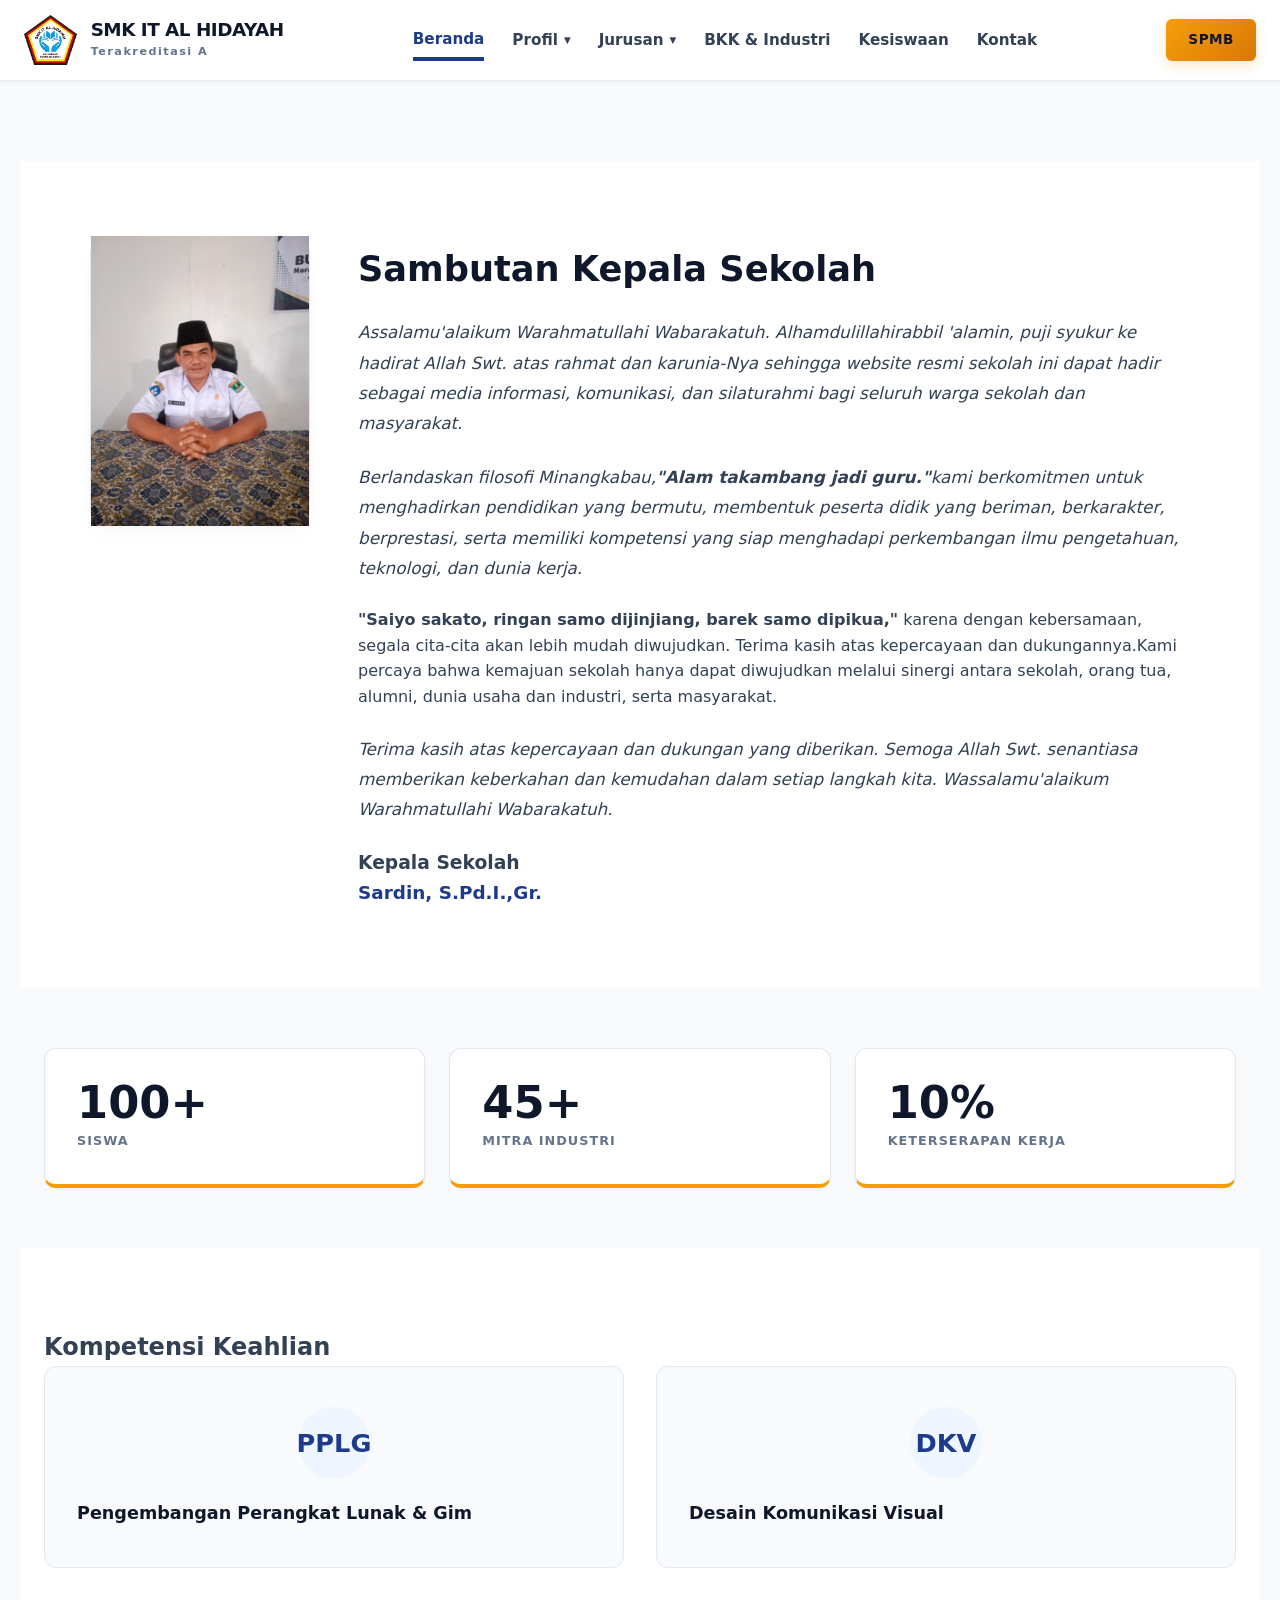
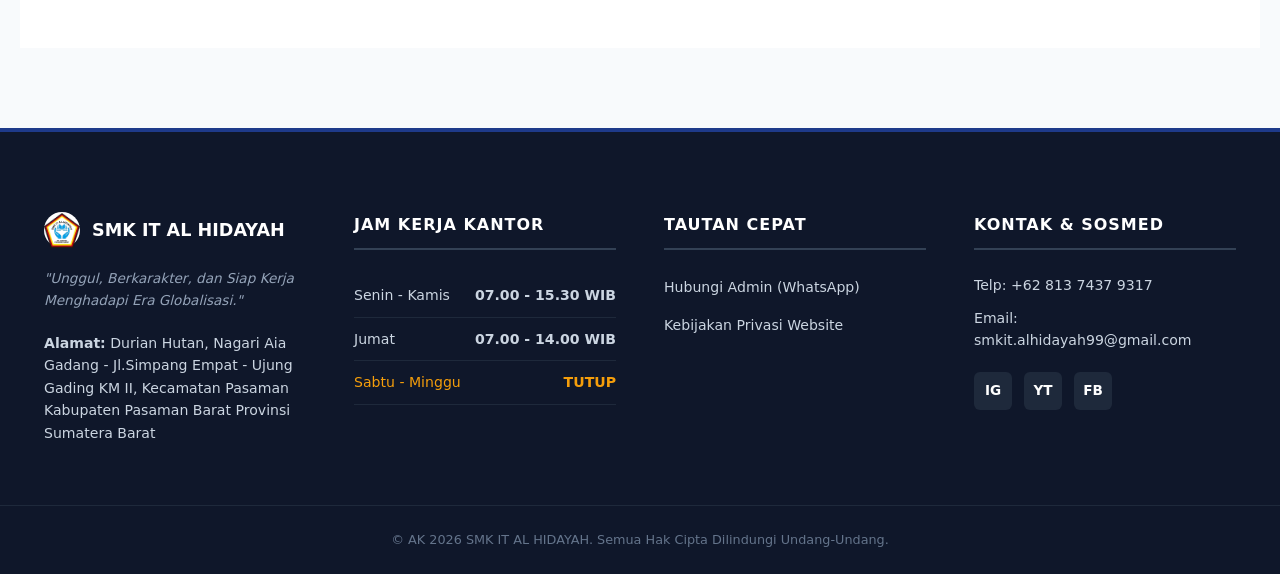
<file: index.html>
<!DOCTYPE html>
<html lang="id">
<head>
    <meta charset="UTF-8">
    <meta name="viewport" content="width=device-width, initial-scale=1.0">
    <title>Website Resmi SMK IT AL HIDAYAH</title>
    <link rel="icon" type="image/png" href="assets/img/favicon.ico">
    <link rel="stylesheet" href="css/style.css">
</head>

<style>
        /* =========================================
           GAYA LED BAR BERJALAN (NEW)
           ========================================= */
        .led-top-bar {
            background: #0f172a; /* Latar gelap kontras */
            border-bottom: 2px solid #3b82f6; /* Garis neon biru */
            box-shadow: 0 2px 15px rgba(59, 130, 246, 0.4); /* Efek pendaran lampu */
            overflow: hidden;
            position: relative;
            z-index: 1000;
            padding: 8px 0;
            display: flex;
            align-items: center;
        }

        /* Teks Berjalan Khas LED Marquee */
        .led-marquee-text {
            display: inline-block;
            white-space: nowrap;
            padding-left: 100%;
            animation: led-scroll 25s linear infinite;
            font-family: 'Courier New', Courier, monospace; /* Font digital style */
            font-size: 0.85rem;
            font-weight: 700;
            letter-spacing: 1px;
            text-transform: uppercase;
        }

        /* Variasi Warna Warni Lampu LED Neon */
        .led-text-blue { color: #3b82f6; text-shadow: 0 0 8px #3b82f6; }
        .led-text-amber { color: #f59e0b; text-shadow: 0 0 8px #f59e0b; }
        .led-text-emerald { color: #10b981; text-shadow: 0 0 8px #10b981; }

        /* Animasi Pergeseran LED dari Kanan ke Kiri */
        @keyframes led-scroll {
            0% { transform: translate3d(0, 0, 0); }
            100% { transform: translate3d(-100%, 0, 0); }
        }

        /* Menyeimbangkan posisi header utama agar pas di bawah LED bar */
        .main-header {
            top: 0;
            position: relative;
        }

        /* =========================================
           GAYA ANIMASI KHUSUS BERANDA
           ========================================= */
        @keyframes float {
            0% { transform: translateY(0px); }
            50% { transform: translateY(-20px); }
            100% { transform: translateY(0px); }
        }
        .floating-element {
            animation: float 5s ease-in-out infinite;
        }

        @keyframes pulse {
            0% { box-shadow: 0 0 0 0 rgba(245, 158, 11, 0.7); }
            70% { box-shadow: 0 0 0 15px rgba(245, 158, 11, 0); }
            100% { box-shadow: 0 0 0 0 rgba(245, 158, 11, 0); }
        }
        .btn-pulse {
            animation: pulse 2s infinite;
        }

        .reveal {
            opacity: 0;
            transform: translateY(50px);
            transition: all 0.8s ease-out;
        }
        .reveal.active {
            opacity: 1;
            transform: translateY(0);
        }
        
        .delay-1 { transition-delay: 0.1s; }
        .delay-2 { transition-delay: 0.3s; }
        .delay-3 { transition-delay: 0.5s; }

        .hero-section {
            background: linear-gradient(135deg, var(--secondary) 0%, #1e293b 100%);
            color: #ffffff;
            padding: 80px 24px;
            text-align: center;
            overflow: hidden;
            position: relative;
        }

        .hero-content {
            max-width: 900px;
            margin: 0 auto;
            position: relative;
            z-index: 2;
        }

        .hero-title {
            font-size: 3rem;
            font-weight: 800;
            margin-bottom: 20px;
            line-height: 1.2;
        }
        
        .hero-title span {
            color: var(--accent);
        }

        .hero-desc {
            font-size: 1.1rem;
            color: #cbd5e1;
            margin-bottom: 40px;
            line-height: 1.6;
            max-width: 700px;
            margin-left: auto;
            margin-right: auto;
        }

        .hero-buttons {
            display: flex;
            gap: 16px;
            justify-content: center;
            flex-wrap: wrap;
        }

        .btn-primary {
            background-color: var(--accent);
            color: var(--secondary);
            padding: 14px 32px;
            border-radius: var(--radius-sm);
            font-weight: 700;
            text-decoration: none;
            transition: var(--transition-smooth);
        }

        .btn-outline {
            background-color: transparent;
            color: #ffffff;
            border: 2px solid #ffffff;
            padding: 12px 32px;
            border-radius: var(--radius-sm);
            font-weight: 700;
            text-decoration: none;
            transition: var(--transition-smooth);
        }

        .btn-outline:hover {
            background-color: #ffffff;
            color: var(--secondary);
        }

        .hero-decoration {
            position: absolute;
            width: 300px;
            height: 300px;
            background: radial-gradient(circle, rgba(59,130,246,0.2) 0%, rgba(255,255,255,0) 70%);
            border-radius: 50%;
            top: -50px;
            right: -50px;
            z-index: 1;
        }

        .home-section {
            padding: 80px 24px;
            max-width: 1240px;
            margin: 0 auto;
            text-align: center;
        }

        .jurusan-grid {
            display: grid;
            grid-template-columns: repeat(auto-fit, minmax(300px, 1fr));
            gap: 32px;
            margin-top: 40px;
        }

        .jurusan-card {
            background: #ffffff;
            border: 1px solid #e2e8f0;
            border-radius: var(--radius-md);
            padding: 40px 24px;
            box-shadow: var(--shadow-sm);
            transition: transform 0.3s ease, box-shadow 0.3s ease;
        }

        .jurusan-card:hover {
            transform: translateY(-10px);
            box-shadow: var(--shadow-lg);
            border-color: var(--primary-light);
        }

        .icon-jurusan {
            font-size: 3rem;
            margin-bottom: 20px;
            display: inline-block;
        }

        .jurusan-card h3 {
            color: var(--secondary);
            margin-bottom: 12px;
            font-size: 1.4rem;
        }

        .jurusan-card p {
            color: var(--text-main);
            font-size: 0.95rem;
            line-height: 1.6;
        }
    </style>

<body>

    <header class="main-header">
        <div class="header-container">
            
            <div class="logo-section">
              <img src="assets/img/logo-smk.png" alt="Logo SMK IT AL HIDAYAH" style="height: 50px; width: auto; object-fit: contain;">
                <div class="logo-text">
                    <span class="school-name">SMK IT AL HIDAYAH</span>
                    <span class="school-tag">Terakreditasi <b>A</b></span>
                </div>
            </div>

            <nav class="desktop-nav">
                <a href="index.html" class="nav-link active">Beranda</a>
                
                <div class="dropdown">
                    <button class="dropdown-btn">
                        Profil
                        <span class="arrow-icon">▼</span>
                    </button>
                    <div class="dropdown-content">
                        <a href="visi-misi.html">Visi & Misi</a>
                        <a href="manajemen.html">Manajemen Sekolah</a>
                        <a href="fasilitas.html">Fasilitas</a>
                    </div>
                </div>

                <div class="dropdown">
                    <button class="dropdown-btn">
                        Jurusan
                        <span class="arrow-icon">▼</span>
                    </button>
                    <div class="dropdown-content">
                        <a href="rpl.html">Pengembangan Perangkat Lunak & Gim</a>
                        <a href="dkv.html">Desain Komunikasi Visual</a>
                    </div>
                </div>

                <a href="bkk.html" class="nav-link">BKK & Industri</a>
                <a href="kesiswaan.html" class="nav-link">Kesiswaan</a>
                <a href="kontak.html" class="nav-link">Kontak</a>
            </nav>

            <div class="action-section">
                <a href="spmb.html" class="btn-ppdb">SPMB</a>
                <button id="hamburger-btn" class="hamburger-btn" aria-label="Buka Menu">☰</button>
            </div>

        </div>

        <div id="mobile-overlay" class="mobile-overlay">
            <div id="mobile-menu-container" class="mobile-menu-container">
                <div class="mobile-menu-header">
                    <h3>Menu Navigasi</h3>
                    <button id="close-btn" class="close-btn">&times;</button>
                </div>

                <nav class="mobile-nav">
                    <a href="index.html" class="mobile-link active">Beranda</a>
                    
                    <div class="accordion">
                        <button onclick="toggleAccordion('mob-profil')" class="accordion-btn">
                            Profil Sekolah <span>▼</span>
                        </button>
                        <div id="mob-profil" class="accordion-content">
                            <a href="visi-misi.html">Visi & Misi</a>
                            <a href="manajemen.html">Manajemen</a>
                            <a href="fasilitas.html">Fasilitas</a>
                        </div>
                    </div>

                    <div class="accordion">
                        <button onclick="toggleAccordion('mob-jurusan')" class="accordion-btn">
                            Kompetensi Keahlian <span>▼</span>
                        </button>
                        <div id="mob-jurusan" class="accordion-content">
                            <a href="rpl.html">Pengembangan Perangkat Lunak & Gim</a>
                            <a href="dkv.html">Desain Komunikasi Visual</a>
                        </div>
                    </div>

                    <a href="bkk.html" class="mobile-link">BKK & Industri</a>
                    <a href="kesiswaan.html" class="mobile-link">Kesiswaan</a>
                    <a href="kontak.html" class="mobile-link">Kontak</a>
                </nav>
                <div class="mobile-menu-footer">
                    &copy; AK 2026 SMK IT AL HIDAYAH.
                </div>
            </div>
        </div>
    </header>

   <main class="main-content">
    <section class="welcome-section">
        <div class="welcome-container">
            <div class="kepsek-photo"><img src="assets/img/foto-kepsek.png" alt="assets/img/foto-kepsek.png"></div>
            <div class="welcome-text">
                <h2>Sambutan Kepala Sekolah</h2>
                <p>Assalamu'alaikum Warahmatullahi Wabarakatuh. Alhamdulillahirabbil 'alamin, puji syukur ke hadirat Allah Swt. 
                atas rahmat dan karunia-Nya sehingga website resmi sekolah ini dapat hadir sebagai media informasi, komunikasi, dan silaturahmi bagi seluruh warga sekolah dan masyarakat.
                <p>Berlandaskan filosofi Minangkabau,<b>"Alam takambang jadi guru."</b>kami berkomitmen untuk menghadirkan pendidikan yang bermutu, membentuk peserta didik yang beriman, berkarakter, berprestasi, serta memiliki kompetensi yang siap menghadapi perkembangan ilmu pengetahuan, teknologi, dan dunia kerja.</p>
                <b>"Saiyo sakato, ringan samo dijinjiang, barek samo dipikua,"</b> karena dengan kebersamaan, segala cita-cita akan lebih mudah diwujudkan.
                Terima kasih atas kepercayaan dan dukungannya.Kami percaya bahwa kemajuan sekolah hanya dapat diwujudkan melalui sinergi antara sekolah, orang tua, alumni, dunia usaha dan industri, serta masyarakat.</p>
                <p>Terima kasih atas kepercayaan dan dukungan yang diberikan. Semoga Allah Swt. senantiasa memberikan keberkahan dan kemudahan dalam setiap langkah kita.
                    Wassalamu'alaikum Warahmatullahi Wabarakatuh.</p>
                <h3>Kepala Sekolah</h3>
                <h4>Sardin, S.Pd.I.,Gr.</h4>
            </div>
        </div>
    </section>

    <section class="stats-section">
        <div class="stat-box"><h3>100+</h3><p>Siswa</p></div>
        <div class="stat-box"><h3>45+</h3><p>Mitra Industri</p></div>
        <div class="stat-box"><h3>10%</h3><p>Keterserapan Kerja</p></div>
    </section>

    <section class="programs-section">
        <h2>Kompetensi Keahlian</h2>
        <div class="program-grid">
            <div class="program-card"><h3>PPLG</h3><p>Pengembangan Perangkat Lunak & Gim</p></div>
            <div class="program-card"><h3>DKV</h3><p>Desain Komunikasi Visual</p></div>
        </div>
    </section>

</main>

    <footer class="main-footer">
        <div class="footer-container">
            
            <div class="footer-col">
                <div class="footer-logo">
                    <div class="logo-circle-white"><img src="assets/img/logo-smk.png" alt="Logo SMK IT AL HIDAYAH" style="height: 50px; width: auto; object-fit: contain;"></div>
                    <span class="footer-school-name">SMK IT AL HIDAYAH</span>
                </div>
                <p class="footer-tagline">"Unggul, Berkarakter, dan Siap Kerja Menghadapi Era Globalisasi."</p>
                <p class="footer-address"><strong>Alamat:</strong> Durian Hutan, Nagari Aia Gadang - Jl.Simpang Empat - Ujung Gading KM II, Kecamatan Pasaman Kabupaten Pasaman Barat Provinsi Sumatera Barat</p>
            </div>

            <div class="footer-col">
                <h3>Jam Kerja Kantor</h3>
                <ul class="work-hours">
                    <li><span>Senin - Kamis</span> <strong>07.00 - 15.30 WIB</strong></li>
                    <li><span>Jumat</span> <strong>07.00 - 14.00 WIB</strong></li>
                    <li class="closed"><span>Sabtu - Minggu</span> <strong>TUTUP</strong></li>
                </ul>
            </div>

            <div class="footer-col">
                <h3>Tautan Cepat</h3>
                <ul class="quick-links">
                    <li><a href="https://wa.me/6281374379317" target="_blank">Hubungi Admin (WhatsApp)</a></li>
                    <li><a href="kebijakan-privasi.html">Kebijakan Privasi Website</a></li>
                </ul>
            </div>

            <div class="footer-col">
                <h3>Kontak & Sosmed</h3>
                <p class="contact-info">Telp: +62 813 7437 9317</p>
                <p class="contact-info">Email:  smkit.alhidayah99@gmail.com</p>
                <div class="social-icons">
                    <a href="https://www.instagram.com/smk_it_alhidayah?igsh=bGRteWhrNG1raTM=" class="icon icon-instagram" title="Instagram">IG</a>
                    <a href="https://youtube.com/@smkitalhidayahchannel?si=zrxQ-snzoZX2y5XV" class="icon icon-youtube" title="YouTube">YT</a>
                    <a href="https://www.facebook.com/share/g/1BqvajJhxG/?mibextid=wwXIfr" class="icon icon-facebook" title="Facebook">FB</a>
                </div>
            </div>

        </div>

        <div class="footer-bottom">
            <p>&copy; AK 2026 SMK IT AL HIDAYAH. Semua Hak Cipta Dilindungi Undang-Undang.</p>
        </div>
    </footer>

    <script>
        const hamburgerBtn = document.getElementById('hamburger-btn');
        const closeBtn = document.getElementById('close-btn');
        const mobileOverlay = document.getElementById('mobile-overlay');
        const mobileMenuContainer = document.getElementById('mobile-menu-container');

        function openMenu() {
            mobileOverlay.classList.add('show');
            mobileMenuContainer.classList.add('open');
            document.body.style.overflow = 'hidden'; // Kunci scroll layar
        }

        function closeMenu() {
            mobileOverlay.classList.remove('show');
            mobileMenuContainer.classList.remove('open');
            document.body.style.overflow = ''; // Aktifkan scroll kembali
        }

        hamburgerBtn.addEventListener('click', openMenu);
        closeBtn.addEventListener('click', closeMenu);
        mobileOverlay.addEventListener('click', (e) => {
            if (e.target === mobileOverlay) closeMenu();
        });

        function toggleAccordion(id) {
            const content = document.getElementById(id);
            content.classList.toggle('show');
            
            // Animasi memutar panah penunjuk dropdown
            const btn = content.previousElementSibling;
            btn.classList.toggle('active');
        }
    </script>
</body>
</html>
</file>
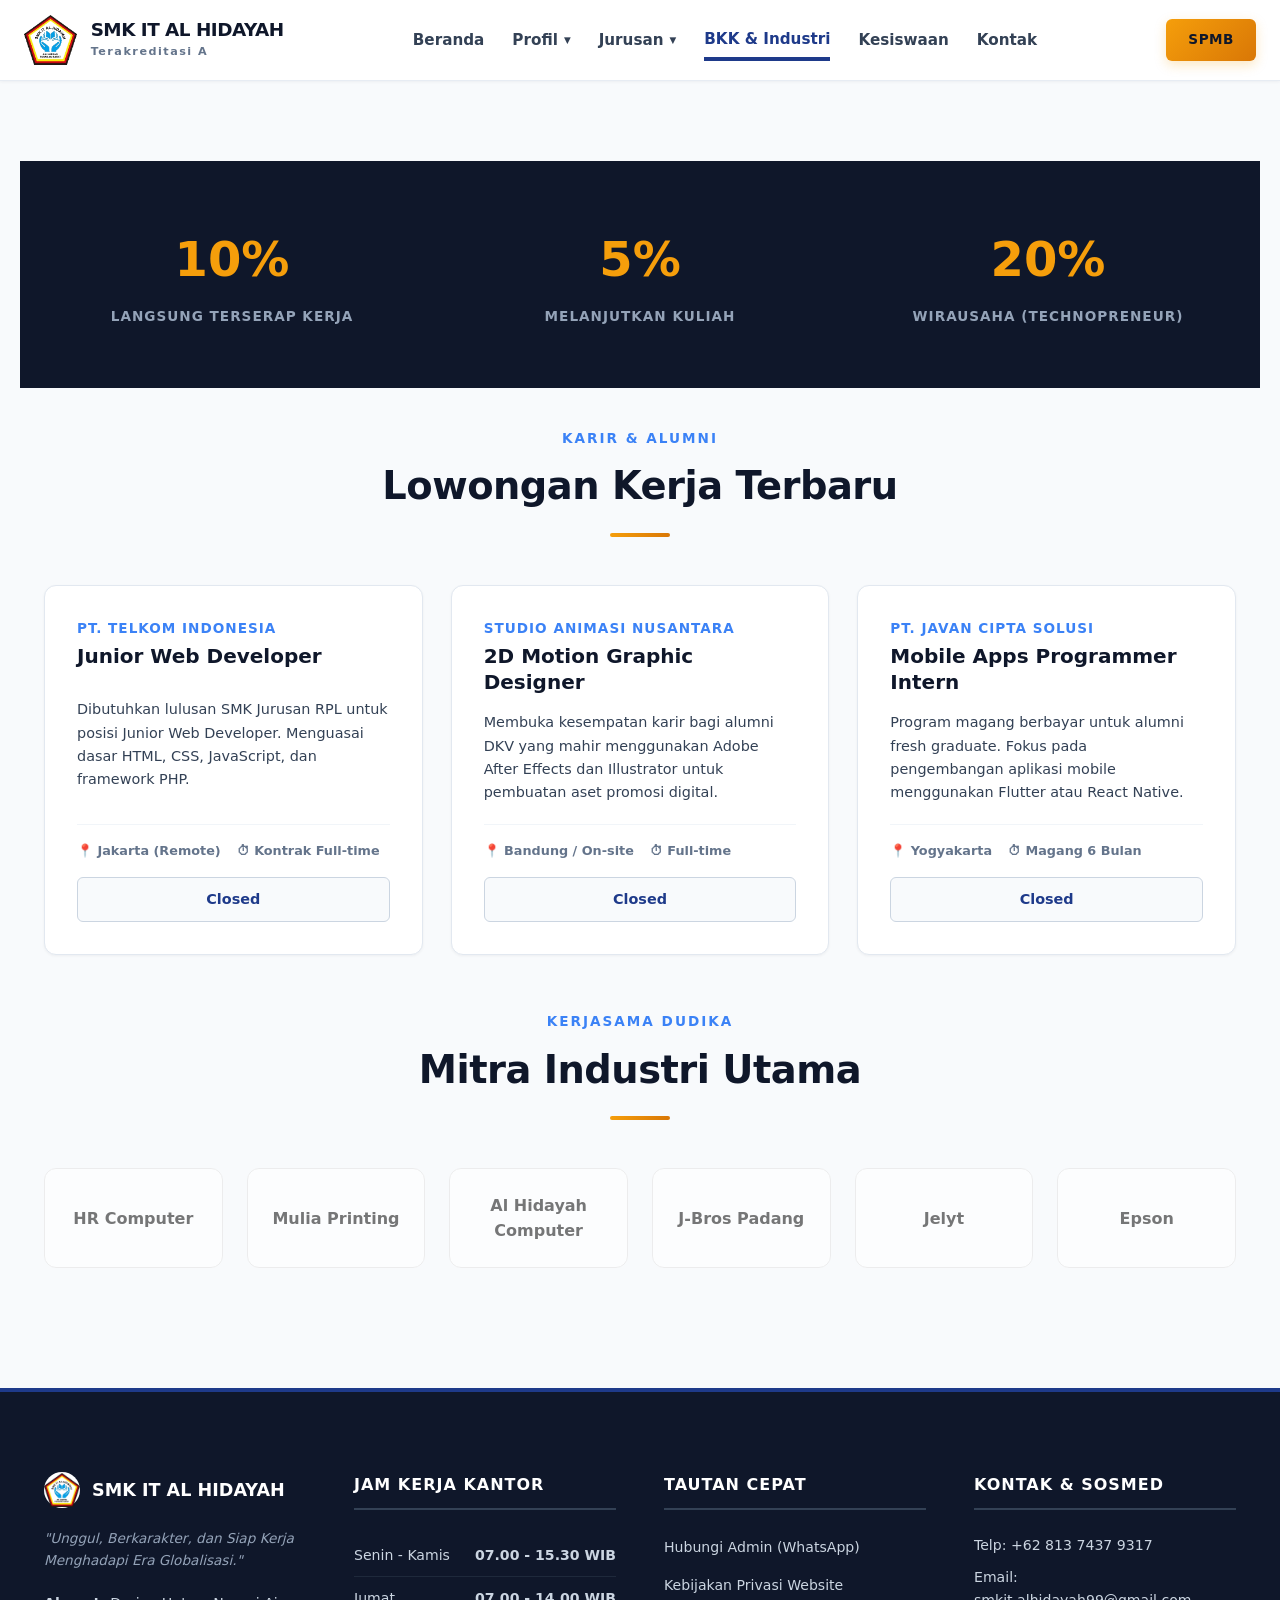
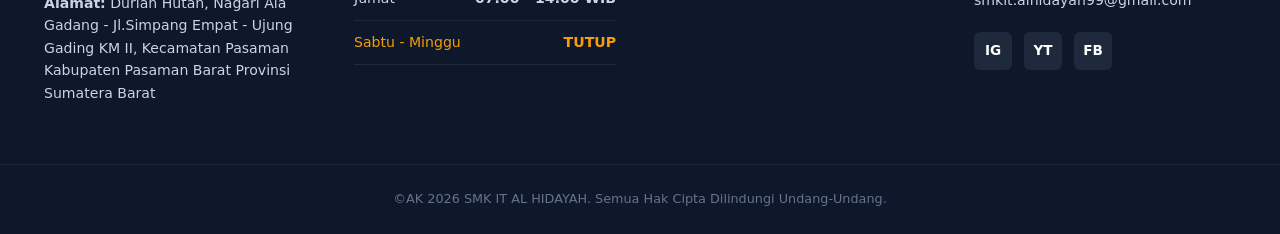
<file: bkk.html>
<!DOCTYPE html>
<html lang="id">
<head>
    <meta charset="UTF-8">
    <meta name="viewport" content="width=device-width, initial-scale=1.0">
    <title>BKK & Hubungan Industri - SMK IT AL HIDAYAH</title>
    <link rel="icon" type="image/png" href="assets/img/favicon.ico">
    <link rel="stylesheet" href="css/style.css">
    <style>
        /* Gaya lokal khusus untuk layout konten BKK & Mitra Industri */
        .bkk-section {
            max-width: 1240px;
            width: 100%;
            margin: 0 auto;
            padding: 40px 24px;
        }

        /* Grid Khusus Info Loker */
        .loker-grid {
            display: grid;
            grid-template-columns: repeat(auto-fit, minmax(320px, 1fr));
            gap: 28px;
            margin-bottom: 56px;
        }

        .loker-card {
            background-color: #ffffff;
            border-radius: var(--radius-md);
            border: 1px solid #e2e8f0;
            padding: 32px;
            text-align: left;
            display: flex;
            flex-direction: column;
            justify-content: space-between;
            box-shadow: var(--shadow-sm);
            transition: var(--transition-smooth);
        }

        .loker-card:hover {
            transform: translateY(-4px);
            box-shadow: var(--shadow-lg);
        }

        .loker-header {
            margin-bottom: 16px;
        }

        .company-name {
            color: var(--primary-light);
            font-size: 0.85rem;
            font-weight: 700;
            text-transform: uppercase;
            letter-spacing: 1px;
            display: block;
            margin-bottom: 4px;
        }

        .job-title {
            color: var(--secondary);
            font-size: 1.25rem;
            font-weight: 700;
            line-height: 1.3;
        }

        .job-details {
            font-size: 0.9rem;
            color: var(--text-main);
            margin-bottom: 20px;
            line-height: 1.6;
        }

        .job-meta {
            display: flex;
            gap: 16px;
            font-size: 0.8rem;
            color: var(--text-muted);
            font-weight: 600;
            border-top: 1px solid #f1f5f9;
            padding-top: 16px;
            margin-bottom: 16px;
        }

        .btn-loker {
            display: block;
            text-align: center;
            background-color: var(--bg-light);
            color: var(--primary);
            font-weight: 700;
            padding: 10px;
            border-radius: var(--radius-sm);
            font-size: 0.9rem;
            border: 1px solid #cbd5e1;
        }

        .loker-card:hover .btn-loker {
            background-color: var(--primary);
            color: #ffffff;
            border-color: var(--primary);
        }

        /* Grid Logo Industri */
        .industry-grid {
            display: grid;
            grid-template-columns: repeat(auto-fit, minmax(160px, 1fr));
            gap: 24px;
            align-items: center;
        }

        .industry-box {
            background-color: #ffffff;
            border: 1px solid #e2e8f0;
            border-radius: var(--radius-md);
            height: 100px;
            display: flex;
            align-items: center;
            justify-content: center;
            padding: 16px;
            filter: grayscale(100%);
            opacity: 0.7;
            transition: var(--transition-smooth);
        }

        .industry-box:hover {
            filter: grayscale(0%);
            opacity: 1;
            box-shadow: var(--shadow-sm);
            border-color: #cbd5e1;
        }
    </style>
</head>
<body>

    <header class="main-header">
        <div class="header-container">
            <div class="logo-section">
                <img src="assets/img/logo-smk.png" alt="Logo SMK IT AL HIDAYAH" style="height: 50px; width: auto; object-fit: contain;">
                <div class="logo-text">
                    <span class="school-name">SMK IT AL HIDAYAH</span>
                    <span class="school-tag">Terakreditasi <b>A</b></span>
                </div>
            </div>

            <nav class="desktop-nav">
                <a href="index.html" class="nav-link">Beranda</a>
                <div class="dropdown">
                    <button class="dropdown-btn">
                        Profil <span class="arrow-icon">▼</span>
                    </button>
                    <div class="dropdown-content">
                        <a href="visi-misi.html">Visi & Misi</a>
                        <a href="manajemen.html">Manajemen Sekolah</a>
                        <a href="fasilitas.html">Fasilitas</a>
                    </div>
                </div>
                <div class="dropdown">
                    <button class="dropdown-btn">
                        Jurusan <span class="arrow-icon">▼</span>
                    </button>
                    <div class="dropdown-content">
                        <a href="rpl.html">Pengembangan Perangkat Lunak & Gim</a>
                        <a href="dkv.html">Desain Komunikasi Visual</a>
                    </div>
                </div>
                <a href="bkk.html" class="nav-link active">BKK & Industri</a>
                <a href="kesiswaan.html" class="nav-link">Kesiswaan</a>
                <a href="kontak.html" class="nav-link">Kontak</a>
            </nav>

            <div class="action-section">
                <a href="spmb.html" class="btn-ppdb">SPMB</a>
                <button id="hamburger-btn" class="hamburger-btn" aria-label="Buka Menu">☰</button>
            </div>
        </div>

        <div id="mobile-overlay" class="mobile-overlay">
            <div id="mobile-menu-container" class="mobile-menu-container">
                <div class="mobile-menu-header">
                    <h3>Menu Navigasi</h3>
                    <button id="close-btn" class="close-btn">&times;</button>
                </div>
                <nav class="mobile-nav">
                    <a href="index.html" class="mobile-link">Beranda</a>
                    <div class="accordion">
                        <button onclick="toggleAccordion('mob-profil')" class="accordion-btn">
                            Profil Sekolah <span>▼</span>
                        </button>
                        <div id="mob-profil" class="accordion-content">
                            <a href="visi-misi.html">Visi & Misi</a>
                            <a href="manajemen.html">Manajemen</a>
                            <a href="fasilitas.html">Fasilitas</a>
                        </div>
                    </div>
                    <div class="accordion">
                        <button onclick="toggleAccordion('mob-jurusan')" class="accordion-btn">
                            Kompetensi Keahlian <span>▼</span>
                        </button>
                        <div id="mob-jurusan" class="accordion-content">
                            <a href="rpl.html">Pengembangan Perangkat Lunak & Gim</a>
                            <a href="dkv.html">Desain Komunikasi Visual</a>
                        </div>
                    </div>
                    <a href="bkk.html" class="mobile-link" style="color: var(--primary); font-weight: 600;">BKK & Industri</a>
                    <a href="kesiswaan.html" class="mobile-link">Kesiswaan</a>
                    <a href="kontak.html" class="mobile-link">Kontak</a>
                </nav>
                <div class="mobile-menu-footer">&copy; AK 2026 SMK IT AL HIDAYAH.</div>
            </div>
        </div>
    </header>

    <main class="main-content">
        
        <section class="stats-section" style="background-color: var(--secondary); color: #ffffff; padding: 60px 24px; max-width: 100%;">
            <div style="max-width: 1240px; margin: 0 auto; width: 100%; display: grid; grid-template-columns: repeat(auto-fit, minmax(240px, 1fr)); gap: 32px; text-align: center;">
                <div>
                    <h2 style="font-size: 3rem; font-weight: 800; color: var(--accent);">10%</h2>
                    <p style="font-size: 0.85rem; font-weight: 700; letter-spacing: 1px; color: #94a3b8; text-transform: uppercase; margin-top: 8px;">Langsung Terserap Kerja</p>
                </div>
                <div>
                    <h2 style="font-size: 3rem; font-weight: 800; color: var(--accent);">5%</h2>
                    <p style="font-size: 0.85rem; font-weight: 700; letter-spacing: 1px; color: #94a3b8; text-transform: uppercase; margin-top: 8px;">Melanjutkan Kuliah</p>
                </div>
                <div>
                    <h2 style="font-size: 3rem; font-weight: 800; color: var(--accent);">20%</h2>
                    <p style="font-size: 0.85rem; font-weight: 700; letter-spacing: 1px; color: #94a3b8; text-transform: uppercase; margin-top: 8px;">Wirausaha (Technopreneur)</p>
                </div>
            </div>
        </section>

        <section class="bkk-section text-center">
            
            <div class="page-header">
                <span class="sub-title">Karir & Alumni</span>
                <h1 class="main-title">Lowongan Kerja Terbaru</h1>
                <div class="title-line"></div>
            </div>

            <div class="loker-grid">
                
                <div class="loker-card">
                    <div class="loker-header">
                        <span class="company-name">PT. Telkom Indonesia</span>
                        <h3 class="job-title">Junior Web Developer</h3>
                    </div>
                    <p class="job-details">Dibutuhkan lulusan SMK Jurusan RPL untuk posisi Junior Web Developer. Menguasai dasar HTML, CSS, JavaScript, dan framework PHP.</p>
                    <div>
                        <div class="job-meta">
                            <span>📍 Jakarta (Remote)</span>
                            <span>⏱ Kontrak Full-time</span>
                        </div>
                        <a href="#" class="btn-loker">Closed</a>
                    </div>
                </div>

                <div class="loker-card">
                    <div class="loker-header">
                        <span class="company-name">Studio Animasi Nusantara</span>
                        <h3 class="job-title">2D Motion Graphic Designer</h3>
                    </div>
                    <p class="job-details">Membuka kesempatan karir bagi alumni DKV yang mahir menggunakan Adobe After Effects dan Illustrator untuk pembuatan aset promosi digital.</p>
                    <div>
                        <div class="job-meta">
                            <span>📍 Bandung / On-site</span>
                            <span>⏱ Full-time</span>
                        </div>
                        <a href="#" class="btn-loker">Closed</a>
                    </div>
                </div>

                <div class="loker-card">
                    <div class="loker-header">
                        <span class="company-name">PT. Javan Cipta Solusi</span>
                        <h3 class="job-title">Mobile Apps Programmer Intern</h3>
                    </div>
                    <p class="job-details">Program magang berbayar untuk alumni fresh graduate. Fokus pada pengembangan aplikasi mobile menggunakan Flutter atau React Native.</p>
                    <div>
                        <div class="job-meta">
                            <span>📍 Yogyakarta</span>
                            <span>⏱ Magang 6 Bulan</span>
                        </div>
                        <a href="#" class="btn-loker">Closed</a>
                    </div>
                </div>

            </div>

            <div class="page-header" style="margin-top: 20px;">
                <span class="sub-title">Kerjasama DUDIKA</span>
                <h1 class="main-title">Mitra Industri Utama</h1>
                <div class="title-line"></div>
            </div>

            <div class="industry-grid">
                <div class="industry-box"><strong>HR Computer</strong></div>
                <div class="industry-box"><strong>Mulia Printing</strong></div>
                <div class="industry-box"><strong>Al Hidayah Computer</strong></div>
                <div class="industry-box"><strong>J-Bros Padang</strong></div>
                <div class="industry-box"><strong>Jelyt</strong></div>
                <div class="industry-box"><strong>Epson</strong></div>
            </div>

        </section>
    </main>

    <footer class="main-footer">
        <div class="footer-container">
            <div class="footer-col">
                <div class="footer-logo">
                    <div class="logo-circle-white"><img src="assets/img/logo-smk.png" alt="Logo SMK IT AL HIDAYAH" style="height: 50px; width: auto; object-fit: contain;"></div>
                    <span class="footer-school-name">SMK IT AL HIDAYAH</span>
                </div>
                <p class="footer-tagline">"Unggul, Berkarakter, dan Siap Kerja Menghadapi Era Globalisasi."</p>
                <p class="footer-address"><strong>Alamat:</strong> Durian Hutan, Nagari Aia Gadang - Jl.Simpang Empat - Ujung Gading KM II, Kecamatan Pasaman Kabupaten Pasaman Barat Provinsi Sumatera Barat</p>
            </div>

            <div class="footer-col">
                <h3>Jam Kerja Kantor</h3>
                <ul class="work-hours">
                    <li><span>Senin - Kamis</span> <strong>07.00 - 15.30 WIB</strong></li>
                    <li><span>Jumat</span> <strong>07.00 - 14.00 WIB</strong></li>
                    <li class="closed"><span>Sabtu - Minggu</span> <strong>TUTUP</strong></li>
                </ul>
            </div>

            <div class="footer-col">
                <h3>Tautan Cepat</h3>
                <ul class="quick-links">
                    <li><a href="kontak.html">Hubungi Admin (WhatsApp)</a></li>
                    <li><a href="kebijakan-privasi.html">Kebijakan Privasi Website</a></li>
                </ul>
            </div>

            <div class="footer-col">
                <h3>Kontak & Sosmed</h3>
                <p class="contact-info">Telp: +62 813 7437 9317</p>
                <p class="contact-info">Email: smkit.alhidayah99@gmail.com</p>
                <div class="social-icons">
                    <a href="https://www.instagram.com/smk_it_alhidayah?igsh=bGRteWhrNG1raTM=" class="icon icon-instagram" title="Instagram">IG</a>
                    <a href="https://youtube.com/@smkitalhidayahchannel?si=zrxQ-snzoZX2y5XV" class="icon icon-youtube" title="YouTube">YT</a>
                    <a href="https://www.facebook.com/share/g/1BqvajJhxG/?mibextid=wwXIfr" class="icon icon-facebook" title="Facebook">FB</a>
                </div>
            </div>
        </div>
        <div class="footer-bottom">
            <p>&copy;AK 2026 SMK IT AL HIDAYAH. Semua Hak Cipta Dilindungi Undang-Undang.</p>
        </div>
    </footer>

    <script>
        const hamburgerBtn = document.getElementById('hamburger-btn');
        const closeBtn = document.getElementById('close-btn');
        const mobileOverlay = document.getElementById('mobile-overlay');
        const mobileMenuContainer = document.getElementById('mobile-menu-container');

        function openMenu() {
            mobileOverlay.classList.add('show');
            mobileMenuContainer.classList.add('open');
            document.body.style.overflow = 'hidden';
        }

        function closeMenu() {
            mobileOverlay.classList.remove('show');
            mobileMenuContainer.classList.remove('open');
            document.body.style.overflow = '';
        }

        hamburgerBtn.addEventListener('click', openMenu);
        closeBtn.addEventListener('click', closeMenu);
        mobileOverlay.addEventListener('click', (e) => { if (e.target === mobileOverlay) closeMenu(); });

        function toggleAccordion(id) {
            const content = document.getElementById(id);
            content.classList.toggle('show');
            const btn = content.previousElementSibling;
            btn.classList.toggle('active');
        }
    </script>
</body>
</html>
</file>
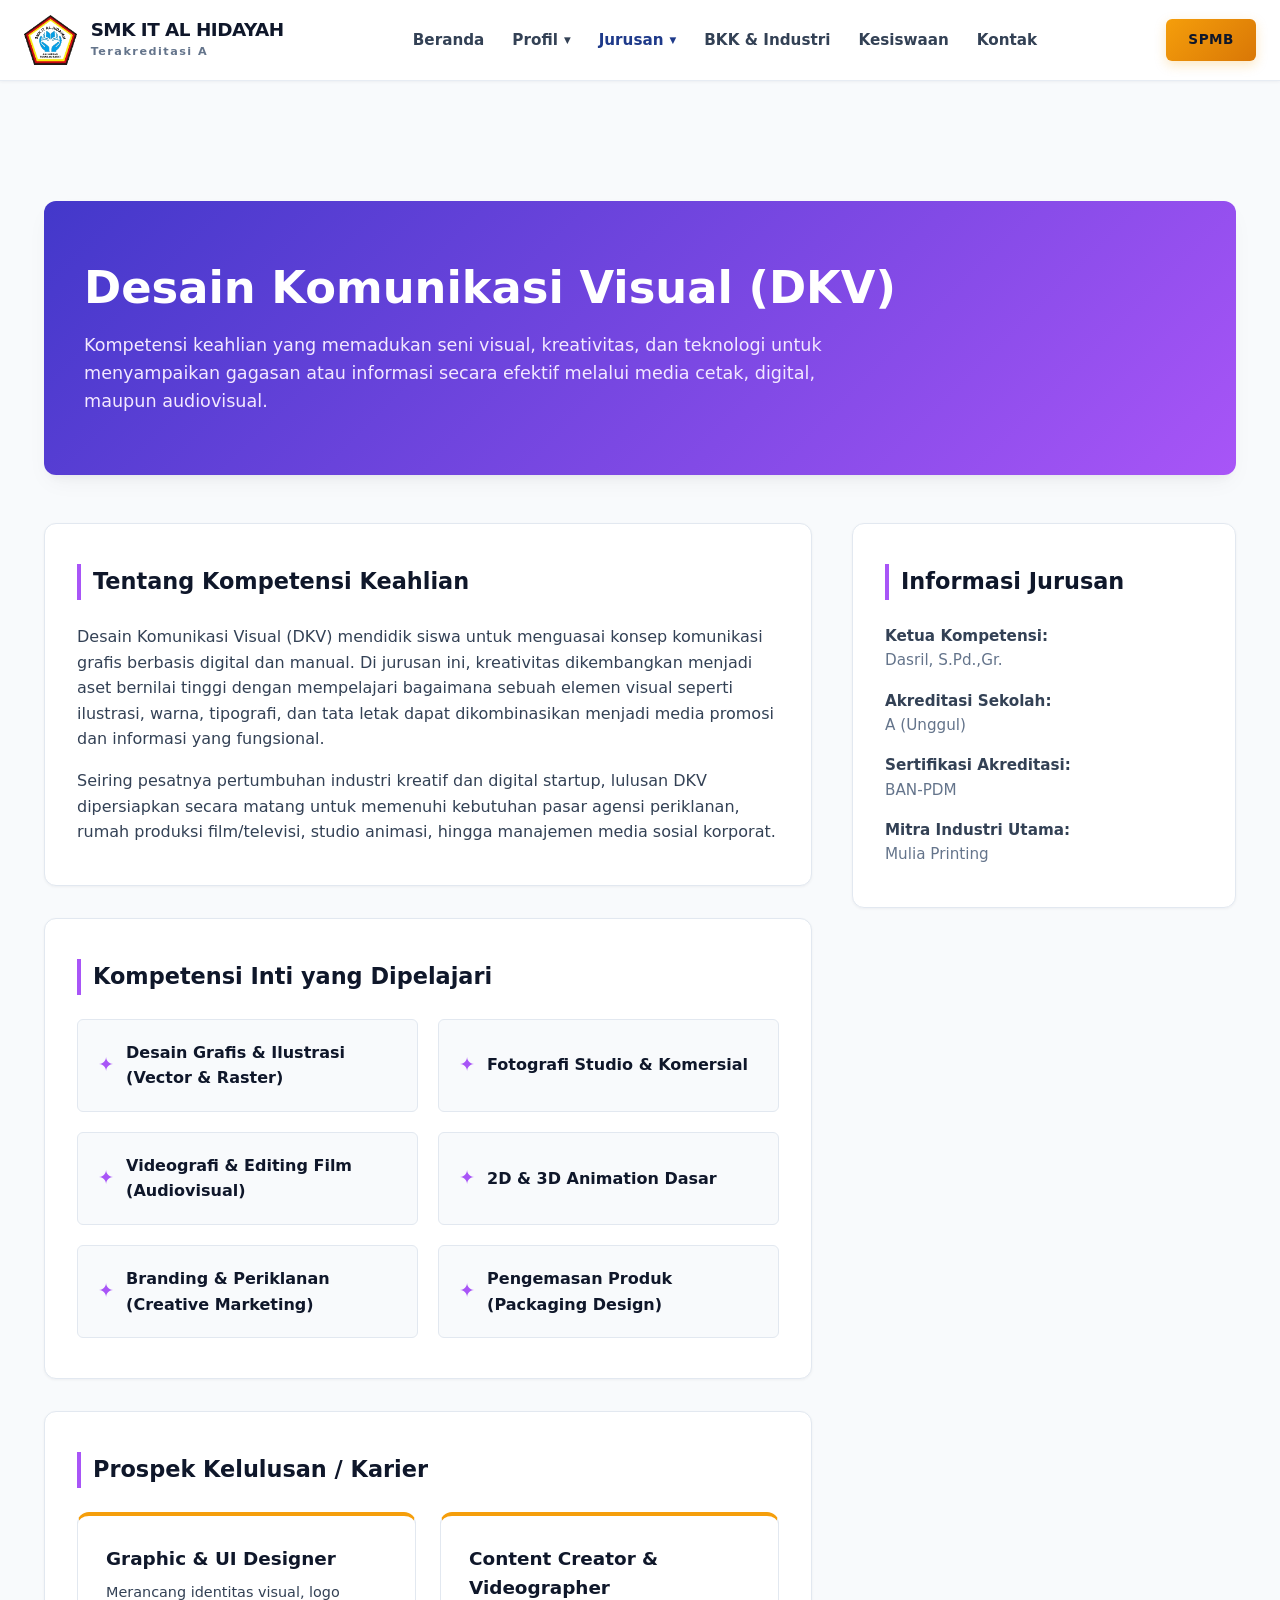
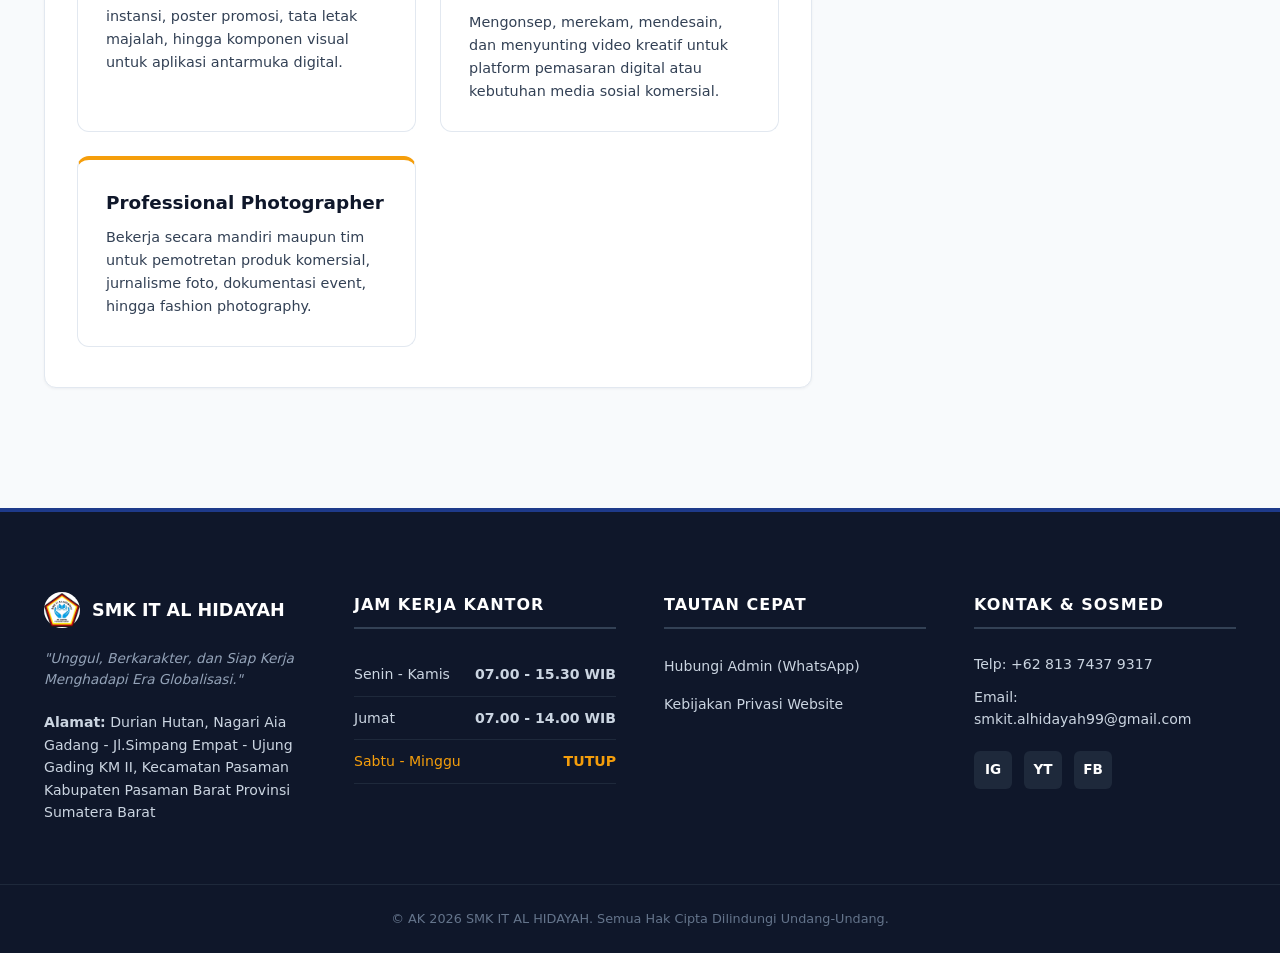
<file: dkv.html>
<!DOCTYPE html>
<html lang="id">
<head>
    <meta charset="UTF-8">
    <meta name="viewport" content="width=device-width, initial-scale=1.0">
    <title>Desain Komunikasi Visual - SMK IT AL HIDAYAH</title>
    <link rel="icon" type="image/png" href="assets/img/favicon.ico">
    <link rel="stylesheet" href="css/style.css">
    <style>
        /* Dokumentasi gaya lokal khusus halaman jurusan DKV */
        .jurusan-section {
            max-width: 1240px;
            width: 100%;
            margin: 0 auto;
            padding: 40px 24px;
        }
        
        /* Banner Detail Jurusan DKV (Menggunakan gradien bernuansa kreatif/artistic) */
        .jurusan-hero {
            background: linear-gradient(135deg, #4338ca, #a855f7);
            color: #ffffff;
            padding: 60px 40px;
            border-radius: var(--radius-md);
            text-align: left;
            margin-bottom: 48px;
            box-shadow: var(--shadow-md);
            display: flex;
            flex-direction: column;
            gap: 16px;
        }
        .jurusan-hero h2 {
            font-size: clamp(1.8rem, 4vw, 2.8rem);
            font-weight: 800;
            line-height: 1.2;
        }
        .jurusan-hero p {
            color: #f3e8ff;
            font-size: 1.1rem;
            max-width: 800px;
        }

        /* Layout Grid Konten */
        .jurusan-grid {
            display: grid;
            grid-template-columns: 1fr;
            gap: 40px;
        }

        .section-box {
            background-color: #ffffff;
            padding: 40px 32px;
            border-radius: var(--radius-md);
            border: 1px solid #e2e8f0;
            box-shadow: var(--shadow-sm);
        }

        .section-box h3 {
            color: var(--secondary);
            font-size: 1.4rem;
            font-weight: 700;
            margin-bottom: 24px;
            border-left: 4px solid #a855f7; /* Aksen ungu kreatif untuk DKV */
            padding-left: 12px;
            text-align: left;
        }

        /* List Kompetensi / Materi Terstruktur */
        .skills-grid {
            display: grid;
            grid-template-columns: repeat(auto-fit, minmax(240px, 1fr));
            gap: 20px;
        }
        .skill-item {
            background-color: var(--bg-light);
            padding: 20px;
            border-radius: var(--radius-sm);
            border: 1px solid #e2e8f0;
            text-align: left;
            display: flex;
            align-items: center;
            gap: 12px;
            font-weight: 600;
            color: var(--secondary);
        }
        .skill-item::before {
            content: "✦";
            color: #a855f7;
            font-weight: 900;
            font-size: 1.2rem;
        }

        /* Prospek Kerja Cards */
        .career-grid {
            display: grid;
            grid-template-columns: repeat(auto-fit, minmax(260px, 1fr));
            gap: 24px;
            margin-top: 20px;
        }
        .career-card {
            background-color: #ffffff;
            border: 1px solid #e2e8f0;
            padding: 28px;
            border-radius: var(--radius-md);
            text-align: left;
            border-top: 4px solid var(--accent);
            transition: var(--transition-smooth);
        }
        .career-card:hover {
            transform: translateY(-4px);
            box-shadow: var(--shadow-md);
        }
        .career-card h4 {
            color: var(--secondary);
            font-size: 1.15rem;
            margin-bottom: 8px;
            font-weight: 700;
        }
        .career-card p {
            color: var(--text-main);
            font-size: 0.9rem;
            line-height: 1.6;
        }

        @media (min-width: 992px) {
            .jurusan-grid {
                grid-template-columns: 2fr 1fr;
            }
            .sidebar-box {
                position: sticky;
                top: 100px;
            }
        }
    </style>
</head>
<body>

    <header class="main-header">
        <div class="header-container">
            <div class="logo-section">
                 <img src="assets/img/logo-smk.png" alt="Logo SMK IT AL HIDAYAH" style="height: 50px; width: auto; object-fit: contain;">
                <div class="logo-text">
                    <span class="school-name">SMK IT AL HIDAYAH</span>
                    <span class="school-tag">Terakreditasi <b>A</b></span>
                </div>
            </div>

            <nav class="desktop-nav">
                <a href="index.html" class="nav-link">Beranda</a>
                <div class="dropdown">
                    <button class="dropdown-btn">
                        Profil <span class="arrow-icon">▼</span>
                    </button>
                    <div class="dropdown-content">
                        <a href="visi-misi.html">Visi & Misi</a>
                        <a href="manajemen.html">Manajemen Sekolah</a>
                        <a href="fasilitas.html">Fasilitas</a>
                    </div>
                </div>
                <div class="dropdown">
                    <button class="dropdown-btn active-dropdown">
                        Jurusan <span class="arrow-icon">▼</span>
                    </button>
                    <div class="dropdown-content">
                        <a href="rpl.html">Pengembangan Perangkat Lunak & Gim</a>
                        <a href="dkv.html">Desain Komunikasi Visual</a>
                    </div>
                </div>
                <a href="bkk.html" class="nav-link">BKK & Industri</a>
                <a href="kesiswaan.html" class="nav-link">Kesiswaan</a>
                <a href="kontak.html" class="nav-link">Kontak</a>
            </nav>

            <div class="action-section">
                <a href="spmb.html" class="btn-ppdb">SPMB</a>
                <button id="hamburger-btn" class="hamburger-btn" aria-label="Buka Menu">☰</button>
            </div>
        </div>

        <div id="mobile-overlay" class="mobile-overlay">
            <div id="mobile-menu-container" class="mobile-menu-container">
                <div class="mobile-menu-header">
                    <h3>Menu Navigasi</h3>
                    <button id="close-btn" class="close-btn">&times;</button>
                </div>
                <nav class="mobile-nav">
                    <a href="index.html" class="mobile-link">Beranda</a>
                    <div class="accordion">
                        <button onclick="toggleAccordion('mob-profil')" class="accordion-btn">
                            Profil Sekolah <span>▼</span>
                        </button>
                        <div id="mob-profil" class="accordion-content">
                            <a href="visi-misi.html">Visi & Misi</a>
                            <a href="manajemen.html">Manajemen</a>
                            <a href="fasilitas.html">Fasilitas</a>
                        </div>
                    </div>
                    <div class="accordion">
                        <button onclick="toggleAccordion('mob-jurusan')" class="accordion-btn active">
                            Kompetensi Keahlian <span>▼</span>
                        </button>
                        <div id="mob-jurusan" class="accordion-content show">
                            <a href="rpl.html">Pengembangan Perangkat Lunak & Gim</a>
                            <a href="dkv.html" style="color: var(--primary); font-weight: 600;">Desain Komunikasi Visual</a>
                        </div>
                    </div>
                    <a href="bkk.html" class="mobile-link">BKK & Industri</a>
                    <a href="kesiswaan.html" class="mobile-link">Kesiswaan</a>
                    <a href="kontak.html" class="mobile-link">Kontak</a>
                </nav>
                <div class="mobile-menu-footer">&copy; AK 2026 SMK IT AL HIDAYAH.</div>
            </div>
        </div>
    </header>

    <main class="main-content">
        <section class="jurusan-section">
            
            <div class="jurusan-hero">
                <h2>Desain Komunikasi Visual (DKV)</h2>
                <p>Kompetensi keahlian yang memadukan seni visual, kreativitas, dan teknologi untuk menyampaikan gagasan atau informasi secara efektif melalui media cetak, digital, maupun audiovisual.</p>
            </div>

            <div class="jurusan-grid">
                
                <div class="main-info-col">
                    
                    <div class="section-box" style="margin-bottom: 32px;">
                        <h3>Tentang Kompetensi Keahlian</h3>
                        <p style="text-align: left; color: var(--text-main); margin-bottom: 16px;">
                            Desain Komunikasi Visual (DKV) mendidik siswa untuk menguasai konsep komunikasi grafis berbasis digital dan manual. Di jurusan ini, kreativitas dikembangkan menjadi aset bernilai tinggi dengan mempelajari bagaimana sebuah elemen visual seperti ilustrasi, warna, tipografi, dan tata letak dapat dikombinasikan menjadi media promosi dan informasi yang fungsional.
                        </p>
                        <p style="text-align: left; color: var(--text-main);">
                            Seiring pesatnya pertumbuhan industri kreatif dan digital startup, lulusan DKV dipersiapkan secara matang untuk memenuhi kebutuhan pasar agensi periklanan, rumah produksi film/televisi, studio animasi, hingga manajemen media sosial korporat.
                        </p>
                    </div>

                    <div class="section-box" style="margin-bottom: 32px;">
                        <h3>Kompetensi Inti yang Dipelajari</h3>
                        <div class="skills-grid">
                            <div class="skill-item">Desain Grafis & Ilustrasi (Vector & Raster)</div>
                            <div class="skill-item">Fotografi Studio & Komersial</div>
                            <div class="skill-item">Videografi & Editing Film (Audiovisual)</div>
                            <div class="skill-item">2D & 3D Animation Dasar</div>
                            <div class="skill-item">Branding & Periklanan (Creative Marketing)</div>
                            <div class="skill-item">Pengemasan Produk (Packaging Design)</div>
                        </div>
                    </div>

                    <div class="section-box">
                        <h3>Prospek Kelulusan / Karier</h3>
                        <div class="career-grid">
                            <div class="career-card">
                                <h4>Graphic & UI Designer</h4>
                                <p>Merancang identitas visual, logo instansi, poster promosi, tata letak majalah, hingga komponen visual untuk aplikasi antarmuka digital.</p>
                            </div>
                            <div class="career-card">
                                <h4>Content Creator & Videographer</h4>
                                <p>Mengonsep, merekam, mendesain, dan menyunting video kreatif untuk platform pemasaran digital atau kebutuhan media sosial komersial.</p>
                            </div>
                            <div class="career-card">
                                <h4>Professional Photographer</h4>
                                <p>Bekerja secara mandiri maupun tim untuk pemotretan produk komersial, jurnalisme foto, dokumentasi event, hingga fashion photography.</p>
                            </div>
                        </div>
                    </div>

                </div>

                <div class="sidebar-col">
                    <div class="section-box sidebar-box">
                        <h3>Informasi Jurusan</h3>
                        <ul style="text-align: left; display: flex; flex-direction: column; gap: 16px; font-size: 0.95rem;">
                            <li><strong>Ketua Kompetensi:</strong><br><span style="color: var(--text-muted);">Dasril, S.Pd.,Gr.</span></li>
                            <li><strong>Akreditasi Sekolah:</strong><br><span style="color: var(--text-muted);">A (Unggul)</span></li>
                            <li><strong>Sertifikasi Akreditasi:</strong><br><span style="color: var(--text-muted);">BAN-PDM</span></li>
                            <li><strong>Mitra Industri Utama:</strong><br><span style="color: var(--text-muted);">Mulia Printing</span></li>
                        </ul>
                    </div>
                </div>

            </div>

        </section>
    </main>

    <footer class="main-footer">
        <div class="footer-container">
            <div class="footer-col">
                <div class="footer-logo">
                    <div class="logo-circle-white"><img src="assets/img/logo-smk.png" alt="Logo SMK IT AL HIDAYAH" style="height: 50px; width: auto; object-fit: contain;"></div>
                    <span class="footer-school-name">SMK IT AL HIDAYAH</span>
                </div>
                <p class="footer-tagline">"Unggul, Berkarakter, dan Siap Kerja Menghadapi Era Globalisasi."</p>
                <p class="footer-address"><strong>Alamat:</strong> Durian Hutan, Nagari Aia Gadang - Jl.Simpang Empat - Ujung Gading KM II, Kecamatan Pasaman Kabupaten Pasaman Barat Provinsi Sumatera Barat</p>
            </div>

            <div class="footer-col">
                <h3>Jam Kerja Kantor</h3>
                <ul class="work-hours">
                    <li><span>Senin - Kamis</span> <strong>07.00 - 15.30 WIB</strong></li>
                    <li><span>Jumat</span> <strong>07.00 - 14.00 WIB</strong></li>
                    <li class="closed"><span>Sabtu - Minggu</span> <strong>TUTUP</strong></li>
                </ul>
            </div>

            <div class="footer-col">
                <h3>Tautan Cepat</h3>
                <ul class="quick-links">
                    <li><a href="kontak.html">Hubungi Admin (WhatsApp)</a></li>
                    <li><a href="kebijakan-privasi.html">Kebijakan Privasi Website</a></li>
                </ul>
            </div>

            <div class="footer-col">
                <h3>Kontak & Sosmed</h3>
                <p class="contact-info">Telp: +62 813 7437 9317</p>
                <p class="contact-info">Email: smkit.alhidayah99@gmail.com</p>
                <div class="social-icons">
                    <a href="https://www.instagram.com/smk_it_alhidayah?igsh=bGRteWhrNG1raTM=" class="icon icon-instagram" title="Instagram">IG</a>
                    <a href="https://youtube.com/@smkitalhidayahchannel?si=zrxQ-snzoZX2y5XV" class="icon icon-youtube" title="YouTube">YT</a>
                    <a href="https://www.facebook.com/share/g/1BqvajJhxG/?mibextid=wwXIfr" class="icon icon-facebook" title="Facebook">FB</a>
                </div>
            </div>
        </div>
        <div class="footer-bottom">
            <p>&copy; AK 2026 SMK IT AL HIDAYAH. Semua Hak Cipta Dilindungi Undang-Undang.</p>
        </div>
    </footer>

    <script>
        const hamburgerBtn = document.getElementById('hamburger-btn');
        const closeBtn = document.getElementById('close-btn');
        const mobileOverlay = document.getElementById('mobile-overlay');
        const mobileMenuContainer = document.getElementById('mobile-menu-container');

        function openMenu() {
            mobileOverlay.classList.add('show');
            mobileMenuContainer.classList.add('open');
            document.body.style.overflow = 'hidden';
        }

        function closeMenu() {
            mobileOverlay.classList.remove('show');
            mobileMenuContainer.classList.remove('open');
            document.body.style.overflow = '';
        }

        hamburgerBtn.addEventListener('click', openMenu);
        closeBtn.addEventListener('click', closeMenu);
        mobileOverlay.addEventListener('click', (e) => { if (e.target === mobileOverlay) closeMenu(); });

        function toggleAccordion(id) {
            const content = document.getElementById(id);
            content.classList.toggle('show');
            const btn = content.previousElementSibling;
            btn.classList.toggle('active');
        }
    </script>
</body>
</html>
</file>
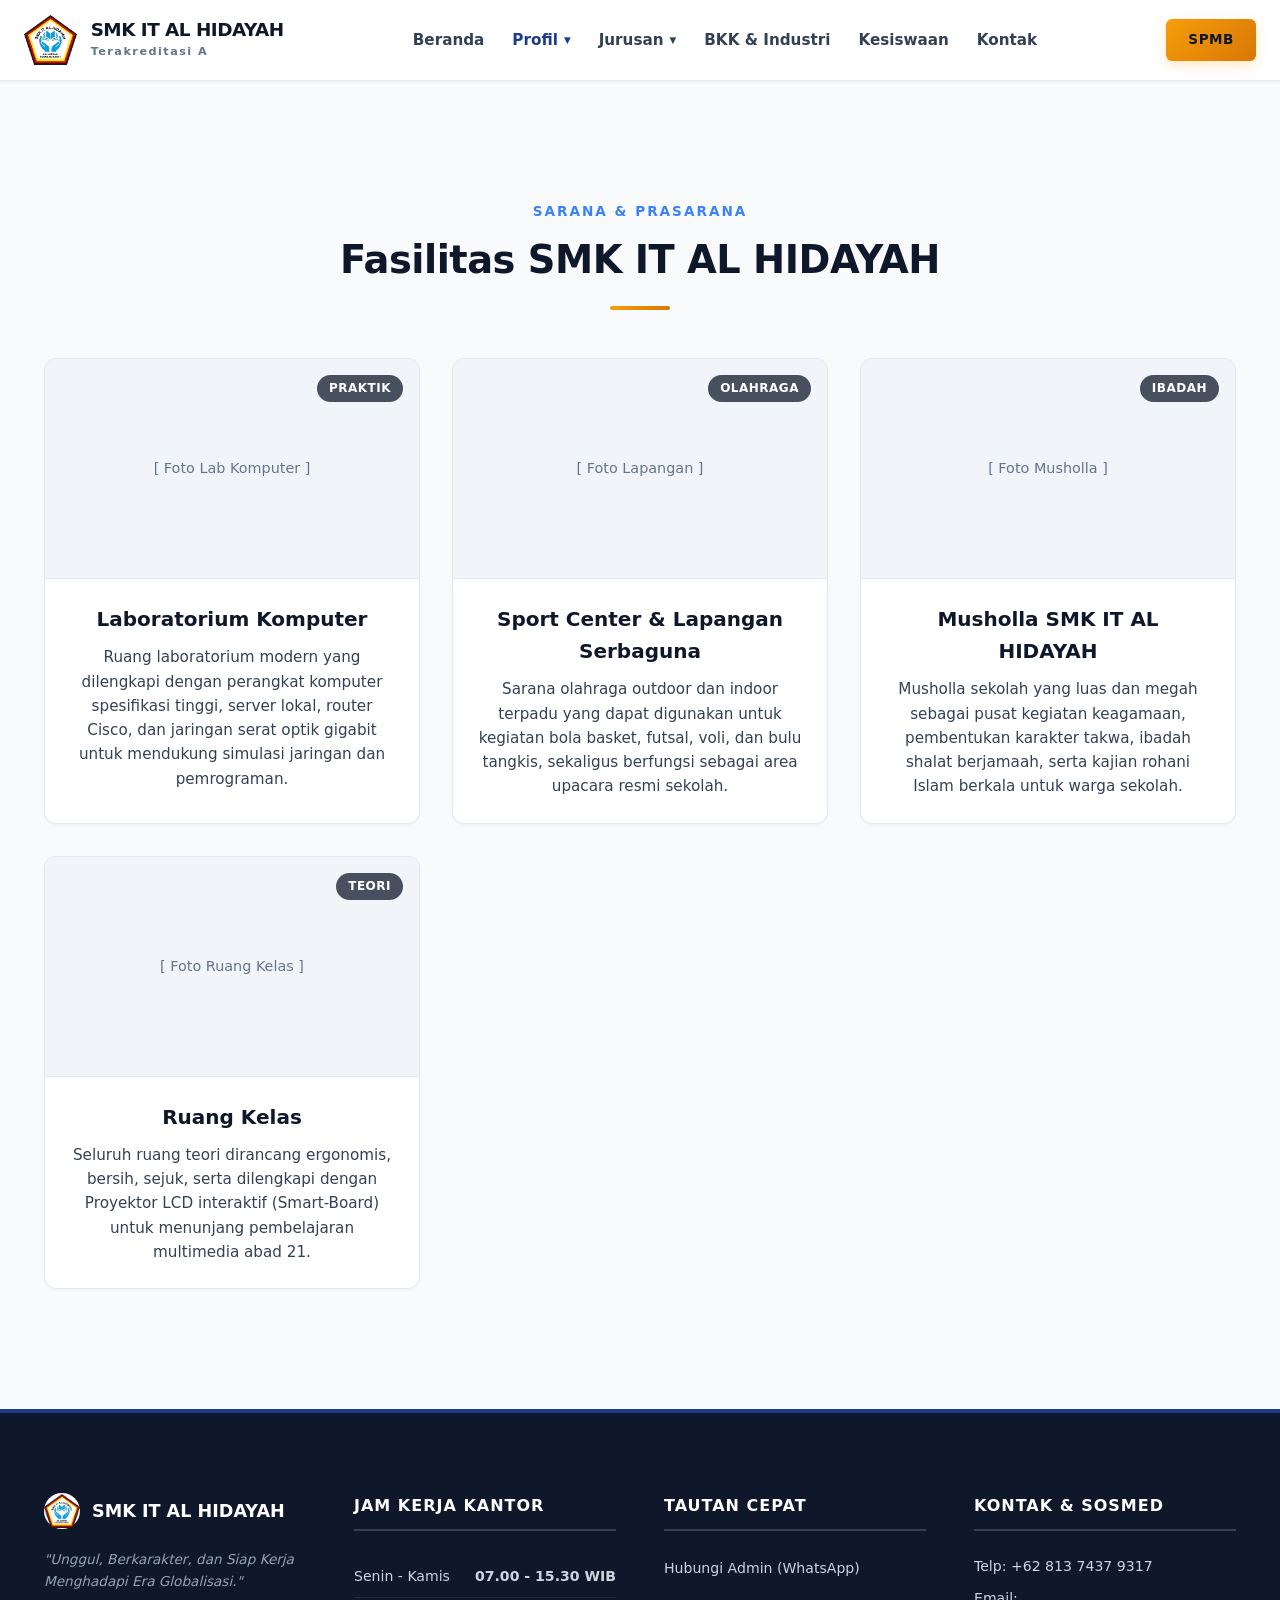
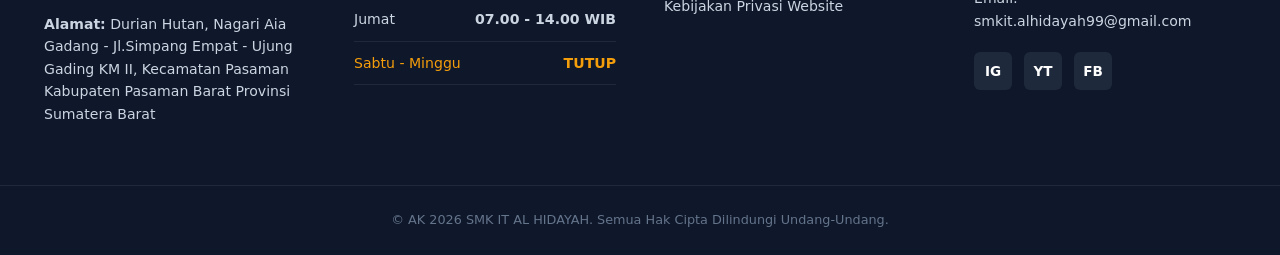
<file: fasilitas.html>
<!DOCTYPE html>
<html lang="id">
<head>
    <meta charset="UTF-8">
    <meta name="viewport" content="width=device-width, initial-scale=1.0">
    <title>Fasilitas Sekolah - SMK IT AL HIDAYAH</title>
    <link rel="icon" type="image/png" href="assets/img/favicon.ico">
    <link rel="stylesheet" href="css/style.css">
    <style>
        /* Dokumentasi gaya lokal khusus tata letak grid foto fasilitas */
        .facilities-section {
            max-width: 1240px;
            width: 100%;
            margin: 0 auto;
            padding: 40px 24px;
        }
        .facilities-grid {
            display: grid;
            grid-template-columns: repeat(auto-fit, minmax(300px, 1fr));
            gap: 32px;
        }
        .facility-card {
            background-color: #ffffff;
            border-radius: var(--radius-md);
            overflow: hidden;
            box-shadow: var(--shadow-sm);
            border: 1px solid #e2e8f0;
            transition: var(--transition-smooth);
        }
        .facility-card:hover {
            transform: translateY(-6px);
            box-shadow: var(--shadow-lg);
            border-color: rgba(59, 130, 246, 0.2);
        }
        .facility-img-placeholder {
            width: 100%;
            height: 220px;
            background-color: #f1f5f9;
            border-bottom: 1px solid #e2e8f0;
            display: flex;
            align-items: center;
            justify-content: center;
            color: var(--text-muted);
            font-size: 0.9rem;
            font-weight: 500;
            position: relative;
        }
        /* Efek pita/badge dekoratif di atas foto */
        .facility-badge {
            position: absolute;
            top: 16px;
            right: 16px;
            background-color: rgba(15, 23, 42, 0.75);
            backdrop-filter: blur(4px);
            color: #ffffff;
            padding: 4px 12px;
            font-size: 0.75rem;
            font-weight: 700;
            border-radius: 20px;
            text-transform: uppercase;
            letter-spacing: 0.5px;
        }
        .facility-info {
            padding: 24px;
        }
        .facility-info h3 {
            color: var(--secondary);
            font-size: 1.25rem;
            font-weight: 700;
            margin-bottom: 10px;
        }
        .facility-info p {
            color: var(--text-main);
            font-size: 0.95rem;
            line-height: 1.6;
        }
    </style>
</head>
<body>

    <header class="main-header">
        <div class="header-container">
            <div class="logo-section">
                 <img src="assets/img/logo-smk.png" alt="Logo SMK IT AL HIDAYAH" style="height: 50px; width: auto; object-fit: contain;">
                <div class="logo-text">
                    <span class="school-name">SMK IT AL HIDAYAH</span>
                    <span class="school-tag">Terakreditasi <b>A</b></span>
                </div>
            </div>

            <nav class="desktop-nav">
                <a href="index.html" class="nav-link">Beranda</a>
                <div class="dropdown">
                    <button class="dropdown-btn active-dropdown">
                        Profil <span class="arrow-icon">▼</span>
                    </button>
                    <div class="dropdown-content">
                        <a href="visi-misi.html">Visi & Misi</a>
                        <a href="manajemen.html">Manajemen Sekolah</a>
                        <a href="fasilitas.html">Fasilitas</a>
                    </div>
                </div>
                <div class="dropdown">
                    <button class="dropdown-btn">
                        Jurusan <span class="arrow-icon">▼</span>
                    </button>
                    <div class="dropdown-content">
                        <a href="rpl.html">Pengembangan Perangkat Lunak & Gim</a>
                        <a href="dkv.html">Desain Komunikasi Visual</a>
                    </div>
                </div>
                <a href="bkk.html" class="nav-link">BKK & Industri</a>
                <a href="kesiswaan.html" class="nav-link">Kesiswaan</a>
                <a href="kontak.html" class="nav-link">Kontak</a>
            </nav>

            <div class="action-section">
                <a href="spmb.html" class="btn-ppdb">SPMB</a>
                <button id="hamburger-btn" class="hamburger-btn" aria-label="Buka Menu">☰</button>
            </div>
        </div>

        <div id="mobile-overlay" class="mobile-overlay">
            <div id="mobile-menu-container" class="mobile-menu-container">
                <div class="mobile-menu-header">
                    <h3>Menu Navigasi</h3>
                    <button id="close-btn" class="close-btn">&times;</button>
                </div>
                <nav class="mobile-nav">
                    <a href="index.html" class="mobile-link">Beranda</a>
                    <div class="accordion">
                        <button onclick="toggleAccordion('mob-profil')" class="accordion-btn active">
                            Profil Sekolah <span>▼</span>
                        </button>
                        <div id="mob-profil" class="accordion-content show">
                            <a href="visi-misi.html">Visi & Misi</a>
                            <a href="manajemen.html">Manajemen</a>
                            <a href="fasilitas.html" style="color: var(--primary); font-weight: 600;">Fasilitas</a>
                        </div>
                    </div>
                    <div class="accordion">
                        <button onclick="toggleAccordion('mob-jurusan')" class="accordion-btn">
                            Kompetensi Keahlian <span>▼</span>
                        </button>
                        <div id="mob-jurusan" class="accordion-content">
                            <a href="rpl.html">Pengembangan Perangkat Lunak & Gim</a>
                            <a href="dkv.html">Desain Komunikasi Visual</a>
                        </div>
                    </div>
                    <a href="bkk.html" class="mobile-link">BKK & Industri</a>
                    <a href="kesiswaan.html" class="mobile-link">Kesiswaan</a>
                    <a href="kontak.html" class="mobile-link">Kontak</a>
                </nav>
                <div class="mobile-menu-footer">&copy; AK 2026 SMK IT AL HIDAYAH.</div>
            </div>
        </div>
    </header>

    <main class="main-content text-center">
        <section class="facilities-section">
            
            <div class="page-header">
                <span class="sub-title">Sarana & Prasarana</span>
                <h1 class="main-title">Fasilitas SMK IT AL HIDAYAH</h1>
                <div class="title-line"></div>
            </div>

            <div class="facilities-grid">
                
                <div class="facility-card">
                    <div class="facility-img-placeholder">
                        <span class="facility-badge">Praktik</span>
                        <span>[ Foto Lab Komputer ]</span>
                    </div>
                    <div class="facility-info">
                        <h3>Laboratorium Komputer</h3>
                        <p>Ruang laboratorium modern yang dilengkapi dengan perangkat komputer spesifikasi tinggi, server lokal, router Cisco, dan jaringan serat optik gigabit untuk mendukung simulasi jaringan dan pemrograman.</p>
                    </div>
                </div>

                <div class="facility-card">
                    <div class="facility-img-placeholder">
                        <span class="facility-badge">Olahraga</span>
                        <span>[ Foto Lapangan ]</span>
                    </div>
                    <div class="facility-info">
                        <h3>Sport Center & Lapangan Serbaguna</h3>
                        <p>Sarana olahraga outdoor dan indoor terpadu yang dapat digunakan untuk kegiatan bola basket, futsal, voli, dan bulu tangkis, sekaligus berfungsi sebagai area upacara resmi sekolah.</p>
                    </div>
                </div>

                <div class="facility-card">
                    <div class="facility-img-placeholder">
                        <span class="facility-badge">Ibadah</span>
                        <span>[ Foto Musholla ]</span>
                    </div>
                    <div class="facility-info">
                        <h3>Musholla SMK IT AL HIDAYAH</h3>
                        <p>Musholla sekolah yang luas dan megah sebagai pusat kegiatan keagamaan, pembentukan karakter takwa, ibadah shalat berjamaah, serta kajian rohani Islam berkala untuk warga sekolah.</p>
                    </div>
                </div>

                <div class="facility-card">
                    <div class="facility-img-placeholder">
                        <span class="facility-badge">Teori</span>
                        <span>[ Foto Ruang Kelas ]</span>
                    </div>
                    <div class="facility-info">
                        <h3>Ruang Kelas</h3>
                        <p>Seluruh ruang teori dirancang ergonomis, bersih, sejuk, serta dilengkapi dengan Proyektor LCD interaktif (Smart-Board) untuk menunjang pembelajaran multimedia abad 21.</p>
                    </div>
                </div>

            </div>

        </section>
    </main>

    <footer class="main-footer">
        <div class="footer-container">
            <div class="footer-col">
                <div class="footer-logo">
                    <div class="logo-circle-white"><img src="assets/img/logo-smk.png" alt="Logo SMK IT AL HIDAYAH" style="height: 50px; width: auto; object-fit: contain;"></div>
                    <span class="footer-school-name">SMK IT AL HIDAYAH</span>
                </div>
                <p class="footer-tagline">"Unggul, Berkarakter, dan Siap Kerja Menghadapi Era Globalisasi."</p>
                <p class="footer-address"><strong>Alamat:</strong> Durian Hutan, Nagari Aia Gadang - Jl.Simpang Empat - Ujung Gading KM II, Kecamatan Pasaman Kabupaten Pasaman Barat Provinsi Sumatera Barat</p>
            </div>

            <div class="footer-col">
                <h3>Jam Kerja Kantor</h3>
                <ul class="work-hours">
                    <li><span>Senin - Kamis</span> <strong>07.00 - 15.30 WIB</strong></li>
                    <li><span>Jumat</span> <strong>07.00 - 14.00 WIB</strong></li>
                    <li class="closed"><span>Sabtu - Minggu</span> <strong>TUTUP</strong></li>
                </ul>
            </div>

            <div class="footer-col">
                <h3>Tautan Cepat</h3>
                <ul class="quick-links">
                    <li><a href="kontak.html">Hubungi Admin (WhatsApp)</a></li>
                    <li><a href="kebijakan-privasi.html">Kebijakan Privasi Website</a></li>
                </ul>
            </div>

            <div class="footer-col">
                <h3>Kontak & Sosmed</h3>
                <p class="contact-info">Telp: +62 813 7437 9317</p>
                <p class="contact-info">Email: smkit.alhidayah99@gmail.com</p>
                <div class="social-icons">
                    <a href="https://www.instagram.com/smk_it_alhidayah?igsh=bGRteWhrNG1raTM=" class="icon icon-instagram" title="Instagram">IG</a>
                    <a href="https://youtube.com/@smkitalhidayahchannel?si=zrxQ-snzoZX2y5XV" class="icon icon-youtube" title="YouTube">YT</a>
                    <a href="https://www.facebook.com/share/g/1BqvajJhxG/?mibextid=wwXIfr" class="icon icon-facebook" title="Facebook">FB</a>
                </div>
            </div>
        </div>
        <div class="footer-bottom">
            <p>&copy; AK 2026 SMK IT AL HIDAYAH. Semua Hak Cipta Dilindungi Undang-Undang.</p>
        </div>
    </footer>

    <script>
        const hamburgerBtn = document.getElementById('hamburger-btn');
        const closeBtn = document.getElementById('close-btn');
        const mobileOverlay = document.getElementById('mobile-overlay');
        const mobileMenuContainer = document.getElementById('mobile-menu-container');

        function openMenu() {
            mobileOverlay.classList.add('show');
            mobileMenuContainer.classList.add('open');
            document.body.style.overflow = 'hidden';
        }

        function closeMenu() {
            mobileOverlay.classList.remove('show');
            mobileMenuContainer.classList.remove('open');
            document.body.style.overflow = '';
        }

        hamburgerBtn.addEventListener('click', openMenu);
        closeBtn.addEventListener('click', closeMenu);
        mobileOverlay.addEventListener('click', (e) => { if (e.target === mobileOverlay) closeMenu(); });

        function toggleAccordion(id) {
            const content = document.getElementById(id);
            content.classList.toggle('show');
            const btn = content.previousElementSibling;
            btn.classList.toggle('active');
        }
    </script>
</body>
</html>
</file>
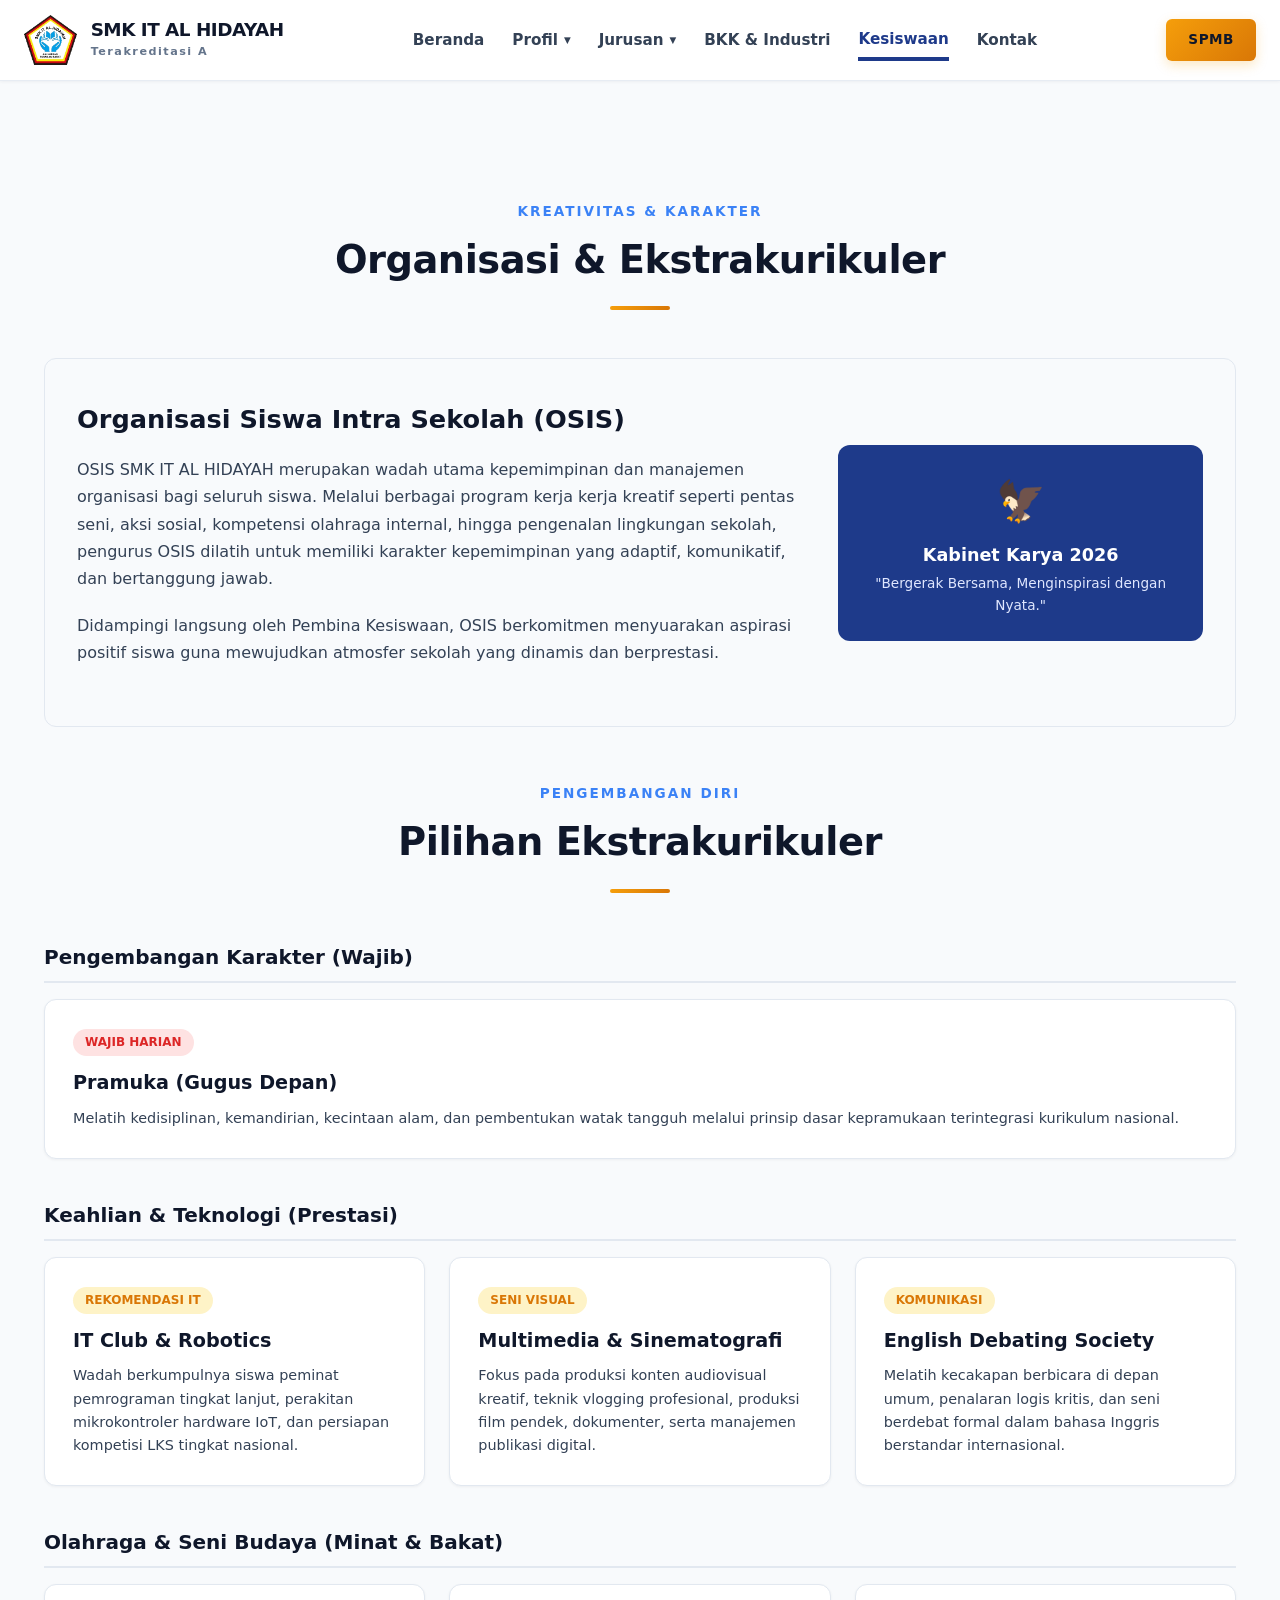
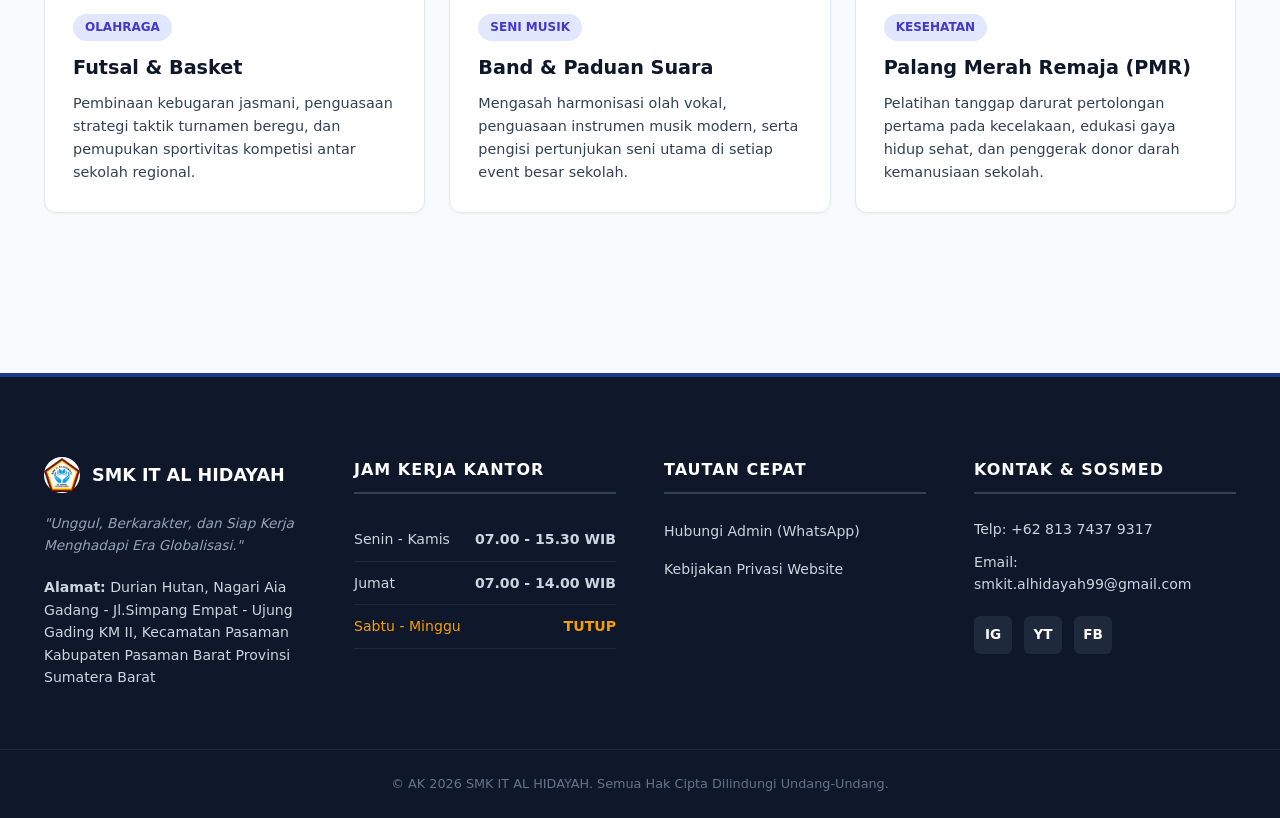
<file: kesiswaan.html>
<!DOCTYPE html>
<html lang="id">
<head>
    <meta charset="UTF-8">
    <meta name="viewport" content="width=device-width, initial-scale=1.0">
    <title>Kesiswaan & Ekstrakurikuler - SMK IT AL HIDAYAH</title>
    <link rel="icon" type="image/png" href="assets/img/favicon.ico">
    <!-- Menghubungkan ke file CSS profesional utama -->
    <link rel="stylesheet" href="css/style.css">
    <style>
        /* Dokumentasi gaya lokal khusus halaman Kesiswaan */
        .kesiswaan-section {
            max-width: 1240px;
            width: 100%;
            margin: 0 auto;
            padding: 40px 24px;
        }

        /* Struktur Informasi OSIS & Komunitas */
        .osis-container {
            display: grid;
            grid-template-columns: 1fr;
            gap: 32px;
            margin-bottom: 56px;
            background-color: var(--bg-light);
            padding: 40px 32px;
            border-radius: var(--radius-md);
            border: 1px solid #e2e8f0;
        }

        .osis-text {
            text-align: left;
        }
        .osis-text h3 {
            color: var(--secondary);
            font-size: 1.6rem;
            font-weight: 700;
            margin-bottom: 16px;
        }
        .osis-text p {
            color: var(--text-main);
            line-height: 1.7;
            margin-bottom: 20px;
        }

        /* Grid Kelompok Ekstrakurikuler */
        .ekskul-group-title {
            text-align: left;
            font-size: 1.25rem;
            font-weight: 700;
            color: var(--secondary);
            margin: 32px 0 16px 0;
            border-bottom: 2px solid #e2e8f0;
            padding-bottom: 8px;
        }

        .ekskul-grid {
            display: grid;
            grid-template-columns: repeat(auto-fit, minmax(280px, 1fr));
            gap: 24px;
            margin-bottom: 40px;
        }

        .ekskul-card {
            background-color: #ffffff;
            border: 1px solid #e2e8f0;
            padding: 28px;
            border-radius: var(--radius-md);
            text-align: left;
            box-shadow: var(--shadow-sm);
            transition: var(--transition-smooth);
        }

        .ekskul-card:hover {
            transform: translateY(-4px);
            box-shadow: var(--shadow-md);
            border-color: #cbd5e1;
        }

        .ekskul-badge {
            display: inline-block;
            padding: 4px 12px;
            font-size: 0.75rem;
            font-weight: 700;
            border-radius: 20px;
            margin-bottom: 12px;
            text-transform: uppercase;
        }
        .badge-prestasi { background-color: #fef3c7; color: #d97706; }
        .badge-bakat { background-color: #e0e7ff; color: #4338ca; }
        .badge-wajib { background-color: #fee2e2; color: #dc2626; }

        .ekskul-card h4 {
            color: var(--secondary);
            font-size: 1.2rem;
            font-weight: 700;
            margin-bottom: 8px;
        }
        .ekskul-card p {
            color: var(--text-main);
            font-size: 0.9rem;
            line-height: 1.6;
        }

        /* Grid Prestasi Siswa */
        .prestasi-grid {
            display: grid;
            grid-template-columns: repeat(auto-fit, minmax(340px, 1fr));
            gap: 28px;
        }
        .prestasi-card {
            background-color: #ffffff;
            border-radius: var(--radius-md);
            border: 1px solid #e2e8f0;
            overflow: hidden;
            box-shadow: var(--shadow-sm);
            text-align: left;
        }
        .prestasi-img-placeholder {
            background-color: #cbd5e1;
            height: 200px;
            display: flex;
            align-items: center;
            justify-content: center;
            color: #64748b;
            font-weight: 600;
        }
        .prestasi-body {
            padding: 24px;
        }
        .prestasi-tag {
            font-size: 0.8rem;
            font-weight: 700;
            color: var(--primary);
            text-transform: uppercase;
            margin-bottom: 6px;
            display: block;
        }
        .prestasi-body h4 {
            font-size: 1.15rem;
            color: var(--secondary);
            font-weight: 700;
            margin-bottom: 8px;
            line-height: 1.4;
        }
        .prestasi-body p {
            color: var(--text-muted);
            font-size: 0.9rem;
        }

        @media (min-width: 768px) {
            .osis-container {
                grid-template-columns: 2fr 1fr;
                align-items: center;
            }
        }
    </style>
</head>
<body>

    <!-- NAVIGASI / HEADER -->
    <header class="main-header">
        <div class="header-container">
            <div class="logo-section">
                <img src="assets/img/logo-smk.png" alt="Logo SMK IT AL HIDAYAH" style="height: 50px; width: auto; object-fit: contain;">
                <div class="logo-text">
                    <span class="school-name">SMK IT AL HIDAYAH</span>
                    <span class="school-tag">Terakreditasi <b>A</b></span>
                </div>
            </div>

            <nav class="desktop-nav">
                <a href="index.html" class="nav-link">Beranda</a>
                <div class="dropdown">
                    <button class="dropdown-btn">
                        Profil <span class="arrow-icon">▼</span>
                    </button>
                    <div class="dropdown-content">
                        <a href="visi-misi.html">Visi & Misi</a>
                        <a href="manajemen.html">Manajemen Sekolah</a>
                        <a href="fasilitas.html">Fasilitas</a>
                    </div>
                </div>
                <div class="dropdown">
                    <button class="dropdown-btn">
                        Jurusan <span class="arrow-icon">▼</span>
                    </button>
                    <div class="dropdown-content">
                        <a href="rpl.html">Pengembangan Perangkat Lunak & Gim</a>
                        <a href="dkv.html">Desain Komunikasi Visual</a>
                    </div>
                </div>
                <a href="bkk.html" class="nav-link">BKK & Industri</a>
                <a href="kesiswaan.html" class="nav-link active">Kesiswaan</a>
                <a href="kontak.html" class="nav-link">Kontak</a>
            </nav>

            <div class="action-section">
                <a href="spmb.html" class="btn-ppdb">SPMB</a>
                <button id="hamburger-btn" class="hamburger-btn" aria-label="Buka Menu">☰</button>
            </div>
        </div>

        <!-- MOBILE NAV OVERLAY -->
        <div id="mobile-overlay" class="mobile-overlay">
            <div id="mobile-menu-container" class="mobile-menu-container">
                <div class="mobile-menu-header">
                    <h3>Menu Navigasi</h3>
                    <button id="close-btn" class="close-btn">&times;</button>
                </div>
                <nav class="mobile-nav">
                    <a href="index.html" class="mobile-link">Beranda</a>
                    <div class="accordion">
                        <button onclick="toggleAccordion('mob-profil')" class="accordion-btn">
                            Profil Sekolah <span>▼</span>
                        </button>
                        <div id="mob-profil" class="accordion-content">
                            <a href="visi-misi.html">Visi & Misi</a>
                            <a href="manajemen.html">Manajemen</a>
                            <a href="fasilitas.html">Fasilitas</a>
                        </div>
                    </div>
                    <div class="accordion">
                        <button onclick="toggleAccordion('mob-jurusan')" class="accordion-btn">
                            Kompetensi Keahlian <span>▼</span>
                        </button>
                        <div id="mob-jurusan" class="accordion-content">
                            <a href="rpl.html">Pengembangan Perangkat Lunak & Gim</a>
                            <a href="dkv.html">Desain Komunikasi Visual</a>
                        </div>
                    </div>
                    <a href="bkk.html" class="mobile-link">BKK & Industri</a>
                    <a href="kesiswaan.html" class="mobile-link" style="color: var(--primary); font-weight: 600;">Kesiswaan</a>
                    <a href="kontak.html" class="mobile-link">Kontak</a>
                </nav>
                <div class="mobile-menu-footer">&copy; AK 2026 SMK IT AL HIDAYAH.</div>
            </div>
        </div>
    </header>

    <!-- KONTEN UTAMA KESISWAAN -->
    <main class="main-content">
        <section class="kesiswaan-section text-center">
            
            <!-- HEADER HALAMAN -->
            <div class="page-header">
                <span class="sub-title">Kreativitas & Karakter</span>
                <h1 class="main-title">Organisasi & Ekstrakurikuler</h1>
                <div class="title-line"></div>
            </div>

            <!-- BAGIAN 1: OSIS & MPK -->
            <div class="osis-container">
                <div class="osis-text">
                    <h3>Organisasi Siswa Intra Sekolah (OSIS)</h3>
                    <p>OSIS SMK IT AL HIDAYAH merupakan wadah utama kepemimpinan dan manajemen organisasi bagi seluruh siswa. Melalui berbagai program kerja kerja kreatif seperti pentas seni, aksi sosial, kompetensi olahraga internal, hingga pengenalan lingkungan sekolah, pengurus OSIS dilatih untuk memiliki karakter kepemimpinan yang adaptif, komunikatif, dan bertanggung jawab.</p>
                    <p>Didampingi langsung oleh Pembina Kesiswaan, OSIS berkomitmen menyuarakan aspirasi positif siswa guna mewujudkan atmosfer sekolah yang dinamis dan berprestasi.</p>
                </div>
                <div style="background-color: var(--primary); color: #ffffff; padding: 24px; border-radius: var(--radius-md); text-align: center;">
                    <div style="font-size: 2.5rem; margin-bottom: 8px;">🦅</div>
                    <h4 style="font-weight: 700; font-size: 1.1rem; margin-bottom: 4px;">Kabinet Karya 2026</h4>
                    <p style="font-size: 0.85rem; color: #e0e7ff;">"Bergerak Bersama, Menginspirasi dengan Nyata."</p>
                </div>
            </div>

            <!-- BAGIAN 2: DAFTAR EKSTRAKURIKULER -->
            <div class="page-header" style="margin-top: 20px;">
                <span class="sub-title">Pengembangan Diri</span>
                <h1 class="main-title">Pilihan Ekstrakurikuler</h1>
                <div class="title-line"></div>
            </div>

            <!-- Ekskul Wajib -->
            <div class="ekskul-group-title">Pengembangan Karakter (Wajib)</div>
            <div class="ekskul-grid">
                <div class="ekskul-card">
                    <span class="ekskul-badge badge-wajib">Wajib Harian</span>
                    <h4>Pramuka (Gugus Depan)</h4>
                    <p>Melatih kedisiplinan, kemandirian, kecintaan alam, dan pembentukan watak tangguh melalui prinsip dasar kepramukaan terintegrasi kurikulum nasional.</p>
                </div>
            </div>

            <!-- Ekskul Prestasi / Sains / Teknologi -->
            <div class="ekskul-group-title">Keahlian & Teknologi (Prestasi)</div>
            <div class="ekskul-grid">
                <div class="ekskul-card">
                    <span class="ekskul-badge badge-prestasi">Rekomendasi IT</span>
                    <h4>IT Club & Robotics</h4>
                    <p>Wadah berkumpulnya siswa peminat pemrograman tingkat lanjut, perakitan mikrokontroler hardware IoT, dan persiapan kompetisi LKS tingkat nasional.</p>
                </div>
                <div class="ekskul-card">
                    <span class="ekskul-badge badge-prestasi">Seni Visual</span>
                    <h4>Multimedia & Sinematografi</h4>
                    <p>Fokus pada produksi konten audiovisual kreatif, teknik vlogging profesional, produksi film pendek, dokumenter, serta manajemen publikasi digital.</p>
                </div>
                <div class="ekskul-card">
                    <span class="ekskul-badge badge-prestasi">Komunikasi</span>
                    <h4>English Debating Society</h4>
                    <p>Melatih kecakapan berbicara di depan umum, penalaran logis kritis, dan seni berdebat formal dalam bahasa Inggris berstandar internasional.</p>
                </div>
            </div>

            <!-- Ekskul Bakat / Olahraga / Seni -->
            <div class="ekskul-group-title">Olahraga & Seni Budaya (Minat & Bakat)</div>
            <div class="ekskul-grid">
                <div class="ekskul-card">
                    <span class="ekskul-badge badge-bakat">Olahraga</span>
                    <h4>Futsal & Basket</h4>
                    <p>Pembinaan kebugaran jasmani, penguasaan strategi taktik turnamen beregu, dan pemupukan sportivitas kompetisi antar sekolah regional.</p>
                </div>
                <div class="ekskul-card">
                    <span class="ekskul-badge badge-bakat">Seni Musik</span>
                    <h4>Band & Paduan Suara</h4>
                    <p>Mengasah harmonisasi olah vokal, penguasaan instrumen musik modern, serta pengisi pertunjukan seni utama di setiap event besar sekolah.</p>
                </div>
                <div class="ekskul-card">
                    <span class="ekskul-badge badge-bakat">Kesehatan</span>
                    <h4>Palang Merah Remaja (PMR)</h4>
                    <p>Pelatihan tanggap darurat pertolongan pertama pada kecelakaan, edukasi gaya hidup sehat, dan penggerak donor darah kemanusiaan sekolah.</p>
                </div>
            </div>


        </section>
    </main>

    <!-- FOOTER -->
    <footer class="main-footer">
        <div class="footer-container">
            <div class="footer-col">
                <div class="footer-logo">
                    <div class="logo-circle-white"><img src="assets/img/logo-smk.png" alt="Logo SMK IT AL HIDAYAH" style="height: 50px; width: auto; object-fit: contain;"></div>
                    <span class="footer-school-name">SMK IT AL HIDAYAH</span>
                </div>
                <p class="footer-tagline">"Unggul, Berkarakter, dan Siap Kerja Menghadapi Era Globalisasi."</p>
                <p class="footer-address"><strong>Alamat:</strong> Durian Hutan, Nagari Aia Gadang - Jl.Simpang Empat - Ujung Gading KM II, Kecamatan Pasaman Kabupaten Pasaman Barat Provinsi Sumatera Barat</p>
            </div>

            <div class="footer-col">
                <h3>Jam Kerja Kantor</h3>
                <ul class="work-hours">
                    <li><span>Senin - Kamis</span> <strong>07.00 - 15.30 WIB</strong></li>
                    <li><span>Jumat</span> <strong>07.00 - 14.00 WIB</strong></li>
                    <li class="closed"><span>Sabtu - Minggu</span> <strong>TUTUP</strong></li>
                </ul>
            </div>

            <div class="footer-col">
                <h3>Tautan Cepat</h3>
                <ul class="quick-links">
                    <li><a href="kontak.html">Hubungi Admin (WhatsApp)</a></li>
                    <li><a href="kebijakan-privasi.html">Kebijakan Privasi Website</a></li>
                </ul>
            </div>

            <div class="footer-col">
                <h3>Kontak & Sosmed</h3>
                <p class="contact-info">Telp: +62 813 7437 9317</p>
                <p class="contact-info">Email: smkit.alhidayah99@gmail.com</p>
                <div class="social-icons">
                    <a href="https://www.instagram.com/smk_it_alhidayah?igsh=bGRteWhrNG1raTM=" class="icon icon-instagram" title="Instagram">IG</a>
                    <a href="https://youtube.com/@smkitalhidayahchannel?si=zrxQ-snzoZX2y5XV" class="icon icon-youtube" title="YouTube">YT</a>
                    <a href="https://www.facebook.com/share/g/1BqvajJhxG/?mibextid=wwXIfr" class="icon icon-facebook" title="Facebook">FB</a>
                </div>
            </div>
        </div>
        <div class="footer-bottom">
            <p>&copy; AK 2026 SMK IT AL HIDAYAH. Semua Hak Cipta Dilindungi Undang-Undang.</p>
        </div>
    </footer>

    <!-- INTERACTIVE SCRIPT -->
    <script>
        const hamburgerBtn = document.getElementById('hamburger-btn');
        const closeBtn = document.getElementById('close-btn');
        const mobileOverlay = document.getElementById('mobile-overlay');
        const mobileMenuContainer = document.getElementById('mobile-menu-container');

        function openMenu() {
            mobileOverlay.classList.add('show');
            mobileMenuContainer.classList.add('open');
            document.body.style.overflow = 'hidden';
        }

        function closeMenu() {
            mobileOverlay.classList.remove('show');
            mobileMenuContainer.classList.remove('open');
            document.body.style.overflow = '';
        }

        hamburgerBtn.addEventListener('click', openMenu);
        closeBtn.addEventListener('click', closeMenu);
        mobileOverlay.addEventListener('click', (e) => { if (e.target === mobileOverlay) closeMenu(); });

        function toggleAccordion(id) {
            const content = document.getElementById(id);
            content.classList.toggle('show');
            const btn = content.previousElementSibling;
            btn.classList.toggle('active');
        }
    </script>
</body>
</html>
</file>
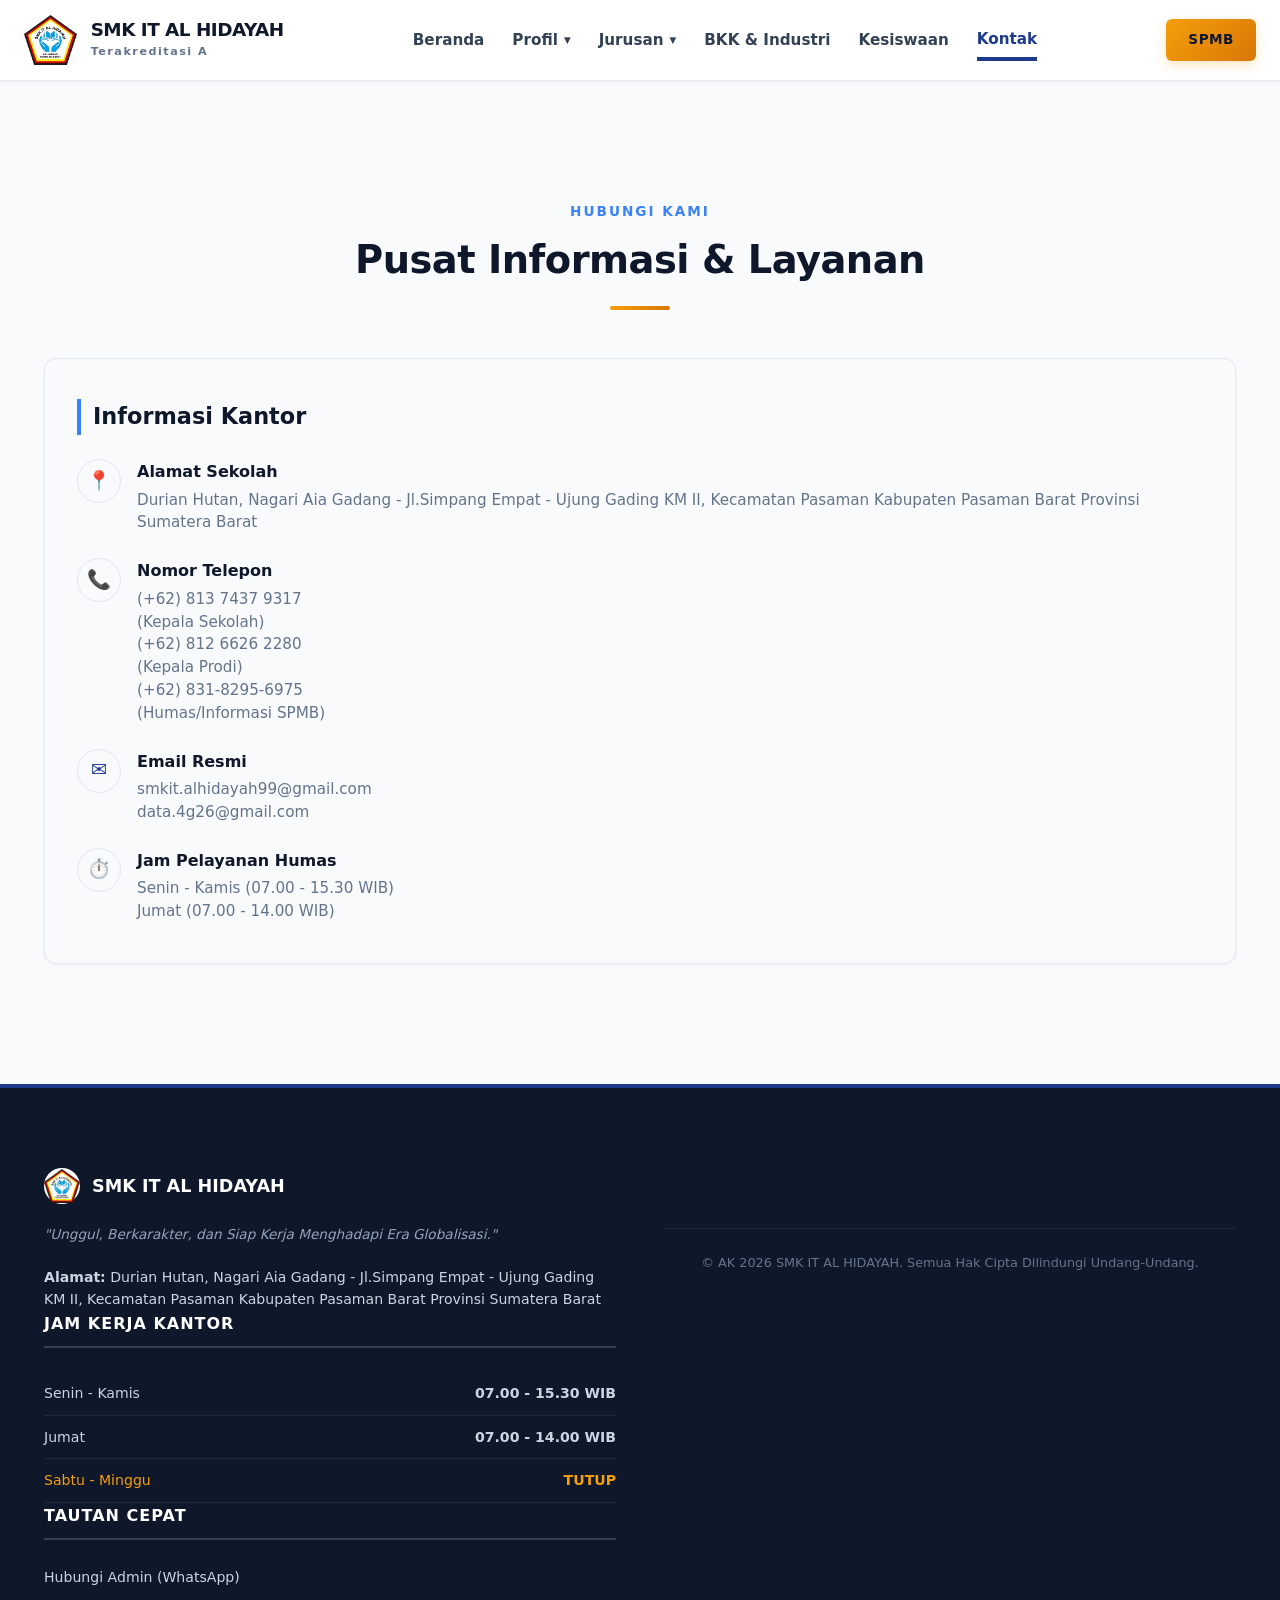
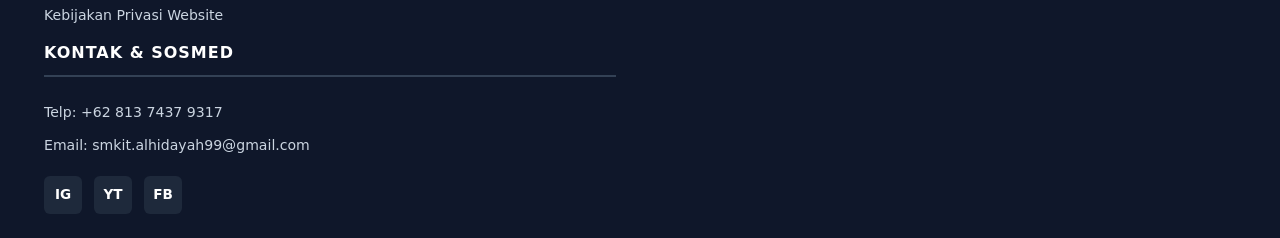
<file: kontak.html>
<!DOCTYPE html>
<html lang="id">
<head>
    <meta charset="UTF-8">
    <meta name="viewport" content="width=device-width, initial-scale=1.0">
    <title>Hubungi Kami - SMK IT AL HIDAYAH</title>
    <link rel="icon" type="image/png" href="assets/img/favicon.ico">
    <link rel="stylesheet" href="css/style.css">
    <style>
        /* Dokumentasi gaya lokal khusus halaman Kontak */
        .kontak-section {
            max-width: 1240px;
            width: 100%;
            margin: 0 auto;
            padding: 40px 24px;
        }

        /* Layout Grid Utama: Form di kiri, Info Kontak di kanan */
        .kontak-grid {
            display: grid;
            grid-template-columns: 1fr;
            gap: 40px;
            margin-bottom: 56px;
        }

        .contact-box {
            background-color: #ffffff;
            padding: 40px 32px;
            border-radius: var(--radius-md);
            border: 1px solid #e2e8f0;
            box-shadow: var(--shadow-sm);
            text-align: left;
        }

        .contact-box h3 {
            color: var(--secondary);
            font-size: 1.4rem;
            font-weight: 700;
            margin-bottom: 24px;
            border-left: 4px solid var(--primary-light);
            padding-left: 12px;
        }

        /* Formulir Bergaya Modern */
        .form-group {
            margin-bottom: 20px;
        }

        .form-group label {
            display: block;
            font-size: 0.9rem;
            font-weight: 600;
            color: var(--secondary);
            margin-bottom: 8px;
        }

        .form-control {
            width: 100%;
            padding: 12px 16px;
            border: 1px solid #cbd5e1;
            border-radius: var(--radius-sm);
            font-size: 0.95rem;
            font-family: inherit;
            color: var(--text-main);
            transition: var(--transition-smooth);
        }

        .form-control:focus {
            outline: none;
            border-color: var(--primary);
            box-shadow: 0 0 0 3px rgba(59, 130, 246, 0.15);
        }

        textarea.form-control {
            resize: vertical;
            min-height: 120px;
        }

        .btn-submit {
            background-color: var(--primary);
            color: #ffffff;
            border: none;
            padding: 14px 28px;
            font-size: 1rem;
            font-weight: 700;
            border-radius: var(--radius-sm);
            cursor: pointer;
            width: 100%;
            transition: var(--transition-smooth);
        }

        .btn-submit:hover {
            background-color: var(--primary-light);
            box-shadow: var(--shadow-md);
        }

        /* Detail Informasi List */
        .info-list {
            list-style: none;
            padding: 0;
            margin: 0;
            display: flex;
            flex-direction: column;
            gap: 24px;
        }

        .info-item {
            display: flex;
            gap: 16px;
            align-items: flex-start;
        }

        .info-icon {
            background-color: var(--bg-light);
            color: var(--primary);
            width: 44px;
            height: 44px;
            border-radius: 50%;
            display: flex;
            align-items: center;
            justify-content: center;
            font-size: 1.2rem;
            flex-shrink: 0;
            border: 1px solid #e2e8f0;
        }

        .info-text h4 {
            color: var(--secondary);
            font-size: 1rem;
            font-weight: 700;
            margin-bottom: 4px;
        }

        .info-text p {
            color: var(--text-muted);
            font-size: 0.95rem;
            line-height: 1.5;
            margin: 0;
        }

        /* Peta Google Maps */
        .map-container {
            width: 100%;
            border-radius: var(--radius-md);
            overflow: hidden;
            border: 1px solid #e2e8f0;
            box-shadow: var(--shadow-sm);
            margin-top: 40px;
        }

        .map-container iframe {
            width: 100%;
            height: 400px;
            border: 0;
            display: block;
        }

        @media (min-width: 992px) {
            .kontak-grid {
                grid-template-columns: 3fr 2fr; /* Kolom form lebih lebar dibanding info kontak */
            }
        }
    </style>
</head>
<body>

    <header class="main-header">
        <div class="header-container">
            <div class="logo-section">
                 <img src="assets/img/logo-smk.png" alt="Logo SMK IT AL HIDAYAH" style="height: 50px; width: auto; object-fit: contain;">
                <div class="logo-text">
                    <span class="school-name">SMK IT AL HIDAYAH</span>
                    <span class="school-tag">Terakreditasi <b>A</b></span>
                </div>
            </div>

            <nav class="desktop-nav">
                <a href="index.html" class="nav-link">Beranda</a>
                <div class="dropdown">
                    <button class="dropdown-btn">
                        Profil <span class="arrow-icon">▼</span>
                    </button>
                    <div class="dropdown-content">
                        <a href="visi-misi.html">Visi & Misi</a>
                        <a href="manajemen.html">Manajemen Sekolah</a>
                        <a href="fasilitas.html">Fasilitas</a>
                    </div>
                </div>
                <div class="dropdown">
                    <button class="dropdown-btn">
                        Jurusan <span class="arrow-icon">▼</span>
                    </button>
                    <div class="dropdown-content">
                        <a href="rpl.html">Pengembangan Perangkat Lunak</a>
                        <a href="dkv.html">Desain Komunikasi Visual</a>
                    </div>
                </div>
                <a href="bkk.html" class="nav-link">BKK & Industri</a>
                <a href="kesiswaan.html" class="nav-link">Kesiswaan</a>
                <a href="kontak.html" class="nav-link active">Kontak</a>
            </nav>

            <div class="action-section">
                <a href="spmb.html" class="btn-ppdb">SPMB</a>
                <button id="hamburger-btn" class="hamburger-btn" aria-label="Buka Menu">☰</button>
            </div>
        </div>

        <div id="mobile-overlay" class="mobile-overlay">
            <div id="mobile-menu-container" class="mobile-menu-container">
                <div class="mobile-menu-header">
                    <h3>Menu Navigasi</h3>
                    <button id="close-btn" class="close-btn">&times;</button>
                </div>
                <nav class="mobile-nav">
                    <a href="index.html" class="mobile-link">Beranda</a>
                    <div class="accordion">
                        <button onclick="toggleAccordion('mob-profil')" class="accordion-btn">
                            Profil Sekolah <span>▼</span>
                        </button>
                        <div id="mob-profil" class="accordion-content">
                            <a href="visi-misi.html">Visi & Misi</a>
                            <a href="manajemen.html">Manajemen</a>
                            <a href="fasilitas.html">Fasilitas</a>
                        </div>
                    </div>
                    <div class="accordion">
                        <button onclick="toggleAccordion('mob-jurusan')" class="accordion-btn">
                            Kompetensi Keahlian <span>▼</span>
                        </button>
                        <div id="mob-jurusan" class="accordion-content">
                            <a href="rpl.html">Pengembangan Perangkat Lunak</a>
                            <a href="dkv.html">Desain Komunikasi Visual</a>
                        </div>
                    </div>
                    <a href="bkk.html" class="mobile-link">BKK & Industri</a>
                    <a href="kesiswaan.html" class="mobile-link">Kesiswaan</a>
                    <a href="kontak.html" class="mobile-link" style="color: var(--primary); font-weight: 600;">Kontak</a>
                </nav>
                <div class="mobile-menu-footer">&copy; AK 2026 SMK IT AL HIDAYAH. Semua Hak Cipta Dilindungi Undang-Undang.</div>
            </div>
        </div>
    </header>

    <main class="main-content">
        <section class="kontak-section text-center">
            
            <div class="page-header">
                <span class="sub-title">Hubungi Kami</span>
                <h1 class="main-title">Pusat Informasi & Layanan</h1>
                <div class="title-line"></div>
            </div>


                <div class="contact-box" style="background-color: var(--bg-light);">
                    <h3>Informasi Kantor</h3>
                    <ul class="info-list">
                        
                        <li class="info-item">
                            <div class="info-icon">📍</div>
                            <div class="info-text">
                                <h4>Alamat Sekolah</h4>
                                <p>Durian Hutan, Nagari Aia Gadang - Jl.Simpang Empat - Ujung Gading KM II, Kecamatan Pasaman Kabupaten Pasaman Barat Provinsi Sumatera Barat</p>
                            </div>
                        </li>

                        <li class="info-item">
                            <div class="info-icon">📞</div>
                            <div class="info-text">
                                <h4>Nomor Telepon</h4>
                                <p>(+62) 813 7437 9317<br>(Kepala Sekolah)</p>
                                <p>(+62) 812 6626 2280<br>(Kepala Prodi)</p>
                                <p>(+62) 831-8295-6975<br>(Humas/Informasi SPMB)</p>
                            </div>
                        </li>

                        <li class="info-item">
                            <div class="info-icon">✉️</div>
                            <div class="info-text">
                                <h4>Email Resmi</h4>
                                <p>smkit.alhidayah99@gmail.com<br>data.4g26@gmail.com</p>
                            </div>
                        </li>

                        <li class="info-item">
                            <div class="info-icon">⏱️</div>
                            <div class="info-text">
                                <h4>Jam Pelayanan Humas</h4>
                                <p>Senin - Kamis (07.00 - 15.30 WIB)<br>Jumat (07.00 - 14.00 WIB)</p>
                            </div>
                        </li>

                    </ul>
                </div>

            </div>


        </section>
    </main>

    <footer class="main-footer">
        <div class="footer-container">
            <div class="footer-col">
                <div class="footer-logo">
                    <div class="logo-circle-white"><img src="assets/img/logo-smk.png" alt="Logo SMK IT AL HIDAYAH" style="height: 50px; width: auto; object-fit: contain;"></div>
                    <span class="footer-school-name">SMK IT AL HIDAYAH</span>
                </div>
                <p class="footer-tagline">"Unggul, Berkarakter, dan Siap Kerja Menghadapi Era Globalisasi."</p>
                <p class="footer-address"><strong>Alamat:</strong> Durian Hutan, Nagari Aia Gadang - Jl.Simpang Empat - Ujung Gading KM II, Kecamatan Pasaman Kabupaten Pasaman Barat Provinsi Sumatera Barat

            <div class="footer-col">
                <h3>Jam Kerja Kantor</h3>
                <ul class="work-hours">
                    <li><span>Senin - Kamis</span> <strong>07.00 - 15.30 WIB</strong></li>
                    <li><span>Jumat</span> <strong>07.00 - 14.00 WIB</strong></li>
                    <li class="closed"><span>Sabtu - Minggu</span> <strong>TUTUP</strong></li>
                </ul>
            </div>

            <div class="footer-col">
                <h3>Tautan Cepat</h3>
                <ul class="quick-links">
                    <li><a href="https://wa.me/6281374379317" target="_blank">Hubungi Admin (WhatsApp)</a></li>
                    <li><a href="kebijakan-privasi.html">Kebijakan Privasi Website</a></li>
                </ul>
            </div>

            <div class="footer-col">
                <h3>Kontak & Sosmed</h3>
                <p class="contact-info">Telp: +62 813 7437 9317</p>
                <p class="contact-info">Email: smkit.alhidayah99@gmail.com</p>
                <div class="social-icons">
                    <a href="https://www.instagram.com/smk_it_alhidayah?igsh=bGRteWhrNG1raTM=" class="icon icon-instagram" title="Instagram">IG</a>
                    <a href="https://youtube.com/@smkitalhidayahchannel?si=zrxQ-snzoZX2y5XV" class="icon icon-youtube" title="YouTube">YT</a>
                    <a href="https://www.facebook.com/share/g/1BqvajJhxG/?mibextid=wwXIfr" class="icon icon-facebook" title="Facebook">FB</a>
                </div>
            </div>
        </div>
        <div class="footer-bottom">
            <p>&copy; AK 2026 SMK IT AL HIDAYAH. Semua Hak Cipta Dilindungi Undang-Undang.</p>
        </div>
    </footer>

    <script>
        const hamburgerBtn = document.getElementById('hamburger-btn');
        const closeBtn = document.getElementById('close-btn');
        const mobileOverlay = document.getElementById('mobile-overlay');
        const mobileMenuContainer = document.getElementById('mobile-menu-container');

        function openMenu() {
            mobileOverlay.classList.add('show');
            mobileMenuContainer.classList.add('open');
            document.body.style.overflow = 'hidden';
        }

        function closeMenu() {
            mobileOverlay.classList.remove('show');
            mobileMenuContainer.classList.remove('open');
            document.body.style.overflow = '';
        }

        hamburgerBtn.addEventListener('click', openMenu);
        closeBtn.addEventListener('click', closeMenu);
        mobileOverlay.addEventListener('click', (e) => { if (e.target === mobileOverlay) closeMenu(); });

        function toggleAccordion(id) {
            const content = document.getElementById(id);
            content.classList.toggle('show');
            const btn = content.previousElementSibling;
            btn.classList.toggle('active');
        }
    </script>
</body>
</html>
</file>
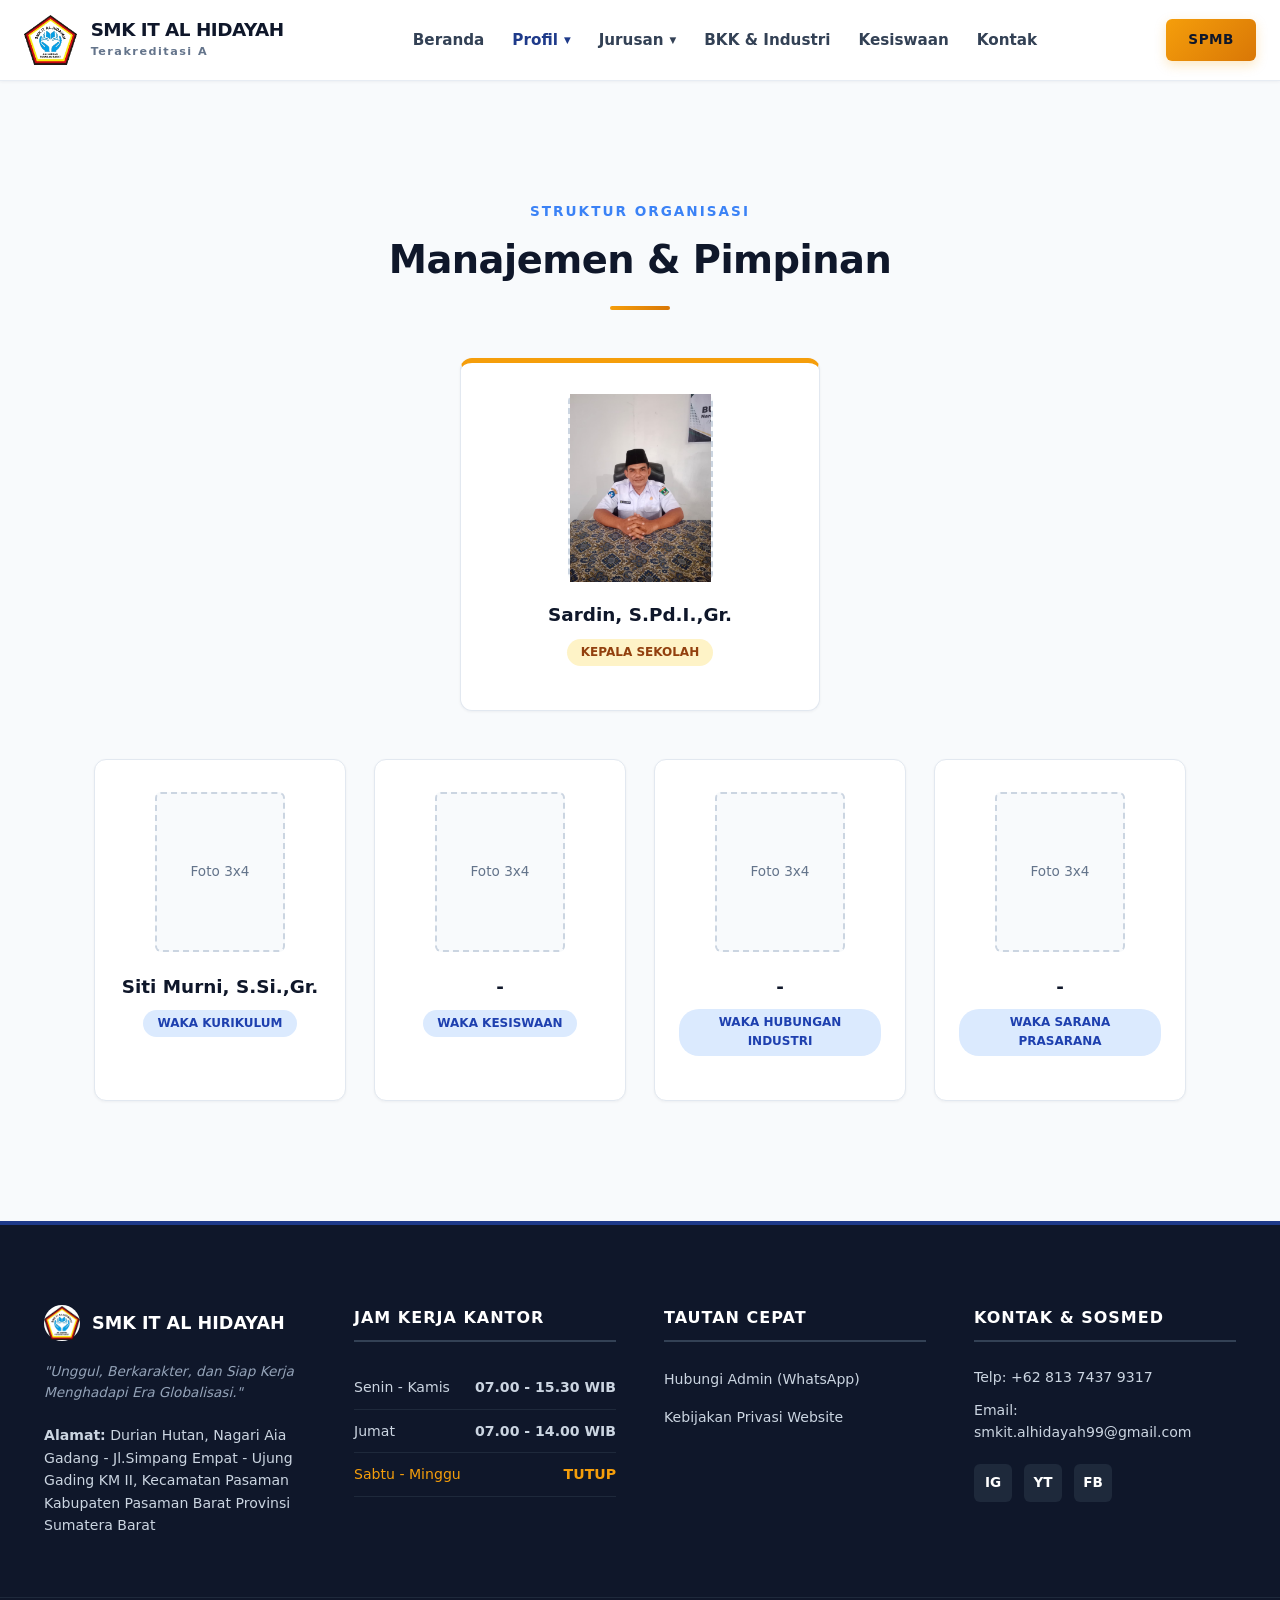
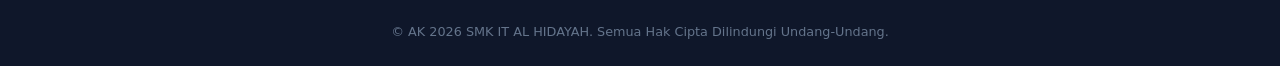
<file: manajemen.html>
<!DOCTYPE html>
<html lang="id">
<head>
    <meta charset="UTF-8">
    <meta name="viewport" content="width=device-width, initial-scale=1.0">
    <title>Manajemen Sekolah - SMK IT AL HIDAYAH</title>
    <link rel="icon" type="image/png" href="assets/img/favicon.ico">
    <link rel="stylesheet" href="css/style.css">
</head>
<body>

    <header class="main-header">
        <div class="header-container">
            <div class="logo-section">
                <img src="assets/img/logo-smk.png" alt="Logo SMK IT AL HIDAYAH" style="height: 50px; width: auto; object-fit: contain;">
                <div class="logo-text">
                    <span class="school-name">SMK IT AL HIDAYAH</span>
                    <span class="school-tag">Terakreditasi <b>A</b></span>
                </div>
            </div>

            <nav class="desktop-nav">
                <a href="index.html" class="nav-link">Beranda</a>
                <div class="dropdown">
                    <button class="dropdown-btn active-dropdown">
                        Profil <span class="arrow-icon">▼</span>
                    </button>
                    <div class="dropdown-content">
                        <a href="visi-misi.html">Visi & Misi</a>
                        <a href="manajemen.html">Manajemen Sekolah</a>
                        <a href="fasilitas.html">Fasilitas</a>
                    </div>
                </div>
                <div class="dropdown">
                    <button class="dropdown-btn">
                        Jurusan <span class="arrow-icon">▼</span>
                    </button>
                    <div class="dropdown-content">
                        <a href="rpl.html">Pengembangan Perangkat Lunak & Gim</a>
                        <a href="dkv.html">Desain Komunikasi Visual</a>
                    </div>
                </div>
                <a href="bkk.html" class="nav-link">BKK & Industri</a>
                <a href="kesiswaan.html" class="nav-link">Kesiswaan</a>
                <a href="kontak.html" class="nav-link">Kontak</a>
            </nav>

            <div class="action-section">
                <a href="spmb.html" class="btn-ppdb">SPMB</a>
                <button id="hamburger-btn" class="hamburger-btn" aria-label="Buka Menu">☰</button>
            </div>
        </div>

        <div id="mobile-overlay" class="mobile-overlay">
            <div id="mobile-menu-container" class="mobile-menu-container">
                <div class="mobile-menu-header">
                    <h3>Menu Navigasi</h3>
                    <button id="close-btn" class="close-btn">&times;</button>
                </div>
                <nav class="mobile-nav">
                    <a href="index.html" class="mobile-link">Beranda</a>
                    <div class="accordion">
                        <button onclick="toggleAccordion('mob-profil')" class="accordion-btn active">
                            Profil Sekolah <span>▼</span>
                        </button>
                        <div id="mob-profil" class="accordion-content show">
                            <a href="visi-misi.html">Visi & Misi</a>
                            <a href="manajemen.html" style="color: var(--color-blue); font-weight: 600;">Manajemen</a>
                            <a href="fasilitas.html">Fasilitas</a>
                        </div>
                    </div>
                    <div class="accordion">
                        <button onclick="toggleAccordion('mob-jurusan')" class="accordion-btn">
                            Kompetensi Keahlian <span>▼</span>
                        </button>
                        <div id="mob-jurusan" class="accordion-content">
                            <a href="rpl.html">Rekayasa Perangkat Lunak/Pengembangan Perangkat Lunak & Gim</a>
                            <a href="dkv.html">Desain Komunikasi Visual</a>
                        </div>
                    </div>
                    <a href="bkk.html" class="mobile-link">BKK & Industri</a>
                    <a href="kesiswaan.html" class="mobile-link">Kesiswaan</a>
                    <a href="kontak.html" class="mobile-link">Kontak</a>
                </nav>
                <div class="mobile-menu-footer">&copy; AK 2026 SMK IT AL HIDAYAH.</div>
            </div>
        </div>
    </header>

    <main class="main-content text-center">
        <section class="management-section">
            
            <div class="page-header">
                <span class="sub-title">Struktur Organisasi</span>
                <h1 class="main-title">Manajemen & Pimpinan</h1>
                <div class="title-line"></div>
            </div>

            <div class="leader-row principal-row">
                <div class="profile-card big-card">
                    <div class="profile-img-placeholder">
                        <img src="assets/img/foto-kepsek.png" alt="assets/img/foto-kepsek.png">
                    </div>
                    <h3>Sardin, S.Pd.I.,Gr.</h3>
                    <p class="role">Kepala Sekolah</p>
                    <span class="nip"></span>
                </div>
            </div>

            <div class="management-grid">
                
                <div class="profile-card">
                    <div class="profile-img-placeholder">
                        <span>Foto 3x4</span>
                    </div>
                    <h3>Siti Murni, S.Si.,Gr.</h3>
                    <p class="role blue-role">Waka Kurikulum</p>
                    <span class="nip"></span>
                </div>

                <div class="profile-card">
                    <div class="profile-img-placeholder">
                        <span>Foto 3x4</span>
                    </div>
                    <h3>-</h3>
                    <p class="role blue-role">Waka Kesiswaan</p>
                    <span class="nip"></span>
                </div>

                <div class="profile-card">
                    <div class="profile-img-placeholder">
                        <span>Foto 3x4</span>
                    </div>
                    <h3>-</h3>
                    <p class="role blue-role">Waka Hubungan Industri</p>
                    <span class="nip"></span>
                </div>

                <div class="profile-card">
                    <div class="profile-img-placeholder">
                        <span>Foto 3x4</span>
                    </div>
                    <h3>-</h3>
                    <p class="role blue-role">Waka Sarana Prasarana</p>
                    <span class="nip"></span>
                </div>

            </div>

        </section>
    </main>

    <footer class="main-footer">
        <div class="footer-container">
            <div class="footer-col">
                <div class="footer-logo">
                    <div class="logo-circle-white"><img src="assets/img/logo-smk.png" alt="Logo SMK IT AL HIDAYAH" style="height: 50px; width: auto; object-fit: contain;"></div>
                    <span class="footer-school-name">SMK IT AL HIDAYAH</span>
                </div>
                <p class="footer-tagline">"Unggul, Berkarakter, dan Siap Kerja Menghadapi Era Globalisasi."</p>
                <p class="footer-address"><strong>Alamat:</strong> Durian Hutan, Nagari Aia Gadang - Jl.Simpang Empat - Ujung Gading KM II, Kecamatan Pasaman Kabupaten Pasaman Barat Provinsi Sumatera Barat</p>
            </div>

            <div class="footer-col">
                <h3>Jam Kerja Kantor</h3>
                <ul class="work-hours">
                    <li><span>Senin - Kamis</span> <strong>07.00 - 15.30 WIB</strong></li>
                    <li><span>Jumat</span> <strong>07.00 - 14.00 WIB</strong></li>
                    <li class="closed"><span>Sabtu - Minggu</span> <strong>TUTUP</strong></li>
                </ul>
            </div>

            <div class="footer-col">
                <h3>Tautan Cepat</h3>
                <ul class="quick-links">
                    <li><a href="kontak.html">Hubungi Admin (WhatsApp)</a></li>
                    <li><a href="kebijakan-privasi.html">Kebijakan Privasi Website</a></li>
                </ul>
            </div>

            <div class="footer-col">
                <h3>Kontak & Sosmed</h3>
                <p class="contact-info">Telp: +62 813 7437 9317</p>
                <p class="contact-info">Email: smkit.alhidayah99@gmail.com</p>
                <div class="social-icons">
                    <a href="https://www.instagram.com/smk_it_alhidayah?igsh=bGRteWhrNG1raTM=" class="icon icon-instagram" title="Instagram">IG</a>
                    <a href="https://youtube.com/@smkitalhidayahchannel?si=zrxQ-snzoZX2y5XV" class="icon icon-youtube" title="YouTube">YT</a>
                    <a href="https://www.facebook.com/share/g/1BqvajJhxG/?mibextid=wwXIfr" class="icon icon-facebook" title="Facebook">FB</a>
                </div>
            </div>
        </div>
        <div class="footer-bottom">
            <p>&copy; AK 2026 SMK IT AL HIDAYAH. Semua Hak Cipta Dilindungi Undang-Undang.</p>
        </div>
    </footer>

    <script>
        const hamburgerBtn = document.getElementById('hamburger-btn');
        const closeBtn = document.getElementById('close-btn');
        const mobileOverlay = document.getElementById('mobile-overlay');
        const mobileMenuContainer = document.getElementById('mobile-menu-container');

        function openMenu() {
            mobileOverlay.classList.add('show');
            mobileMenuContainer.classList.add('open');
            document.body.style.overflow = 'hidden';
        }

        function closeMenu() {
            mobileOverlay.classList.remove('show');
            mobileMenuContainer.classList.remove('open');
            document.body.style.overflow = '';
        }

        hamburgerBtn.addEventListener('click', openMenu);
        closeBtn.addEventListener('click', closeMenu);
        mobileOverlay.addEventListener('click', (e) => { if (e.target === mobileOverlay) closeMenu(); });

        function toggleAccordion(id) {
            const content = document.getElementById(id);
            content.classList.toggle('show');
            const btn = content.previousElementSibling;
            btn.classList.toggle('active');
        }
    </script>
</body>
</html>
</file>
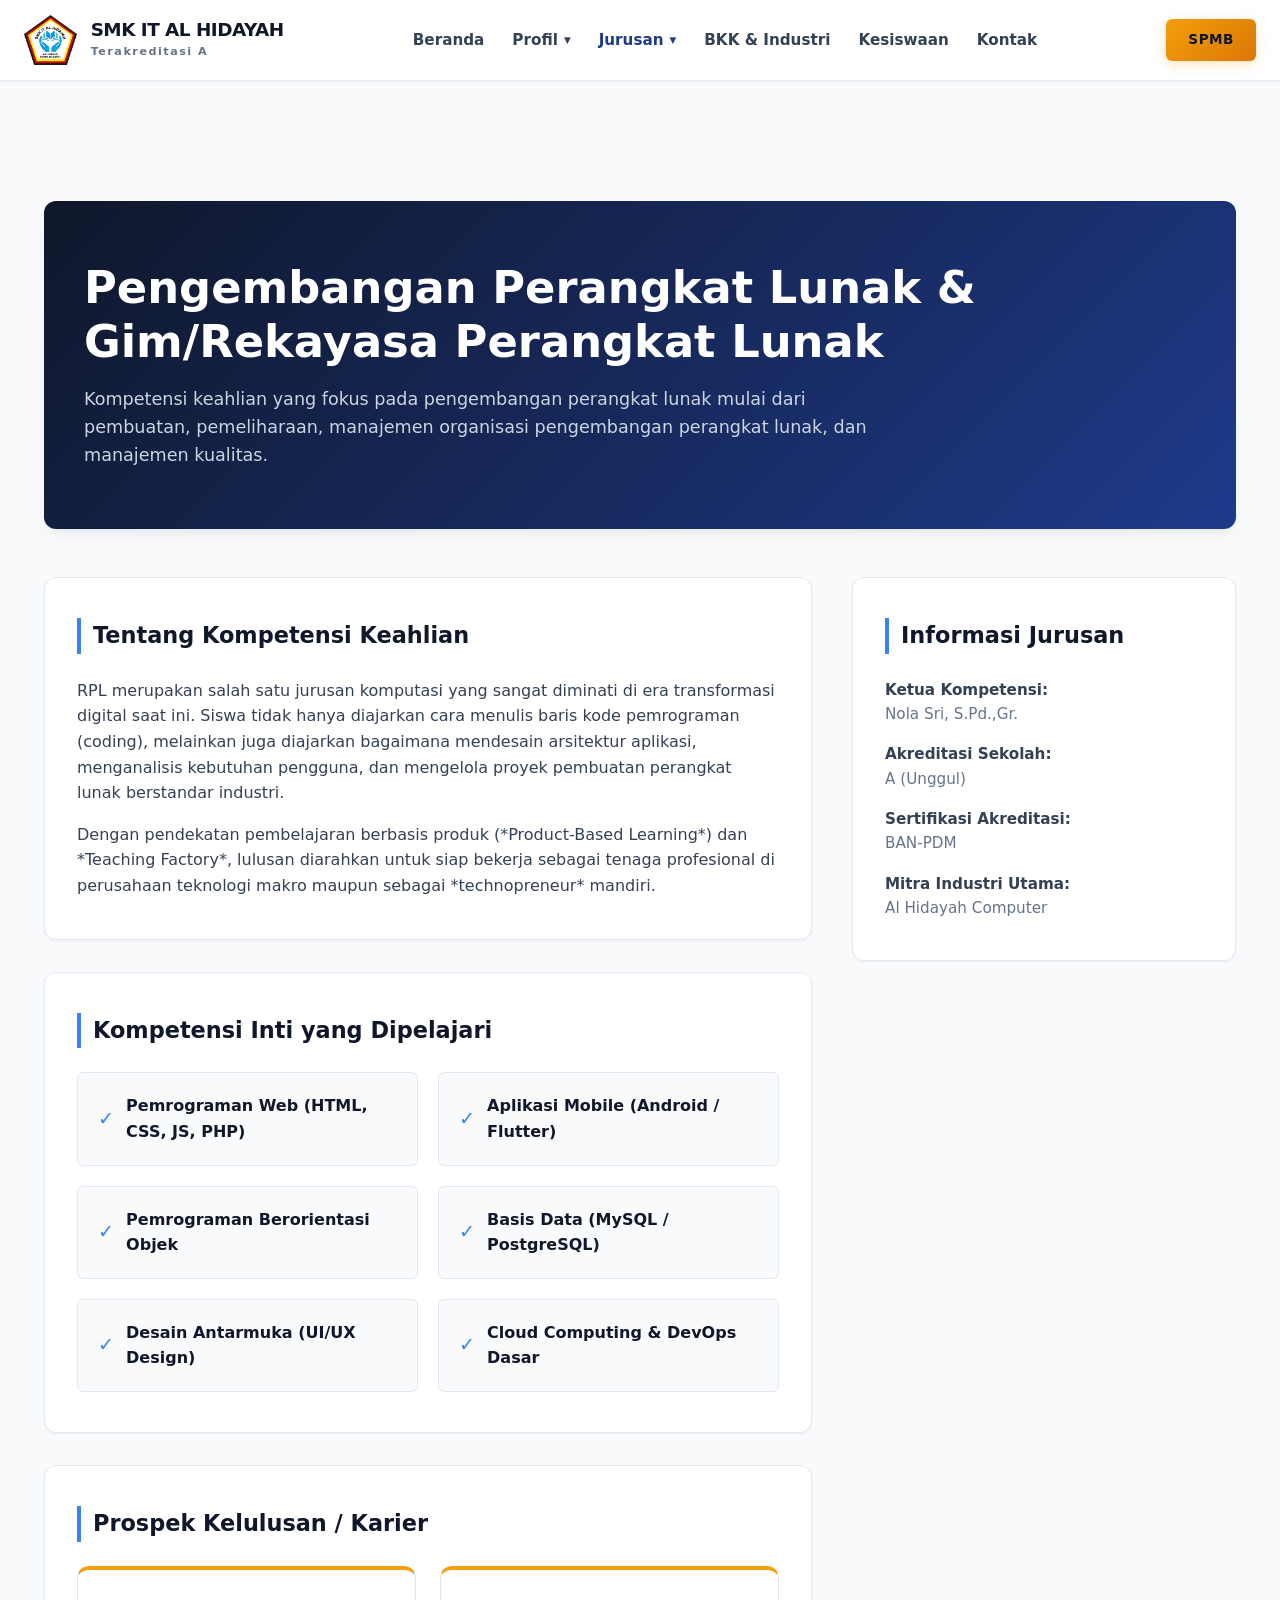
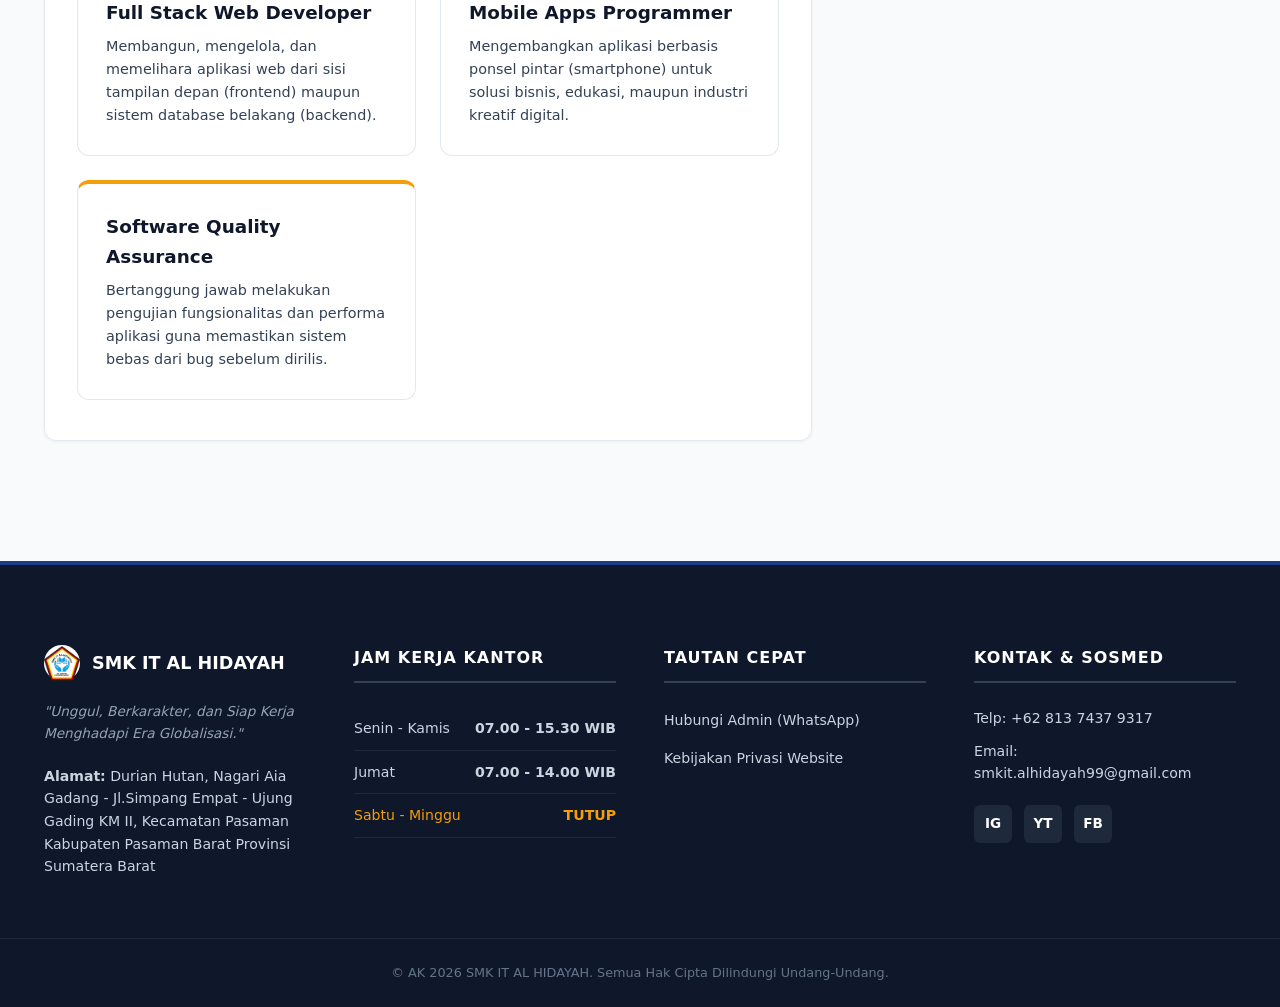
<file: rpl.html>
<!DOCTYPE html>
<html lang="id">
<head>
    <meta charset="UTF-8">
    <meta name="viewport" content="width=device-width, initial-scale=1.0">
    <title>Pengembangan Perangkat Lunak & Gim/Rekayasa Perangkat Lunak - SMK IT AL HIDAYAH</title>
    <link rel="icon" type="image/png" href="assets/img/favicon.ico">
    <link rel="stylesheet" href="css/style.css">
    <style>
        /* Dokumentasi gaya lokal khusus halaman jurusan */
        .jurusan-section {
            max-width: 1240px;
            width: 100%;
            margin: 0 auto;
            padding: 40px 24px;
        }
        
        /* Banner Detail Jurusan */
        .jurusan-hero {
            background: linear-gradient(135deg, var(--secondary), var(--primary));
            color: #ffffff;
            padding: 60px 40px;
            border-radius: var(--radius-md);
            text-align: left;
            margin-bottom: 48px;
            box-shadow: var(--shadow-md);
            display: flex;
            flex-direction: column;
            gap: 16px;
        }
        .jurusan-hero h2 {
            font-size: clamp(1.8rem, 4vw, 2.8rem);
            font-weight: 800;
            line-height: 1.2;
        }
        .jurusan-hero p {
            color: #cbd5e1;
            font-size: 1.1rem;
            max-width: 800px;
        }

        /* Layout Grid Konten */
        .jurusan-grid {
            display: grid;
            grid-template-columns: 1fr;
            gap: 40px;
        }

        .section-box {
            background-color: #ffffff;
            padding: 40px 32px;
            border-radius: var(--radius-md);
            border: 1px solid #e2e8f0;
            box-shadow: var(--shadow-sm);
        }

        .section-box h3 {
            color: var(--secondary);
            font-size: 1.4rem;
            font-weight: 700;
            margin-bottom: 24px;
            border-left: 4px solid var(--primary-light);
            padding-left: 12px;
            text-align: left;
        }

        /* List Kompetensi / Materi Terstruktur */
        .skills-grid {
            display: grid;
            grid-template-columns: repeat(auto-fit, minmax(240px, 1fr));
            gap: 20px;
        }
        .skill-item {
            background-color: var(--bg-light);
            padding: 20px;
            border-radius: var(--radius-sm);
            border: 1px solid #e2e8f0;
            text-align: left;
            display: flex;
            align-items: center;
            gap: 12px;
            font-weight: 600;
            color: var(--secondary);
        }
        .skill-item::before {
            content: "✓";
            color: var(--primary-light);
            font-weight: 900;
            font-size: 1.2rem;
        }

        /* Prospek Kerja Cards */
        .career-grid {
            display: grid;
            grid-template-columns: repeat(auto-fit, minmax(260px, 1fr));
            gap: 24px;
            margin-top: 20px;
        }
        .career-card {
            background-color: #ffffff;
            border: 1px solid #e2e8f0;
            padding: 28px;
            border-radius: var(--radius-md);
            text-align: left;
            border-top: 4px solid var(--accent);
            transition: var(--transition-smooth);
        }
        .career-card:hover {
            transform: translateY(-4px);
            box-shadow: var(--shadow-md);
        }
        .career-card h4 {
            color: var(--secondary);
            font-size: 1.15rem;
            margin-bottom: 8px;
            font-weight: 700;
        }
        .career-card p {
            color: var(--text-main);
            font-size: 0.9rem;
            line-height: 1.6;
        }

        @media (min-width: 992px) {
            .jurusan-grid {
                grid-template-columns: 2fr 1fr; /* Kolom materi lebih lebar dari kolom info tambahan */
            }
            .sidebar-box {
                position: sticky;
                top: 100px;
            }
        }
    </style>
</head>
<body>

    <header class="main-header">
        <div class="header-container">
            <div class="logo-section">
                <img src="assets/img/logo-smk.png" alt="Logo SMK IT AL HIDAYAH" style="height: 50px; width: auto; object-fit: contain;">
                <div class="logo-text">
                    <span class="school-name">SMK IT AL HIDAYAH</span>
                    <span class="school-tag">Terakreditasi <b>A</b></span>
                </div>
            </div>

            <nav class="desktop-nav">
                <a href="index.html" class="nav-link">Beranda</a>
                <div class="dropdown">
                    <button class="dropdown-btn">
                        Profil <span class="arrow-icon">▼</span>
                    </button>
                    <div class="dropdown-content">
                        <a href="visi-misi.html">Visi & Misi</a>
                        <a href="manajemen.html">Manajemen Sekolah</a>
                        <a href="fasilitas.html">Fasilitas</a>
                    </div>
                </div>
                <div class="dropdown">
                    <button class="dropdown-btn active-dropdown">
                        Jurusan <span class="arrow-icon">▼</span>
                    </button>
                    <div class="dropdown-content">
                        <a href="rpl.html">Pengembangan Perangkat Lunak & Gim</a>
                        <a href="dkv.html">Desain Komunikasi Visual</a>
                    </div>
                </div>
                <a href="bkk.html" class="nav-link">BKK & Industri</a>
                <a href="kesiswaan.html" class="nav-link">Kesiswaan</a>
                <a href="kontak.html" class="nav-link">Kontak</a>
            </nav>

            <div class="action-section">
                <a href="spmb.html" class="btn-ppdb">SPMB</a>
                <button id="hamburger-btn" class="hamburger-btn" aria-label="Buka Menu">☰</button>
            </div>
        </div>

        <div id="mobile-overlay" class="mobile-overlay">
            <div id="mobile-menu-container" class="mobile-menu-container">
                <div class="mobile-menu-header">
                    <h3>Menu Navigasi</h3>
                    <button id="close-btn" class="close-btn">&times;</button>
                </div>
                <nav class="mobile-nav">
                    <a href="index.html" class="mobile-link">Beranda</a>
                    <div class="accordion">
                        <button onclick="toggleAccordion('mob-profil')" class="accordion-btn">
                            Profil Sekolah <span>▼</span>
                        </button>
                        <div id="mob-profil" class="accordion-content">
                            <a href="visi-misi.html">Visi & Misi</a>
                            <a href="manajemen.html">Manajemen</a>
                            <a href="fasilitas.html">Fasilitas</a>
                        </div>
                    </div>
                    <div class="accordion">
                        <button onclick="toggleAccordion('mob-jurusan')" class="accordion-btn active">
                            Kompetensi Keahlian <span>▼</span>
                        </button>
                        <div id="mob-jurusan" class="accordion-content show">
                            <a href="rpl.html" style="color: var(--primary); font-weight: 600;">Pengembangan Perangkat Lunak & Gim</a>
                            <a href="dkv.html">Desain Komunikasi Visual</a>
                        </div>
                    </div>
                    <a href="bkk.html" class="mobile-link">BKK & Industri</a>
                    <a href="kesiswaan.html" class="mobile-link">Kesiswaan</a>
                    <a href="kontak.html" class="mobile-link">Kontak</a>
                </nav>
                <div class="mobile-menu-footer">&copy; AK 2026 SMK IT AL HIDAYAH.</div>
            </div>
        </div>
    </header>

    <main class="main-content">
        <section class="jurusan-section">
            
            <div class="jurusan-hero">
                <h2>Pengembangan Perangkat Lunak & Gim/Rekayasa Perangkat Lunak</h2>
                <p>Kompetensi keahlian yang fokus pada pengembangan perangkat lunak mulai dari pembuatan, pemeliharaan, manajemen organisasi pengembangan perangkat lunak, dan manajemen kualitas.</p>
            </div>

            <div class="jurusan-grid">
                
                <div class="main-info-col">
                    
                    <div class="section-box" style="margin-bottom: 32px;">
                        <h3>Tentang Kompetensi Keahlian</h3>
                        <p style="text-align: left; color: var(--text-main); margin-bottom: 16px;">
                            RPL merupakan salah satu jurusan komputasi yang sangat diminati di era transformasi digital saat ini. Siswa tidak hanya diajarkan cara menulis baris kode pemrograman (coding), melainkan juga diajarkan bagaimana mendesain arsitektur aplikasi, menganalisis kebutuhan pengguna, dan mengelola proyek pembuatan perangkat lunak berstandar industri.
                        </p>
                        <p style="text-align: left; color: var(--text-main);">
                            Dengan pendekatan pembelajaran berbasis produk (*Product-Based Learning*) dan *Teaching Factory*, lulusan diarahkan untuk siap bekerja sebagai tenaga profesional di perusahaan teknologi makro maupun sebagai *technopreneur* mandiri.
                        </p>
                    </div>

                    <div class="section-box" style="margin-bottom: 32px;">
                        <h3>Kompetensi Inti yang Dipelajari</h3>
                        <div class="skills-grid">
                            <div class="skill-item">Pemrograman Web (HTML, CSS, JS, PHP)</div>
                            <div class="skill-item">Aplikasi Mobile (Android / Flutter)</div>
                            <div class="skill-item">Pemrograman Berorientasi Objek</div>
                            <div class="skill-item">Basis Data (MySQL / PostgreSQL)</div>
                            <div class="skill-item">Desain Antarmuka (UI/UX Design)</div>
                            <div class="skill-item">Cloud Computing & DevOps Dasar</div>
                        </div>
                    </div>

                    <div class="section-box">
                        <h3>Prospek Kelulusan / Karier</h3>
                        <div class="career-grid">
                            <div class="career-card">
                                <h4>Full Stack Web Developer</h4>
                                <p>Membangun, mengelola, dan memelihara aplikasi web dari sisi tampilan depan (frontend) maupun sistem database belakang (backend).</p>
                            </div>
                            <div class="career-card">
                                <h4>Mobile Apps Programmer</h4>
                                <p>Mengembangkan aplikasi berbasis ponsel pintar (smartphone) untuk solusi bisnis, edukasi, maupun industri kreatif digital.</p>
                            </div>
                            <div class="career-card">
                                <h4>Software Quality Assurance</h4>
                                <p>Bertanggung jawab melakukan pengujian fungsionalitas dan performa aplikasi guna memastikan sistem bebas dari bug sebelum dirilis.</p>
                            </div>
                        </div>
                    </div>

                </div>

                <div class="sidebar-col">
                    <div class="section-box sidebar-box">
                        <h3>Informasi Jurusan</h3>
                        <ul style="text-align: left; display: flex; flex-direction: column; gap: 16px; font-size: 0.95rem;">
                            <li><strong>Ketua Kompetensi:</strong><br><span style="color: var(--text-muted);">Nola Sri, S.Pd.,Gr.</span></li>
                            <li><strong>Akreditasi Sekolah:</strong><br><span style="color: var(--text-muted);">A (Unggul)</span></li>
                            <li><strong>Sertifikasi Akreditasi:</strong><br><span style="color: var(--text-muted);">BAN-PDM</span></li>
                            <li><strong>Mitra Industri Utama:</strong><br><span style="color: var(--text-muted);">Al Hidayah Computer</span></li>
                        </ul>
                    </div>
                </div>

            </div>

        </section>
    </main>

    <footer class="main-footer">
        <div class="footer-container">
            <div class="footer-col">
                <div class="footer-logo">
                    <div class="logo-circle-white"><img src="assets/img/logo-smk.png" alt="Logo SMK IT AL HIDAYAH" style="height: 50px; width: auto; object-fit: contain;"></div>
                    <span class="footer-school-name">SMK IT AL HIDAYAH</span>
                </div>
                <p class="footer-tagline">"Unggul, Berkarakter, dan Siap Kerja Menghadapi Era Globalisasi."</p>
                <p class="footer-address"><strong>Alamat:</strong> Durian Hutan, Nagari Aia Gadang - Jl.Simpang Empat - Ujung Gading KM II, Kecamatan Pasaman Kabupaten Pasaman Barat Provinsi Sumatera Barat</p>
            </div>

            <div class="footer-col">
                <h3>Jam Kerja Kantor</h3>
                <ul class="work-hours">
                    <li><span>Senin - Kamis</span> <strong>07.00 - 15.30 WIB</strong></li>
                    <li><span>Jumat</span> <strong>07.00 - 14.00 WIB</strong></li>
                    <li class="closed"><span>Sabtu - Minggu</span> <strong>TUTUP</strong></li>
                </ul>
            </div>

            <div class="footer-col">
                <h3>Tautan Cepat</h3>
                <ul class="quick-links">
                    <li><a href="kontak.html">Hubungi Admin (WhatsApp)</a></li>
                    <li><a href="kebijakan-privasi.html">Kebijakan Privasi Website</a></li>
                </ul>
            </div>

            <div class="footer-col">
                <h3>Kontak & Sosmed</h3>
                <p class="contact-info">Telp: +62 813 7437 9317</p>
                <p class="contact-info">Email: smkit.alhidayah99@gmail.com</p>
                <div class="social-icons">
                    <a href="https://www.instagram.com/smk_it_alhidayah?igsh=bGRteWhrNG1raTM=" class="icon icon-instagram" title="Instagram">IG</a>
                    <a href="https://youtube.com/@smkitalhidayahchannel?si=zrxQ-snzoZX2y5XV" class="icon icon-youtube" title="YouTube">YT</a>
                    <a href="https://www.facebook.com/share/g/1BqvajJhxG/?mibextid=wwXIfr" class="icon icon-facebook" title="Facebook">FB</a>
                </div>
            </div>
        </div>
        <div class="footer-bottom">
            <p>&copy; AK 2026 SMK IT AL HIDAYAH. Semua Hak Cipta Dilindungi Undang-Undang.</p>
        </div>
    </footer>

    <script>
        const hamburgerBtn = document.getElementById('hamburger-btn');
        const closeBtn = document.getElementById('close-btn');
        const mobileOverlay = document.getElementById('mobile-overlay');
        const mobileMenuContainer = document.getElementById('mobile-menu-container');

        function openMenu() {
            mobileOverlay.classList.add('show');
            mobileMenuContainer.classList.add('open');
            document.body.style.overflow = 'hidden';
        }

        function closeMenu() {
            mobileOverlay.classList.remove('show');
            mobileMenuContainer.classList.remove('open');
            document.body.style.overflow = '';
        }

        hamburgerBtn.addEventListener('click', openMenu);
        closeBtn.addEventListener('click', closeMenu);
        mobileOverlay.addEventListener('click', (e) => { if (e.target === mobileOverlay) closeMenu(); });

        function toggleAccordion(id) {
            const content = document.getElementById(id);
            content.classList.toggle('show');
            const btn = content.previousElementSibling;
            btn.classList.toggle('active');
        }
    </script>
</body>
</html>
</file>
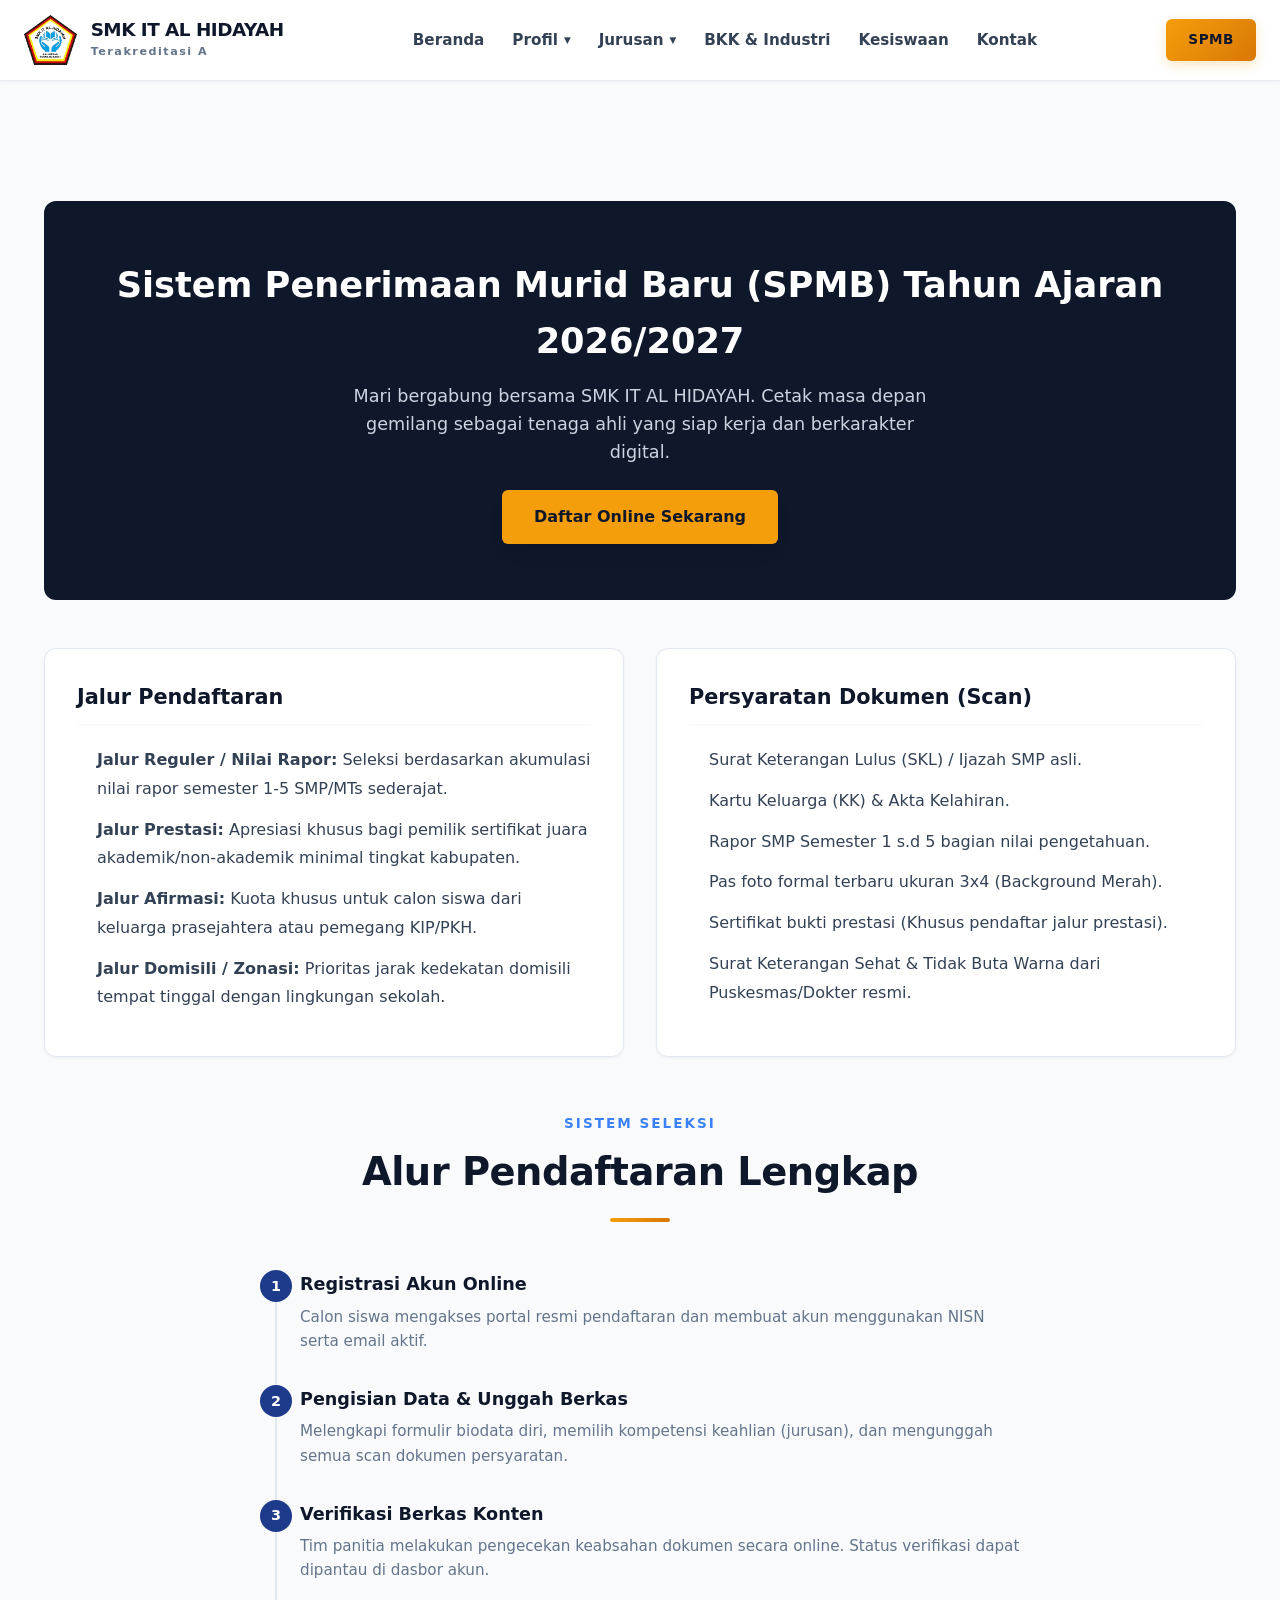
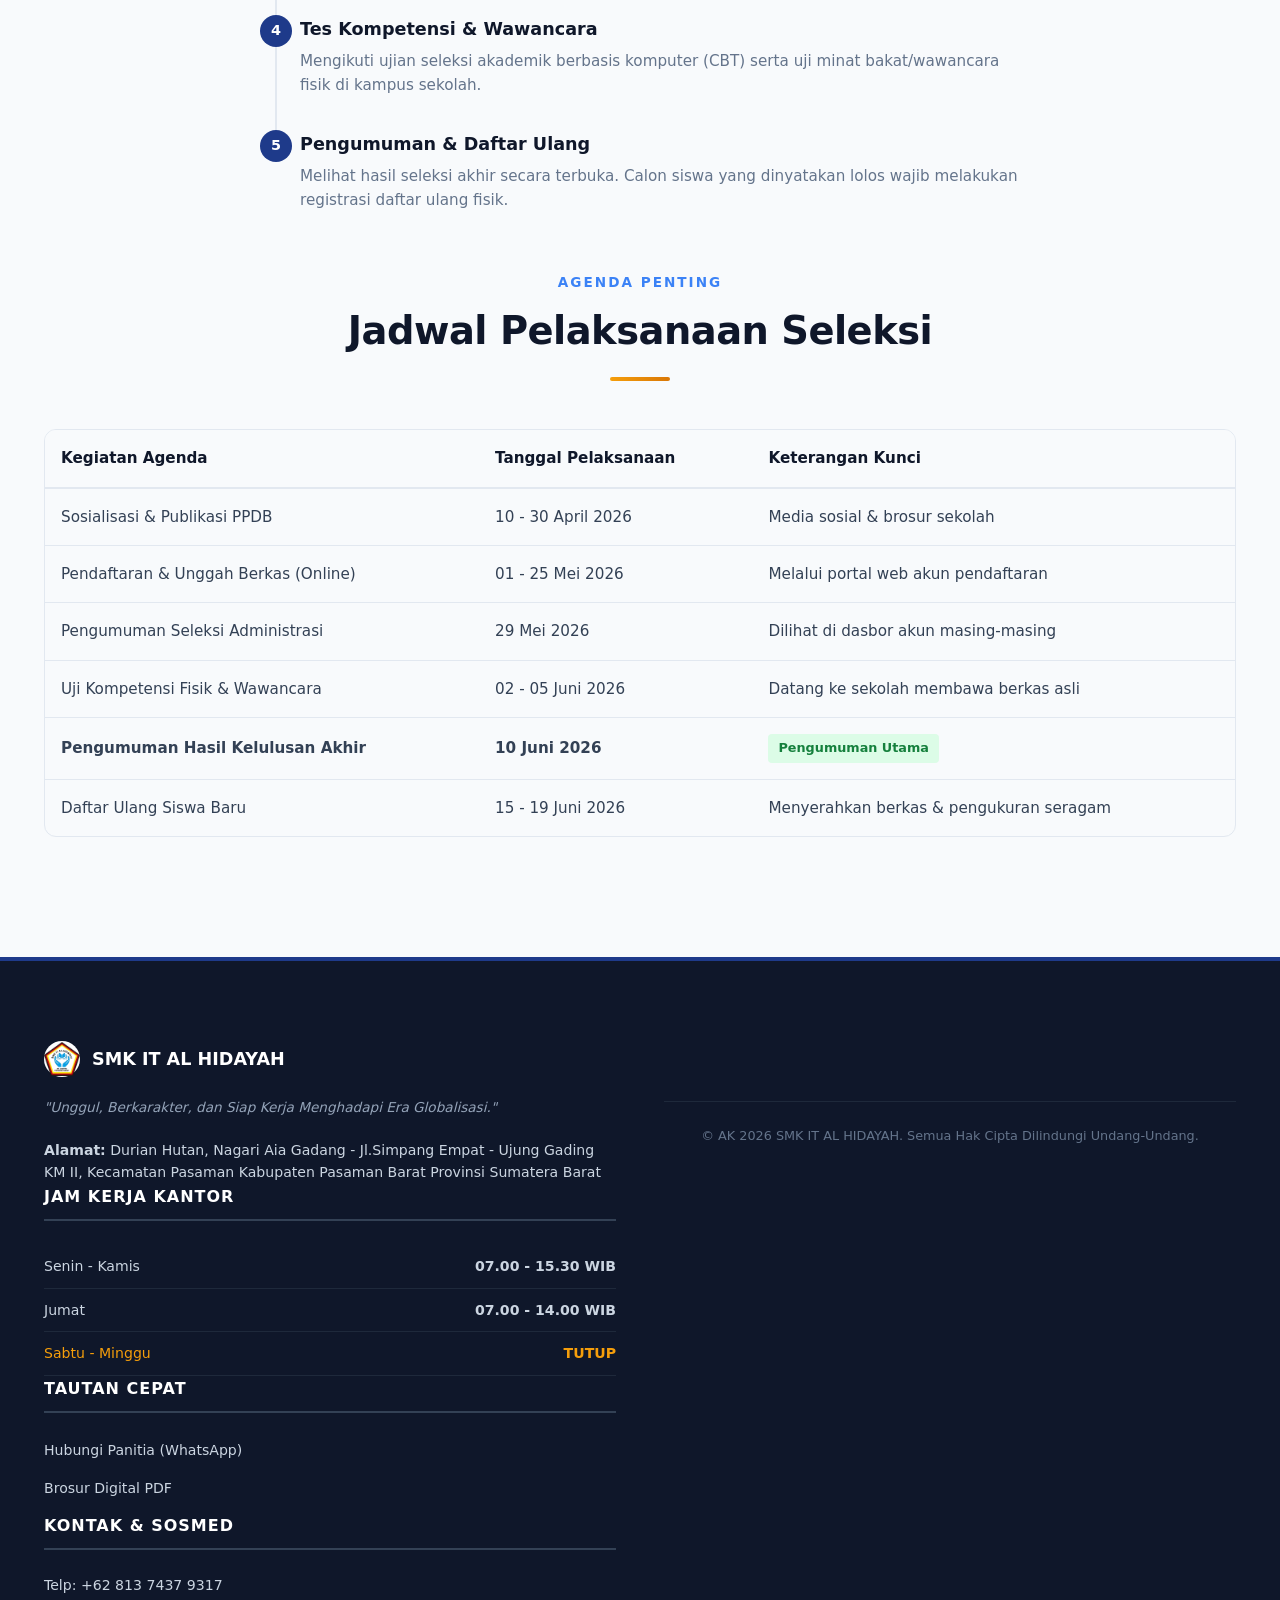
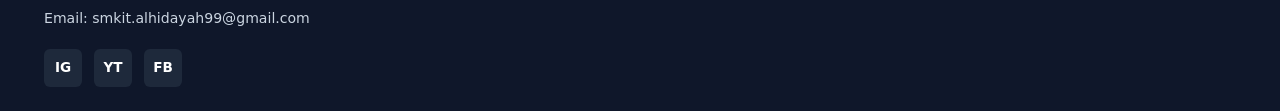
<file: spmb.html>
<!DOCTYPE html>
<html lang="id">
<head>
    <meta charset="UTF-8">
    <meta name="viewport" content="width=device-width, initial-scale=1.0">
    <title>SPMB  - SMK IT AL HIDAYAH</title>
    <link rel="icon" type="image/png" href="assets/img/favicon.ico">
    <!-- Menghubungkan ke file CSS profesional utama -->
    <link rel="stylesheet" href="css/style.css">
    <style>
        /* Gaya lokal khusus untuk tata letak SPMB / PPDB */
        .spmb-section {
            max-width: 1240px;
            width: 100%;
            margin: 0 auto;
            padding: 40px 24px;
        }

        /* Hero Banner Mini */
        .spmb-hero {
            background-color: var(--secondary);
            color: #ffffff;
            padding: 56px 24px;
            border-radius: var(--radius-md);
            margin-bottom: 48px;
            text-align: center;
        }

        .spmb-hero h2 {
            font-size: 2.2rem;
            font-weight: 800;
            margin-bottom: 12px;
        }

        .spmb-hero p {
            color: #cbd5e1;
            font-size: 1.1rem;
            max-width: 600px;
            margin: 0 auto 24px auto;
        }

        .btn-daftar-sekarang {
            display: inline-block;
            background-color: var(--accent);
            color: var(--secondary);
            font-weight: 700;
            padding: 14px 32px;
            border-radius: var(--radius-sm);
            text-decoration: none;
            font-size: 1rem;
            box-shadow: var(--shadow-md);
            transition: var(--transition-smooth);
        }

        .btn-daftar-sekarang:hover {
            transform: translateY(-2px);
            box-shadow: 0 10px 15px -3px rgba(245, 158, 11, 0.3);
        }

        /* Grid Dua Kolom (Jalur & Syarat) */
        .info-spmb-grid {
            display: grid;
            grid-template-columns: 1fr;
            gap: 32px;
            margin-bottom: 56px;
        }

        .spmb-card {
            background-color: #ffffff;
            border: 1px solid #e2e8f0;
            border-radius: var(--radius-md);
            padding: 32px;
            text-align: left;
            box-shadow: var(--shadow-sm);
        }

        .spmb-card h3 {
            color: var(--secondary);
            font-size: 1.3rem;
            font-weight: 700;
            margin-bottom: 20px;
            border-bottom: 2px solid var(--bg-light);
            padding-bottom: 10px;
        }

        .spmb-list {
            padding-left: 20px;
            line-height: 1.8;
            color: var(--text-main);
        }

        .spmb-list li {
            margin-bottom: 12px;
        }

        /* Desain Alur Pendaftaran (Timeline) */
        .timeline {
            position: relative;
            max-width: 800px;
            margin: 40px auto 60px auto;
            padding: 0 20px;
        }

        .timeline-item {
            position: relative;
            padding-left: 40px;
            margin-bottom: 32px;
            text-align: left;
        }

        .timeline-item::before {
            content: "";
            position: absolute;
            left: 15px;
            top: 0;
            bottom: -32px;
            width: 2px;
            background-color: #e2e8f0;
        }

        .timeline-item:last-child::before {
            display: none;
        }

        .timeline-number {
            position: absolute;
            left: 0;
            top: 0;
            width: 32px;
            height: 32px;
            background-color: var(--primary);
            color: #ffffff;
            border-radius: 50%;
            display: flex;
            align-items: center;
            justify-content: center;
            font-weight: 700;
            font-size: 0.9rem;
            z-index: 2;
        }

        .timeline-content h4 {
            color: var(--secondary);
            font-size: 1.1rem;
            font-weight: 700;
            margin-bottom: 6px;
        }

        .timeline-content p {
            color: var(--text-muted);
            font-size: 0.95rem;
            line-height: 1.6;
        }

        /* Tabel Jadwal */
        .table-responsive {
            overflow-x: auto;
            margin-top: 24px;
            border: 1px solid #e2e8f0;
            border-radius: var(--radius-md);
        }

        .spmb-table {
            width: 100%;
            border-collapse: collapse;
            text-align: left;
            font-size: 0.95rem;
        }

        .spmb-table th {
            background-color: var(--bg-light);
            color: var(--secondary);
            font-weight: 700;
            padding: 16px;
            border-bottom: 2px solid #e2e8f0;
        }

        .spmb-table td {
            padding: 16px;
            border-bottom: 1px solid #e2e8f0;
            color: var(--text-main);
        }

        .spmb-table tr:last-child td {
            border-bottom: none;
        }

        .badge-status {
            display: inline-block;
            padding: 4px 10px;
            font-size: 0.8rem;
            font-weight: 700;
            border-radius: 4px;
            background-color: #dcfce7;
            color: #15803d;
        }

        @media (min-width: 768px) {
            .info-spmb-grid {
                grid-template-columns: 1fr 1fr;
            }
        }
    </style>
</head>
<body>

    <!-- NAVIGASI / HEADER -->
    <header class="main-header">
        <div class="header-container">
            <div class="logo-section">
                <img src="assets/img/logo-smk.png" alt="Logo SMK IT AL HIDAYAH" style="height: 50px; width: auto; object-fit: contain;">
                <div class="logo-text">
                    <span class="school-name">SMK IT AL HIDAYAH</span>
                    <span class="school-tag">Terakreditasi <b>A</b></span>
                </div>
            </div>

            <nav class="desktop-nav">
                <a href="index.html" class="nav-link">Beranda</a>
                <div class="dropdown">
                    <button class="dropdown-btn">
                        Profil <span class="arrow-icon">▼</span>
                    </button>
                    <div class="dropdown-content">
                        <a href="visi-misi.html">Visi & Misi</a>
                        <a href="manajemen.html">Manajemen Sekolah</a>
                        <a href="fasilitas.html">Fasilitas</a>
                    </div>
                </div>
                <div class="dropdown">
                    <button class="dropdown-btn">
                        Jurusan <span class="arrow-icon">▼</span>
                    </button>
                    <div class="dropdown-content">
                        <a href="rpl.html">Pengembangan Perangkat Lunak & Gim</a>
                        <a href="dkv.html">Desain Komunikasi Visual</a>
                    </div>
                </div>
                <a href="bkk.html" class="nav-link">BKK & Industri</a>
                <a href="kesiswaan.html" class="nav-link">Kesiswaan</a>
                <a href="kontak.html" class="nav-link">Kontak</a>
            </nav>

            <div class="action-section">
                <a href="spmb.html" class="btn-ppdb" style="background-color: var(--accent); color: var(--secondary);">SPMB</a>
                <button id="hamburger-btn" class="hamburger-btn" aria-label="Buka Menu">☰</button>
            </div>
        </div>

        <!-- MOBILE NAV OVERLAY -->
        <div id="mobile-overlay" class="mobile-overlay">
            <div id="mobile-menu-container" class="mobile-menu-container">
                <div class="mobile-menu-header">
                    <h3>Menu Navigasi</h3>
                    <button id="close-btn" class="close-btn">&times;</button>
                </div>
                <nav class="mobile-nav">
                    <a href="index.html" class="mobile-link">Beranda</a>
                    <div class="accordion">
                        <button onclick="toggleAccordion('mob-profil')" class="accordion-btn">
                            Profil Sekolah <span>▼</span>
                        </button>
                        <div id="mob-profil" class="accordion-content">
                            <a href="visi-misi.html">Visi & Misi</a>
                            <a href="manajemen.html">Manajemen</a>
                            <a href="fasilitas.html">Fasilitas</a>
                        </div>
                    </div>
                    <div class="accordion">
                        <button onclick="toggleAccordion('mob-jurusan')" class="accordion-btn">
                            Kompetensi Keahlian <span>▼</span>
                        </button>
                        <div id="mob-jurusan" class="accordion-content">
                            <a href="rpl.html">Pengembangan Perangkat Lunak & Gim</a>
                            <a href="dkv.html">Desain Komunikasi Visual</a>
                        </div>
                    </div>
                    <a href="bkk.html" class="mobile-link">BKK & Industri</a>
                    <a href="kesiswaan.html" class="mobile-link">Kesiswaan</a>
                    <a href="kontak.html" class="mobile-link">Kontak</a>
                    <a href="spmb.html" class="mobile-link" style="color: var(--primary); font-weight: 600;">SPMB</a>
                </nav>
                <div class="mobile-menu-footer">&copy; AK 2026 SMK IT AL HIDAYAH.</div>
            </div>
        </div>
    </header>

    <!-- KONTEN UTAMA SPMB -->
    <main class="main-content">
        <section class="spmb-section text-center">
            
            <!-- HERO BANNER PPDB -->
            <div class="spmb-hero">
                <h2>Sistem Penerimaan Murid Baru (SPMB) Tahun Ajaran 2026/2027</h2>
                <p>Mari bergabung bersama SMK IT AL HIDAYAH. Cetak masa depan gemilang sebagai tenaga ahli yang siap kerja dan berkarakter digital.</p>
                <a href="#" class="btn-daftar-sekarang" onclick="alert('Sistem Pendaftaran akan dibuka sesuai jadwal di bawah ini.')">Daftar Online Sekarang</a>
            </div>

            <!-- BAGIAN 1: JALUR & SYARAT -->
            <div class="info-spmb-grid">
                <!-- Jalur Pendaftaran -->
                <div class="spmb-card">
                    <h3>Jalur Pendaftaran</h3>
                    <ul class="spmb-list">
                        <li><strong>Jalur Reguler / Nilai Rapor:</strong> Seleksi berdasarkan akumulasi nilai rapor semester 1-5 SMP/MTs sederajat.</li>
                        <li><strong>Jalur Prestasi:</strong> Apresiasi khusus bagi pemilik sertifikat juara akademik/non-akademik minimal tingkat kabupaten.</li>
                        <li><strong>Jalur Afirmasi:</strong> Kuota khusus untuk calon siswa dari keluarga prasejahtera atau pemegang KIP/PKH.</li>
                        <li><strong>Jalur Domisili / Zonasi:</strong> Prioritas jarak kedekatan domisili tempat tinggal dengan lingkungan sekolah.</li>
                    </ul>
                </div>

                <!-- Persyaratan Dokumen -->
                <div class="spmb-card">
                    <h3>Persyaratan Dokumen (Scan)</h3>
                    <ul class="spmb-list">
                        <li>Surat Keterangan Lulus (SKL) / Ijazah SMP asli.</li>
                        <li>Kartu Keluarga (KK) & Akta Kelahiran.</li>
                        <li>Rapor SMP Semester 1 s.d 5 bagian nilai pengetahuan.</li>
                        <li>Pas foto formal terbaru ukuran 3x4 (Background Merah).</li>
                        <li>Sertifikat bukti prestasi (Khusus pendaftar jalur prestasi).</li>
                        <li>Surat Keterangan Sehat & Tidak Buta Warna dari Puskesmas/Dokter resmi.</li>
                    </ul>
                </div>
            </div>

            <!-- BAGIAN 2: ALUR PENDAFTARAN -->
            <div class="page-header">
                <span class="sub-title">Sistem Seleksi</span>
                <h1 class="main-title">Alur Pendaftaran Lengkap</h1>
                <div class="title-line"></div>
            </div>

            <div class="timeline">
                <div class="timeline-item">
                    <div class="timeline-number">1</div>
                    <div class="timeline-content">
                        <h4>Registrasi Akun Online</h4>
                        <p>Calon siswa mengakses portal resmi pendaftaran dan membuat akun menggunakan NISN serta email aktif.</p>
                    </div>
                </div>
                <div class="timeline-item">
                    <div class="timeline-number">2</div>
                    <div class="timeline-content">
                        <h4>Pengisian Data & Unggah Berkas</h4>
                        <p>Melengkapi formulir biodata diri, memilih kompetensi keahlian (jurusan), dan mengunggah semua scan dokumen persyaratan.</p>
                    </div>
                </div>
                <div class="timeline-item">
                    <div class="timeline-number">3</div>
                    <div class="timeline-content">
                        <h4>Verifikasi Berkas Konten</h4>
                        <p>Tim panitia melakukan pengecekan keabsahan dokumen secara online. Status verifikasi dapat dipantau di dasbor akun.</p>
                    </div>
                </div>
                <div class="timeline-item">
                    <div class="timeline-number">4</div>
                    <div class="timeline-content">
                        <h4>Tes Kompetensi & Wawancara</h4>
                        <p>Mengikuti ujian seleksi akademik berbasis komputer (CBT) serta uji minat bakat/wawancara fisik di kampus sekolah.</p>
                    </div>
                </div>
                <div class="timeline-item">
                    <div class="timeline-number">5</div>
                    <div class="timeline-content">
                        <h4>Pengumuman & Daftar Ulang</h4>
                        <p>Melihat hasil seleksi akhir secara terbuka. Calon siswa yang dinyatakan lolos wajib melakukan registrasi daftar ulang fisik.</p>
                    </div>
                </div>
            </div>

            <!-- BAGIAN 3: JADWAL SELEKSI -->
            <div class="page-header">
                <span class="sub-title">Agenda Penting</span>
                <h1 class="main-title">Jadwal Pelaksanaan Seleksi</h1>
                <div class="title-line"></div>
            </div>

            <div class="table-responsive">
                <table class="spmb-table">
                    <thead>
                        <tr>
                            <th>Kegiatan Agenda</th>
                            <th>Tanggal Pelaksanaan</th>
                            <th>Keterangan Kunci</th>
                        </tr>
                    </thead>
                    <tbody>
                        <tr>
                            <td>Sosialisasi & Publikasi PPDB</td>
                            <td>10 - 30 April 2026</td>
                            <td>Media sosial & brosur sekolah</td>
                        </tr>
                        <tr>
                            <td>Pendaftaran & Unggah Berkas (Online)</td>
                            <td>01 - 25 Mei 2026</td>
                            <td>Melalui portal web akun pendaftaran</td>
                        </tr>
                        <tr>
                            <td>Pengumuman Seleksi Administrasi</td>
                            <td>29 Mei 2026</td>
                            <td>Dilihat di dasbor akun masing-masing</td>
                        </tr>
                        <tr>
                            <td>Uji Kompetensi Fisik & Wawancara</td>
                            <td>02 - 05 Juni 2026</td>
                            <td>Datang ke sekolah membawa berkas asli</td>
                        </tr>
                        <tr>
                            <td><strong>Pengumuman Hasil Kelulusan Akhir</strong></td>
                            <td><strong>10 Juni 2026</strong></td>
                            <td><span class="badge-status">Pengumuman Utama</span></td>
                        </tr>
                        <tr>
                            <td>Daftar Ulang Siswa Baru</td>
                            <td>15 - 19 Juni 2026</td>
                            <td>Menyerahkan berkas & pengukuran seragam</td>
                        </tr>
                    </tbody>
                </table>
            </div>

        </section>
    </main>

    <!-- FOOTER -->
    <footer class="main-footer">
        <div class="footer-container">
            <div class="footer-col">
                <div class="footer-logo">
                    <div class="logo-circle-white"><img src="assets/img/logo-smk.png" alt="Logo SMK IT AL HIDAYAH" style="height: 50px; width: auto; object-fit: contain;"></div>
                    <span class="footer-school-name">SMK IT AL HIDAYAH</span>
                </div>
                <p class="footer-tagline">"Unggul, Berkarakter, dan Siap Kerja Menghadapi Era Globalisasi."</p>
                <p class="footer-address"><strong>Alamat:</strong> Durian Hutan, Nagari Aia Gadang - Jl.Simpang Empat - Ujung Gading KM II, Kecamatan Pasaman Kabupaten Pasaman Barat Provinsi Sumatera Barat

            <div class="footer-col">
                <h3>Jam Kerja Kantor</h3>
                <ul class="work-hours">
                    <li><span>Senin - Kamis</span> <strong>07.00 - 15.30 WIB</strong></li>
                    <li><span>Jumat</span> <strong>07.00 - 14.00 WIB</strong></li>
                    <li class="closed"><span>Sabtu - Minggu</span> <strong>TUTUP</strong></li>
                </ul>
            </div>

            <div class="footer-col">
                <h3>Tautan Cepat</h3>
                <ul class="quick-links">
                    <li><a href="https://wa.me/6283182956975" target="_blank">Hubungi Panitia (WhatsApp)</a></li>
                    <li><a href="brosur.html" target="_blank">Brosur Digital PDF</a></li>
                </ul>
            </div>

            <div class="footer-col">
                <h3>Kontak & Sosmed</h3>
                <p class="contact-info">Telp: +62 813 7437 9317</p>
                <p class="contact-info">Email: smkit.alhidayah99@gmail.com</p>
                <div class="social-icons">
                    <a href="https://www.instagram.com/smk_it_alhidayah?igsh=bGRteWhrNG1raTM=" class="icon icon-instagram" title="Instagram">IG</a>
                    <a href="https://youtube.com/@smkitalhidayahchannel?si=zrxQ-snzoZX2y5XV" class="icon icon-youtube" title="YouTube">YT</a>
                    <a href="https://www.facebook.com/share/g/1BqvajJhxG/?mibextid=wwXIfr" class="icon icon-facebook" title="Facebook">FB</a>
                </div>
            </div>
        </div>
        <div class="footer-bottom">
            <p>&copy; AK 2026 SMK IT AL HIDAYAH. Semua Hak Cipta Dilindungi Undang-Undang.</p>
        </div>
    </footer>

    <!-- INTERACTIVE SCRIPT -->
    <script>
        const hamburgerBtn = document.getElementById('hamburger-btn');
        const closeBtn = document.getElementById('close-btn');
        const mobileOverlay = document.getElementById('mobile-overlay');
        const mobileMenuContainer = document.getElementById('mobile-menu-container');

        function openMenu() {
            mobileOverlay.classList.add('show');
            mobileMenuContainer.classList.add('open');
            document.body.style.overflow = 'hidden';
        }

        function closeMenu() {
            mobileOverlay.classList.remove('show');
            mobileMenuContainer.classList.remove('open');
            document.body.style.overflow = '';
        }

        hamburgerBtn.addEventListener('click', openMenu);
        closeBtn.addEventListener('click', closeMenu);
        mobileOverlay.addEventListener('click', (e) => { if (e.target === mobileOverlay) closeMenu(); });

        function toggleAccordion(id) {
            const content = document.getElementById(id);
            content.classList.toggle('show');
            const btn = content.previousElementSibling;
            btn.classList.toggle('active');
        }
    </script>
</body>
</html>
</file>
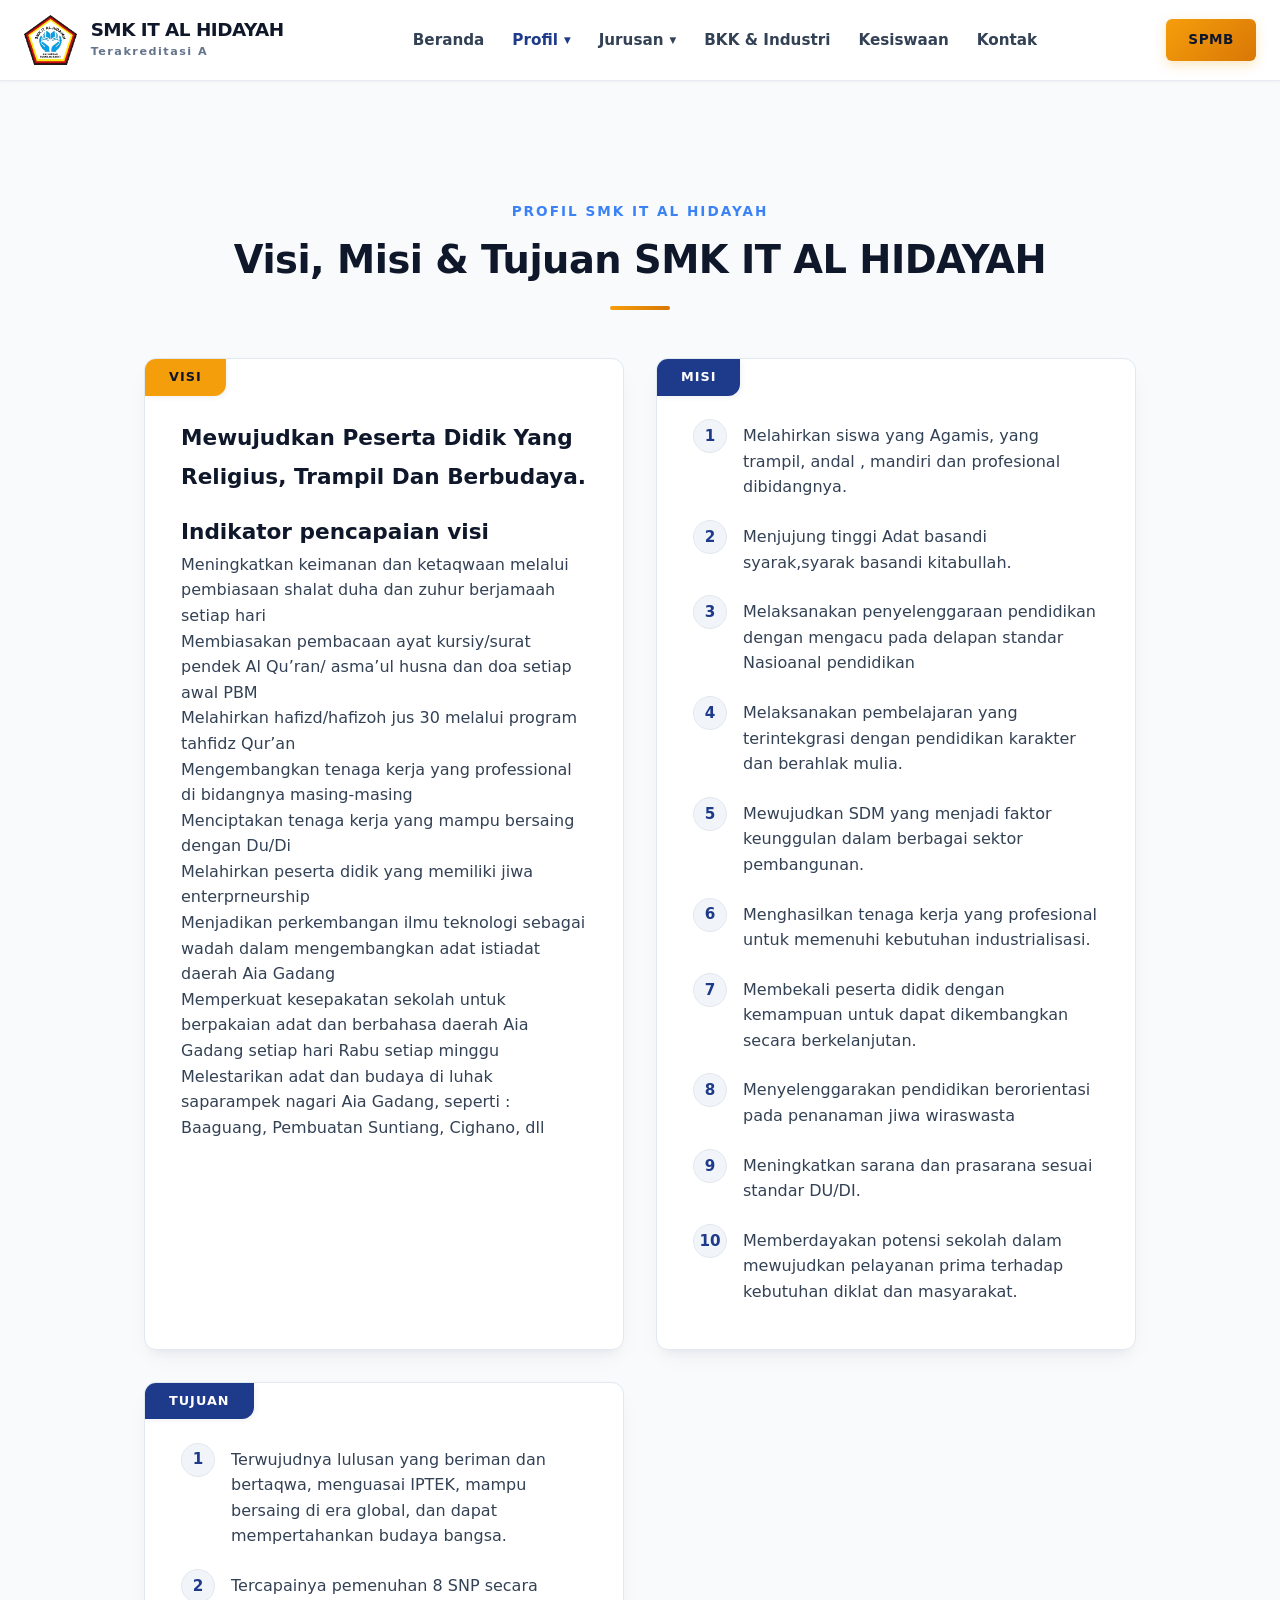
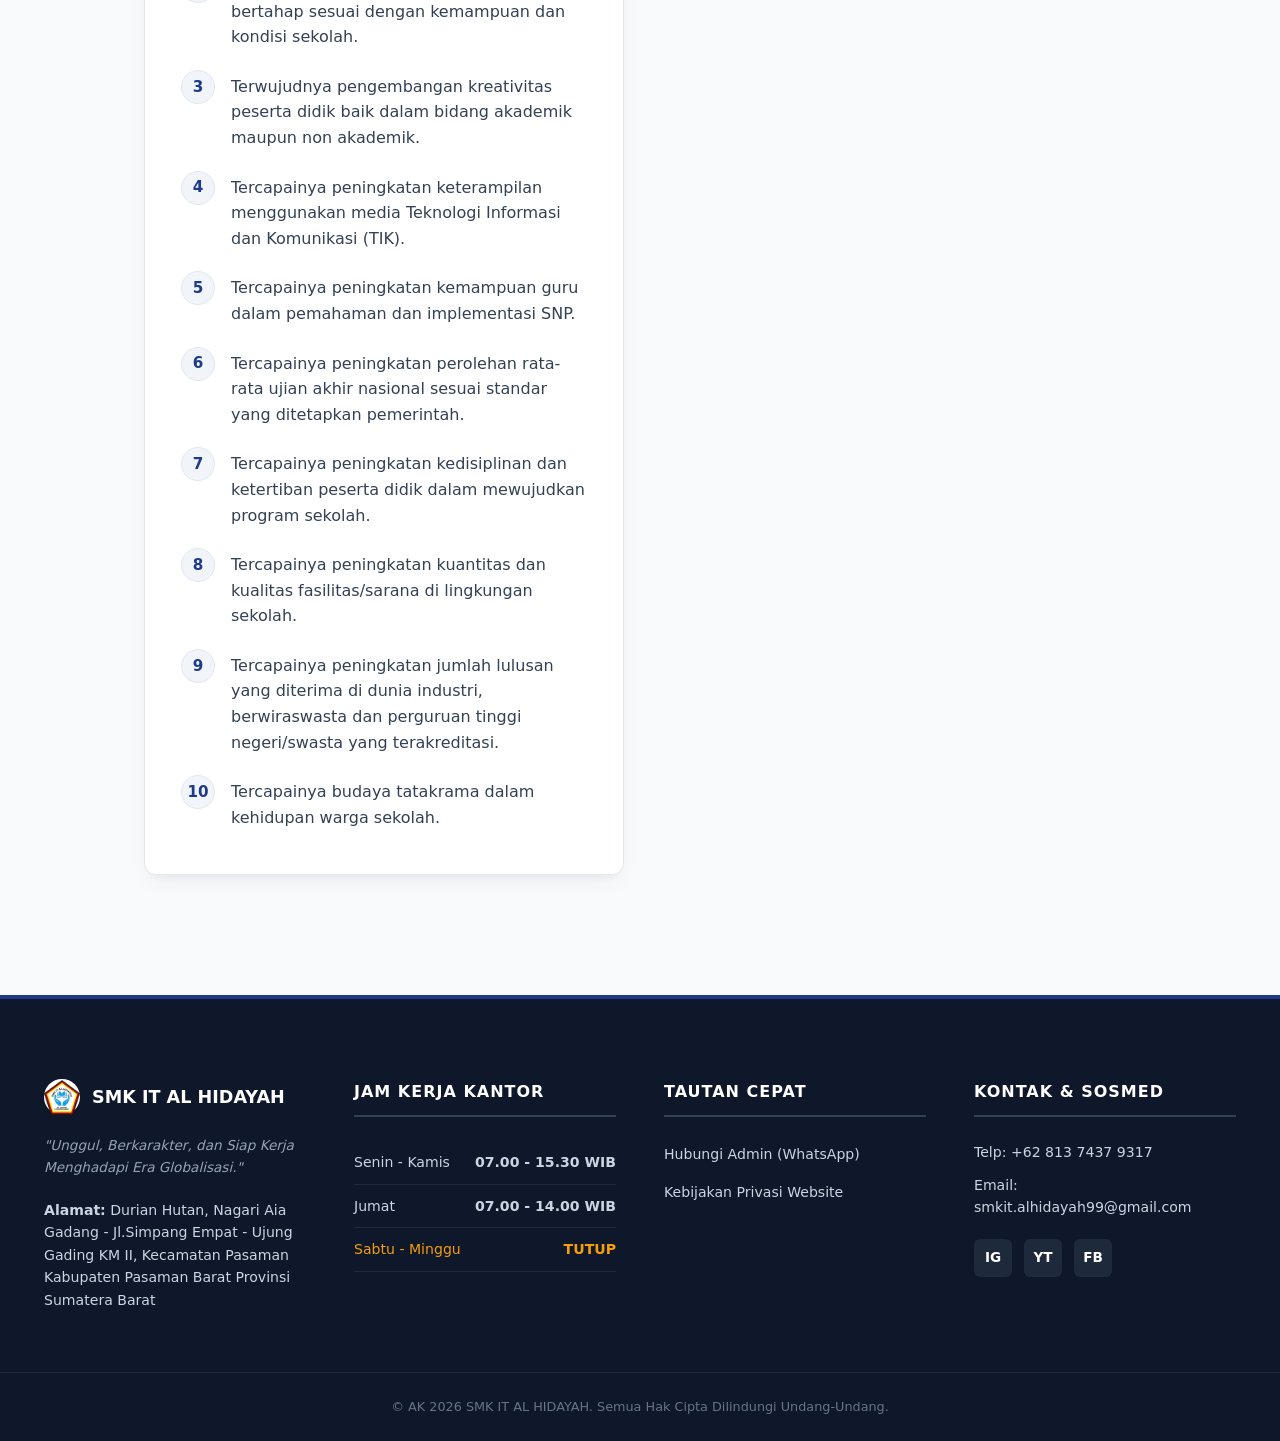
<file: visi-misi.html>
<!DOCTYPE html>
<html lang="id">
<head>
    <meta charset="UTF-8">
    <meta name="viewport" content="width=device-width, initial-scale=1.0">
    <title>Visi & Misi - SMK IT AL HIDAYAH</title>
    <link rel="icon" type="image/png" href="assets/img/favicon.ico">
    <link rel="stylesheet" href="css/style.css">
</head>
<body>

    <header class="main-header">
        <div class="header-container">
            <div class="logo-section">
                 <img src="assets/img/logo-smk.png" alt="Logo SMK IT AL HIDAYAH" style="height: 50px; width: auto; object-fit: contain;">
                <div class="logo-text">
                    <span class="school-name">SMK IT AL HIDAYAH</span>
                    <span class="school-tag">Terakreditasi <b>A</b></span>
                </div>
            </div>

            <nav class="desktop-nav">
                <a href="index.html" class="nav-link">Beranda</a>
                <div class="dropdown">
                    <button class="dropdown-btn active-dropdown">
                        Profil <span class="arrow-icon">▼</span>
                    </button>
                    <div class="dropdown-content">
                        <a href="visi-misi.html">Visi & Misi</a>
                        <a href="manajemen.html">Manajemen Sekolah</a>
                        <a href="fasilitas.html">Fasilitas</a>
                    </div>
                </div>
                <div class="dropdown">
                    <button class="dropdown-btn">
                        Jurusan <span class="arrow-icon">▼</span>
                    </button>
                    <div class="dropdown-content">
                        <a href="rpl.html">Pengembangan Perangkat Lunak & Gim</a>
                        <a href="dkv.html">Desain Komunikasi Visual</a>
                    </div>
                </div>
                <a href="bkk.html" class="nav-link">BKK & Industri</a>
                <a href="kesiswaan.html" class="nav-link">Kesiswaan</a>
                <a href="kontak.html" class="nav-link">Kontak</a>
            </nav>

            <div class="action-section">
                <a href="spmb.html" class="btn-ppdb">SPMB</a>
                <button id="hamburger-btn" class="hamburger-btn" aria-label="Buka Menu">☰</button>
            </div>
        </div>

        <div id="mobile-overlay" class="mobile-overlay">
            <div id="mobile-menu-container" class="mobile-menu-container">
                <div class="mobile-menu-header">
                    <h3>Menu Navigasi</h3>
                    <button id="close-btn" class="close-btn">&times;</button>
                </div>
                <nav class="mobile-nav">
                    <a href="index.html" class="mobile-link">Beranda</a>
                    <div class="accordion">
                        <button onclick="toggleAccordion('mob-profil')" class="accordion-btn active">
                            Profil Sekolah <span>▼</span>
                        </button>
                        <div id="mob-profil" class="accordion-content show">
                            <a href="visi-misi.html" style="color: var(--color-blue); font-weight: 600;">Visi & Misi</a>
                            <a href="manajemen.html">Manajemen</a>
                            <a href="fasilitas.html">Fasilitas</a>
                        </div>
                    </div>
                    <div class="accordion">
                        <button onclick="toggleAccordion('mob-jurusan')" class="accordion-btn">
                            Kompetensi Keahlian <span>▼</span>
                        </button>
                        <div id="mob-jurusan" class="accordion-content">
                            <a href="rpl.html">Pengembangan Perangkat Lunak & Gim</a>
                            <a href="dkv.html">Desain Komunikasi Visual</a>
                        </div>
                    </div>
                    <a href="bkk.html" class="mobile-link">BKK & Industri</a>
                    <a href="kesiswaan.html" class="mobile-link">Kesiswaan</a>
                    <a href="kontak.html" class="mobile-link">Kontak</a>
                </nav>
                <div class="mobile-menu-footer">&copy; AK 2026 SMK IT AL HIDAYAH.</div>
            </div>
        </div>
    </header>

    <main class="main-content">
        <section class="vision-mission-section">
            
            <div class="page-header text-center">
                <span class="sub-title">Profil SMK IT AL HIDAYAH</span>
                <h1 class="main-title">Visi, Misi & Tujuan SMK IT AL HIDAYAH</h1>
                <div class="title-line"></div>
            </div>

            <div class="vision-mission-grid">
                <div class="vision-card">
                    <div class="card-badge">Visi</div>
                    <h2>Mewujudkan  Peserta Didik Yang Religius, Trampil  Dan Berbudaya.</h2>
                    <h2>Indikator pencapaian visi</h2>
                    <ol>
                        <li>Meningkatkan keimanan dan ketaqwaan melalui pembiasaan shalat duha dan zuhur berjamaah setiap hari</li>
                        <li>Membiasakan pembacaan ayat kursiy/surat pendek Al Qu’ran/ asma’ul husna dan doa setiap awal PBM</li>
                        <li>Melahirkan hafizd/hafizoh jus 30 melalui program tahfidz Qur’an</li>
                        <li>Mengembangkan tenaga kerja yang professional di bidangnya masing-masing</li>
                        <li>Menciptakan tenaga kerja yang mampu bersaing dengan Du/Di</li>
                        <li>Melahirkan peserta didik yang memiliki jiwa enterprneurship</li>
                        <li>Menjadikan perkembangan ilmu teknologi sebagai wadah dalam mengembangkan adat istiadat daerah Aia Gadang</li>
                        <li>Memperkuat kesepakatan sekolah untuk berpakaian adat dan berbahasa daerah Aia Gadang setiap hari Rabu setiap minggu</li>
                        <li>Melestarikan adat dan budaya di luhak saparampek nagari Aia  Gadang, seperti : Baaguang, Pembuatan Suntiang, Cighano, dll</li>
                    </ol>
                </div>

                <div class="mission-card">
                    <div class="card-badge bg-blue">Misi</div>
                    <ul>
                        <li>
                            <span class="num">1</span>
                            <p>Melahirkan siswa yang Agamis, yang trampil, andal , mandiri  dan profesional dibidangnya.</p>
                        </li>
                        <li>
                            <span class="num">2</span>
                            <p>Menjujung tinggi Adat basandi syarak,syarak basandi kitabullah.</p>
                        </li>
                        <li>
                            <span class="num">3</span>
                            <p>Melaksanakan penyelenggaraan pendidikan dengan  mengacu pada  delapan standar  Nasioanal pendidikan</p>
                        </li>
                        <li>
                            <span class="num">4</span>
                            <p>Melaksanakan pembelajaran  yang terintekgrasi dengan pendidikan  karakter dan berahlak mulia.</p>
                        </li>
                        <li>
                            <span class="num">5</span>
                            <p>Mewujudkan SDM yang menjadi  faktor keunggulan  dalam berbagai  sektor pembangunan.</p>
                        </li>
                          <li>
                            <span class="num">6</span>
                            <p>Menghasilkan tenaga kerja yang  profesional  untuk memenuhi  kebutuhan industrialisasi.</p>
                        </li>
                        <li>
                            <span class="num">7</span>
                            <p>Membekali  peserta didik  dengan kemampuan  untuk dapat  dikembangkan secara berkelanjutan.</p>
                        </li>
                        <li>
                            <span class="num">8</span>
                            <p>Menyelenggarakan pendidikan berorientasi pada penanaman jiwa  wiraswasta</p>
                        </li>
                        <li>
                            <span class="num">9</span>
                            <p>Meningkatkan  sarana dan prasarana  sesuai  standar DU/DI.</p>
                        </li>
                        <li>
                            <span class="num">10</span>
                            <p>Memberdayakan potensi  sekolah dalam  mewujudkan  pelayanan  prima terhadap  kebutuhan  diklat dan masyarakat.</p>
                        </li>
                    </ul>
                </div>

                <div class="mission-card">
                    <div class="card-badge bg-blue">Tujuan</div>
                    <ul>
                        <li>
                            <span class="num">1</span>
                            <p>Terwujudnya lulusan yang beriman dan bertaqwa, menguasai IPTEK, mampu bersaing di era global, dan dapat mempertahankan budaya bangsa.</p>
                        </li>
                        <li>
                            <span class="num">2</span>
                            <p>Tercapainya pemenuhan 8 SNP secara bertahap sesuai dengan kemampuan dan kondisi sekolah.</p>
                        </li>
                        <li>
                            <span class="num">3</span>
                            <p>Terwujudnya pengembangan kreativitas peserta didik baik dalam bidang akademik maupun non akademik.</p>
                        </li>
                        <li>
                            <span class="num">4</span>
                            <p>Tercapainya peningkatan keterampilan menggunakan media Teknologi Informasi dan Komunikasi (TIK).</p>
                        </li>
                        <li>
                            <span class="num">5</span>
                            <p>Tercapainya peningkatan kemampuan guru dalam pemahaman dan implementasi SNP.</p>
                        </li>
                          <li>
                            <span class="num">6</span>
                            <p>Tercapainya peningkatan perolehan rata-rata ujian akhir nasional   sesuai standar yang ditetapkan pemerintah.</p>
                        </li>
                        <li>
                            <span class="num">7</span>
                            <p>Tercapainya peningkatan kedisiplinan dan ketertiban peserta didik dalam mewujudkan program sekolah.</p>
                        </li>
                        <li>
                            <span class="num">8</span>
                            <p>Tercapainya peningkatan  kuantitas dan kualitas  fasilitas/sarana di lingkungan sekolah.</p>
                        </li>
                        <li>
                            <span class="num">9</span>
                            <p>Tercapainya peningkatan jumlah lulusan yang diterima di dunia industri, berwiraswasta dan perguruan tinggi negeri/swasta yang terakreditasi.</p>
                        </li>
                        <li>
                            <span class="num">10</span>
                            <p>Tercapainya budaya tatakrama dalam kehidupan warga sekolah.</p>
                        </li>
                    </ul>
                </div>

            </div>

        </section>
    </main>

    <footer class="main-footer">
        <div class="footer-container">
            <div class="footer-col">
                <div class="footer-logo">
                    <div class="logo-circle-white"><img src="assets/img/logo-smk.png" alt="Logo SMK IT AL HIDAYAH" style="height: 50px; width: auto; object-fit: contain;"></div>
                    <span class="footer-school-name">SMK IT AL HIDAYAH</span>
                </div>
                <p class="footer-tagline">"Unggul, Berkarakter, dan Siap Kerja Menghadapi Era Globalisasi."</p>
                <p class="footer-address"><strong>Alamat:</strong> Durian Hutan, Nagari Aia Gadang - Jl.Simpang Empat - Ujung Gading KM II, Kecamatan Pasaman Kabupaten Pasaman Barat Provinsi Sumatera Barat</p>
            </div>

            <div class="footer-col">
                <h3>Jam Kerja Kantor</h3>
                <ul class="work-hours">
                    <li><span>Senin - Kamis</span> <strong>07.00 - 15.30 WIB</strong></li>
                    <li><span>Jumat</span> <strong>07.00 - 14.00 WIB</strong></li>
                    <li class="closed"><span>Sabtu - Minggu</span> <strong>TUTUP</strong></li>
                </ul>
            </div>

            <div class="footer-col">
                <h3>Tautan Cepat</h3>
                <ul class="quick-links">
                    <li><a href="kontak.html">Hubungi Admin (WhatsApp)</a></li>
                    <li><a href="kebijakan-privasi.html">Kebijakan Privasi Website</a></li>
                </ul>
            </div>

            <div class="footer-col">
                <h3>Kontak & Sosmed</h3>
                <p class="contact-info">Telp: +62 813 7437 9317</p>
                <p class="contact-info">Email: smkit.alhidayah99@gmail.com</p>
                <div class="social-icons">
                    <a href="https://www.instagram.com/smk_it_alhidayah?igsh=bGRteWhrNG1raTM=" class="icon icon-instagram" title="Instagram">IG</a>
                    <a href="https://youtube.com/@smkitalhidayahchannel?si=zrxQ-snzoZX2y5XV" class="icon icon-youtube" title="YouTube">YT</a>
                    <a href="https://www.facebook.com/share/g/1BqvajJhxG/?mibextid=wwXIfr" class="icon icon-facebook" title="Facebook">FB</a>
                </div>
            </div>
        </div>
        <div class="footer-bottom">
            <p>&copy; AK 2026 SMK IT AL HIDAYAH. Semua Hak Cipta Dilindungi Undang-Undang.</p>
        </div>
    </footer>

    <script>
        const hamburgerBtn = document.getElementById('hamburger-btn');
        const closeBtn = document.getElementById('close-btn');
        const mobileOverlay = document.getElementById('mobile-overlay');
        const mobileMenuContainer = document.getElementById('mobile-menu-container');

        function openMenu() {
            mobileOverlay.classList.add('show');
            mobileMenuContainer.classList.add('open');
            document.body.style.overflow = 'hidden';
        }

        function closeMenu() {
            mobileOverlay.classList.remove('show');
            mobileMenuContainer.classList.remove('open');
            document.body.style.overflow = '';
        }

        hamburgerBtn.addEventListener('click', openMenu);
        closeBtn.addEventListener('click', closeMenu);
        mobileOverlay.addEventListener('click', (e) => { if (e.target === mobileOverlay) closeMenu(); });

        function toggleAccordion(id) {
            const content = document.getElementById(id);
            content.classList.toggle('show');
            const btn = content.previousElementSibling;
            btn.classList.toggle('active');
        }
    </script>
</body>
</html>
</file>
<file: css/style.css>
/* ==========================================================================
   GAYA VISUAL KHUSUS HALAMAN VISI & MISI
   ========================================================================== */

/* Menandai Menu Profil yang Sedang Aktif di Navbar Desktop */
.active-dropdown {
    color: var(--color-blue) !important;
    border-bottom: 2px solid var(--color-blue);
}

/* Pembungkus Utama Konten Visi & Misi */
.vision-mission-section {
    max-width: 1000px;
    width: 100%;
    margin: 0 auto;
    padding: 20px 0;
}

/* Utilitas Teks Tengah */
.text-center { 
    text-align: center; 
}

/* Header Halaman (Judul Utama) */
.page-header { 
    margin-bottom: 50px; 
}

.page-header .sub-title {
    color: var(--color-blue);
    font-size: 0.9rem;
    font-weight: 700;
    text-transform: uppercase;
    letter-spacing: 2px;
    display: block;
    margin-bottom: 5px;
}

.page-header .main-title {
    color: var(--color-navy);
    font-size: 2.4rem;
    font-weight: 800;
    letter-spacing: -0.5px;
}

/* Garis Dekoratif di Bawah Judul */
.title-line {
    width: 80px;
    height: 4px;
    background-color: var(--color-accent);
    margin: 15px auto 0 auto;
    border-radius: 2px;
}

/* Tata Letak Grid (Default Mobile: Menumpuk Vertikal) */
.vision-mission-grid {
    display: grid;
    grid-template-columns: 1fr;
    gap: 30px;
}

/* Gaya Dasar Kartu Visi dan Misi */
.vision-card, .mission-card {
    background-color: #ffffff;
    padding: 40px;
    border-radius: 14px;
    box-shadow: 0 10px 25px -5px rgba(15, 23, 42, 0.05), 0 8px 10px -6px rgba(15, 23, 42, 0.05);
    border: 1px solid #e2e8f0;
    position: relative;
    overflow: hidden;
    transition: transform 0.3s ease, box-shadow 0.3s ease;
}

/* Efek Hover Halus pada Kartu */
.vision-card:hover, .mission-card:hover {
    transform: translateY(-5px);
    box-shadow: 0 20px 25px -5px rgba(15, 23, 42, 0.08);
}

/* Badge Penanda di Pojok Kiri Atas Kartu */
.card-badge {
    position: absolute;
    top: 0;
    left: 0;
    background-color: var(--color-accent);
    color: var(--color-navy);
    padding: 8px 24px;
    font-size: 0.8rem;
    font-weight: 700;
    text-transform: uppercase;
    border-bottom-right-radius: 14px;
    letter-spacing: 1px;
    box-shadow: 2px 2px 5px rgba(0,0,0,0.05);
}

/* Warna Khusus Badge Misi (Biru) */
.card-badge.bg-blue {
    background-color: var(--color-blue);
    color: #ffffff;
}

/* Pengaturan Teks Visi */
.vision-card h2 {
    color: var(--color-navy);
    font-size: 1.4rem;
    font-weight: 600;
    line-height: 1.8;
    margin-top: 15px;
    text-align: center;
}

/* Pengaturan Daftar Misi */
.mission-card ul {
    list-style: none;
    display: flex;
    flex-direction: column;
    gap: 22px;
    margin-top: 15px;
}

.mission-card li {
    display: flex;
    align-items: flex-start;
    gap: 16px;
}

/* Angka Bulat untuk List Misi */
.mission-card .num {
    background-color: #f1f5f9;
    color: var(--color-blue);
    font-weight: 700;
    width: 36px;
    height: 36px;
    border-radius: 50%;
    display: flex;
    align-items: center;
    justify-content: center;
    flex-shrink: 0;
    font-size: 0.95rem;
    border: 1px solid #e2e8f0;
    transition: background-color 0.2s, color 0.2s;
}

/* Efek Interaktif Kecil saat List Misi Di-hover */
.mission-card li:hover .num {
    background-color: var(--color-blue);
    color: #ffffff;
}

.mission-card p {
    color: var(--color-text-dark);
    font-size: 1rem;
    line-height: 1.6;
    padding-top: 5px;
}

/* ==========================================================================
   RESPONSIVE BREAKPOINTS (UNTUK LAYAR BESAR / PC)
   ========================================================================== */
@media (min-width: 768px) {
    /* Mengubah susunan kartu menjadi berdampingan (Kiri Visi, Kanan Misi) */
    .vision-mission-grid {
        grid-template-columns: 1fr 1fr;
    }
    
    /* Menyelaraskan teks Visi agar rata kiri saat di layar lebar */
    .vision-card h2 {
        text-align: left;
        margin-top: 20px;
    }
}

/* ==========================================================================
   RESET & VARIABEL UTAMA
   ========================================================================== */
:root {
    --color-blue: #1e3a8a;
    --color-navy: #0f172a;
    --color-accent: #f59e0b;
    --color-accent-hover: #d97706;
    --color-bg-light: #f8fafc;
    --color-text-dark: #334155;
    --color-text-light: #cbd5e1;
    --font-main: 'Segoe UI', Tahoma, Geneva, Verdana, sans-serif;
}

* {
    box-sizing: border-box;
    margin: 0;
    padding: 0;
}

body {
    font-family: var(--font-main);
    background-color: var(--color-bg-light);
    color: var(--color-text-dark);
    display: flex;
    flex-direction: column;
    min-height: 100vh;
    line-height: 1.5;
}

/* ==========================================================================
   HEADER & NAVBAR (DESKTOP)
   ========================================================================== */
.main-header {
    background-color: #ffffff;
    box-shadow: 0 4px 6px -1px rgba(0, 0, 0, 0.1);
    position: sticky;
    top: 0;
    z-index: 1000;
}

.header-container {
    max-width: 1200px;
    margin: 0 auto;
    padding: 0 20px;
    height: 80px;
    display: flex;
    align-items: center;
    justify-content: space-between;
}

.logo-section {
    display: flex;
    align-items: center;
    gap: 12px;
}

.logo-circle {
    width: 45px;
    height: 45px;
    background-color: var(--color-blue);
    color: #ffffff;
    border-radius: 50%;
    display: flex;
    align-items: center;
    justify-content: center;
    font-weight: bold;
}

.logo-text {
    display: flex;
    flex-direction: column;
}

.school-name {
    font-weight: 700;
    color: var(--color-navy);
    font-size: 1.1rem;
}

.school-tag {
    font-size: 0.7rem;
    color: #64748b;
    letter-spacing: 1px;
}

/* Desktop Navigation */
.desktop-nav {
    display: flex;
    gap: 24px;
    align-items: center;
}

.nav-link {
    text-decoration: none;
    color: #475569;
    font-weight: 500;
    font-size: 0.95rem;
    padding: 8px 0;
    transition: color 0.2s;
}

.nav-link:hover, .nav-link.active {
    color: var(--color-blue);
}

.nav-link.active {
    border-bottom: 2px solid var(--color-blue);
}

/* Dropdown Menu CSS */
.dropdown {
    position: relative;
}

.dropdown-btn {
    background: none;
    border: none;
    color: #475569;
    font-weight: 500;
    font-size: 0.95rem;
    cursor: pointer;
    display: flex;
    align-items: center;
    gap: 4px;
    padding: 8px 0;
}

.arrow-icon {
    font-size: 0.6rem;
    transition: transform 0.2s;
}

.dropdown-content {
    position: absolute;
    top: 100%;
    left: 0;
    background-color: #ffffff;
    box-shadow: 0 10px 15px -3px rgba(0, 0, 0, 0.1);
    border: 1px solid #e2e8f0;
    border-radius: 6px;
    min-width: 220px;
    display: none;
    padding: 8px 0;
}

.dropdown-content a {
    display: block;
    padding: 10px 16px;
    text-decoration: none;
    color: #334155;
    font-size: 0.9rem;
}

.dropdown-content a:hover {
    background-color: #f1f5f9;
    color: var(--color-blue);
}

.dropdown:hover .dropdown-content {
    display: block;
}

.dropdown:hover .arrow-icon {
    transform: rotate(180deg);
}

/* Bagian Tombol Kanan */
.action-section {
    display: flex;
    align-items: center;
    gap: 16px;
}

.btn-ppdb {
    background-color: var(--color-accent);
    color: var(--color-navy);
    text-decoration: none;
    font-weight: 700;
    padding: 10px 20px;
    border-radius: 6px;
    font-size: 0.9rem;
    letter-spacing: 0.5px;
    transition: background-color 0.2s;
    text-transform: uppercase;
}

.btn-ppdb:hover {
    background-color: var(--color-accent-hover);
}

.hamburger-btn {
    display: none;
    background: none;
    border: none;
    font-size: 1.8rem;
    color: var(--color-navy);
    cursor: pointer;
}

/* ==========================================================================
   MOBILE SIDEBAR (RESPONSIVE)
   ========================================================================== */
.mobile-overlay {
    position: fixed;
    top: 0;
    left: 0;
    width: 100%;
    height: 100%;
    background-color: rgba(15, 23, 42, 0.6);
    backdrop-filter: blur(4px);
    z-index: 2000;
    display: none;
    opacity: 0;
    transition: opacity 0.3s ease;
}

.mobile-overlay.show {
    display: block;
    opacity: 1;
}

.mobile-menu-container {
    position: absolute;
    top: 0;
    right: 0;
    width: 300px;
    height: 100%;
    background-color: #ffffff;
    padding: 24px;
    display: flex;
    flex-direction: column;
    justify-content: space-between;
    transform: translateX(100%);
    transition: transform 0.3s ease;
}

.mobile-menu-container.open {
    transform: translateX(0);
}

.mobile-menu-header {
    display: flex;
    align-items: center;
    justify-content: space-between;
    border-bottom: 1px solid #e2e8f0;
    padding-bottom: 16px;
}

.close-btn {
    background: none;
    border: none;
    font-size: 2rem;
    color: #64748b;
    cursor: pointer;
}

.mobile-nav {
    margin-top: 24px;
    display: flex;
    flex-direction: column;
    gap: 16px;
}

.mobile-link, .accordion-btn {
    display: flex;
    justify-content: space-between;
    align-items: center;
    text-decoration: none;
    color: #334155;
    font-weight: 500;
    font-size: 1.05rem;
    padding: 6px 0;
    background: none;
    border: none;
    width: 100%;
    text-align: left;
    cursor: pointer;
}

.mobile-link.active, .mobile-link:hover {
    color: var(--color-blue);
}

/* Accordion Mobile Submenu */
.accordion-content {
    display: none;
    padding-left: 16px;
    border-left: 2px solid #cbd5e1;
    margin-top: 8px;
    flex-direction: column;
    gap: 10px;
}

.accordion-content.show {
    display: flex;
}

.accordion-content a {
    text-decoration: none;
    color: #64748b;
    font-size: 0.95rem;
    padding: 4px 0;
}

.accordion-btn span {
    font-size: 0.6rem;
    transition: transform 0.2s;
}

.accordion-btn.active span {
    transform: rotate(180deg);
}

.mobile-menu-footer {
    font-size: 0.75rem;
    color: #94a3b8;
    border-top: 1px solid #e2e8f0;
    padding-top: 16px;
}

/* ==========================================================================
   KONTEN UTAMA (PLACEHOLDER)
   ========================================================================== */
.main-content {
    flex-grow: 1;
    display: flex;
    align-items: center;
    justify-content: center;
    padding: 80px 20px;
}

.content-card {
    background: #ffffff;
    max-width: 600px;
    padding: 40px;
    border-radius: 12px;
    text-align: center;
    box-shadow: 0 1px 3px rgba(0,0,0,0.05);
    border: 1px solid #e2e8f0;
}

.content-card h1 {
    color: var(--color-navy);
    margin-bottom: 16px;
    font-size: 1.8rem;
}

.content-card p {
    color: #64748b;
}

/* ==========================================================================
   FOOTER WEBSITE
   ========================================================================== */
.main-footer {
    background-color: var(--color-navy);
    color: var(--color-text-light);
    padding: 60px 0 20px 0;
    border-top: 4px solid var(--color-blue);
}

.footer-container {
    max-width: 1200px;
    margin: 0 auto;
    padding: 0 20px;
    display: grid;
    grid-template-columns: repeat(4, 1fr);
    gap: 40px;
}

.footer-col h3 {
    color: #ffffff;
    font-size: 1rem;
    text-transform: uppercase;
    margin-bottom: 20px;
    letter-spacing: 0.5px;
    border-bottom: 1px solid #334155;
    padding-bottom: 8px;
}

.footer-logo {
    display: flex;
    align-items: center;
    gap: 10px;
    margin-bottom: 16px;
}

.logo-circle-white {
    width: 35px;
    height: 35px;
    background-color: #ffffff;
    color: var(--color-blue);
    font-weight: bold;
    border-radius: 50%;
    display: flex;
    align-items: center;
    justify-content: center;
}

.footer-school-name {
    color: #ffffff;
    font-weight: 700;
}

.footer-tagline {
    font-size: 0.85rem;
    font-style: italic;
    color: #94a3b8;
    margin-bottom: 16px;
}

.footer-address {
    font-size: 0.85rem;
    color: #94a3b8;
}

/* CSS Jam Operasional */
.work-hours {
    list-style: none;
}

.work-hours li {
    display: flex;
    justify-content: space-between;
    font-size: 0.85rem;
    padding: 8px 0;
    border-bottom: 1px solid #1e293b;
}

.work-hours li.closed {
    color: var(--color-accent);
}

/* Tautan Cepat */
.quick-links {
    list-style: none;
}

.quick-links li {
    margin-bottom: 10px;
}

.quick-links a {
    text-decoration: none;
    color: #94a3b8;
    font-size: 0.85rem;
    transition: color 0.2s;
}

.quick-links a:hover {
    color: var(--color-accent);
}

.contact-info {
    font-size: 0.85rem;
    margin-bottom: 8px;
}

/* Ikon Media Sosial Sederhana */
.social-icons {
    display: flex;
    gap: 10px;
    margin-top: 16px;
}

.icon {
    width: 36px;
    height: 36px;
    background-color: #1e293b;
    color: #ffffff;
    text-decoration: none;
    border-radius: 6px;
    display: flex;
    align-items: center;
    justify-content: center;
    font-weight: bold;
    font-size: 0.8rem;
    transition: background-color 0.2s;
}

.icon-instagram:hover { background-color: #e1306c; }
.icon-youtube:hover { background-color: #ff0000; }
.icon-facebook:hover { background-color: #1877f2; }

.footer-bottom {
    text-align: center;
    font-size: 0.75rem;
    color: #64748b;
    margin-top: 48px;
    border-top: 1px solid #1e293b;
    padding-top: 20px;
}

/* ==========================================================================
   MEDIA QUERIES (RESPONSIVE BREAKPOINTS)
   ========================================================================== */
@media (max-width: 992px) {
    .footer-container {
        grid-template-columns: repeat(2, 1fr);
    }
}

@media (max-width: 768px) {
    .desktop-nav {
        display: none; /* Sembunyikan navbar desktop di HP */
    }
    
    .hamburger-btn {
        display: block; /* Tampilkan tombol hamburger */
    }
    
    .footer-container {
        grid-template-columns: 1fr; /* Footer menjadi 1 kolom memanjang kebawah */
        gap: 30px;
    }
}

/* ==========================================================================
   1. DESIGN SYSTEM & MODERN RESET
   ========================================================================== */
:root {
    /* Palet Warna Profesional (60-30-10 Rule) */
    --primary: #1e3a8a;          /* Biru Formal SMK */
    --primary-light: #3b82f6;    /* Biru Terang untuk Aksentuasi Mini */
    --secondary: #0f172a;        /* Navy Gelap untuk Teks Utama & Footer */
    --accent: #f59e0b;           /* Kuning Emas Elegan (Aksen Utama) */
    --accent-hover: #d97706;     /* Kuning Emas Gelap saat Hover */
    --bg-light: #f8fafc;         /* Abu-abu Sangat Terang untuk Background */
    --text-main: #334155;        /* Slate Gray untuk Kenyamanan Membaca */
    --text-muted: #64748b;       /* Muted Gray untuk Informasi Sekunder */
    
    /* Sistem Elevasi Bayangan (Shadows) */
    --shadow-sm: 0 1px 3px rgba(15, 23, 42, 0.05);
    --shadow-md: 0 10px 25px -5px rgba(15, 23, 42, 0.05), 0 8px 10px -6px rgba(15, 23, 42, 0.05);
    --shadow-lg: 0 20px 25px -5px rgba(15, 23, 42, 0.08), 0 10px 10px -5px rgba(15, 23, 42, 0.04);
    
    /* Kurva Lengkungan Modern */
    --radius-sm: 6px;
    --radius-md: 12px;
    --radius-lg: 20px;

    /* Animasi Mikro Terstandarisasi */
    --transition-smooth: all 0.3s cubic-bezier(0.4, 0, 0.2, 1);
}

/* Reset Global & Aksesibilitas */
* {
    box-sizing: border-box;
    margin: 0;
    padding: 0;
}

html {
    scroll-behavior: smooth;
    text-size-adjust: 100%;
}

body {
    font-family: system-ui, -apple-system, BlinkMacSystemFont, 'Segoe UI', Roboto, Oxygen, Ubuntu, Cantarell, sans-serif;
    background-color: var(--bg-light);
    color: var(--text-main);
    line-height: 1.6;
    display: flex;
    flex-direction: column;
    min-height: 100vh;
    overflow-x: hidden;
    -webkit-font-smoothing: antialiased;
}

/* Pembersih bawaan list & link */
ul, ol { list-style: none; }
a { text-decoration: none; color: inherit; transition: var(--transition-smooth); }
img { max-width: 100%; height: auto; display: block; }

/* Utilitas Global */
.text-center { text-align: center; }

/* ==========================================================================
   2. HEADER & NAVIGASI (RESPONSIF TANPA JAVASCRIPT CODES UTK DESKTOP)
   ========================================================================== */
.main-header {
    background-color: rgba(255, 255, 255, 0.9);
    backdrop-filter: blur(12px);
    -webkit-backdrop-filter: blur(12px);
    box-shadow: var(--shadow-sm);
    position: sticky;
    top: 0;
    z-index: 1000;
    border-bottom: 1px solid rgba(226, 232, 240, 0.8);
}

.header-container {
    max-width: 1280px;
    margin: 0 auto;
    padding: 0 24px;
    height: 80px;
    display: flex;
    align-items: center;
    justify-content: space-between;
}

.logo-section {
    display: flex;
    align-items: center;
    gap: 14px;
}

.logo-circle {
    width: 46px;
    height: 46px;
    background: linear-gradient(135deg, var(--primary), var(--primary-light));
    color: #ffffff;
    border-radius: 50%;
    display: flex;
    align-items: center;
    justify-content: center;
    font-weight: 800;
    font-size: 0.95rem;
    box-shadow: 0 4px 10px rgba(30, 58, 138, 0.2);
}

.logo-text {
    display: flex;
    flex-direction: column;
}

.school-name {
    font-weight: 800;
    color: var(--secondary);
    font-size: 1.15rem;
    letter-spacing: -0.5px;
    line-height: 1.2;
}

.school-tag {
    font-size: 0.7rem;
    color: var(--text-muted);
    font-weight: 700;
    letter-spacing: 1.5px;
    margin-top: 2px;
}

/* Navigasi Desktop */
.desktop-nav {
    display: flex;
    gap: 28px;
    align-items: center;
}

.nav-link {
    color: var(--text-main);
    font-weight: 600;
    font-size: 0.95rem;
    padding: 8px 0;
    position: relative;
}

.nav-link:hover, .nav-link.active {
    color: var(--primary);
}

/* Animasi garis bawah modern untuk menu aktif */
.nav-link::after {
    content: '';
    position: absolute;
    bottom: 0;
    left: 0;
    width: 0;
    height: 2px;
    background-color: var(--primary);
    transition: var(--transition-smooth);
}

.nav-link:hover::after, .nav-link.active::after {
    width: 100%;
}

/* Dropdown Desain Profesional */
.dropdown {
    position: relative;
}

.dropdown-btn {
    background: none;
    border: none;
    color: var(--text-main);
    font-weight: 600;
    font-size: 0.95rem;
    cursor: pointer;
    display: flex;
    align-items: center;
    gap: 6px;
    padding: 8px 0;
    font-family: inherit;
    transition: var(--transition-smooth);
}

.dropdown-btn:hover, .active-dropdown {
    color: var(--primary);
}

.arrow-icon {
    font-size: 0.55rem;
    transition: var(--transition-smooth);
}

.dropdown-content {
    position: absolute;
    top: 100%;
    left: 50%;
    transform: translateX(-50%) translateY(10px);
    background-color: #ffffff;
    box-shadow: var(--shadow-lg);
    border: 1px solid #e2e8f0;
    border-radius: var(--radius-md);
    min-width: 240px;
    opacity: 0;
    visibility: hidden;
    padding: 8px;
    transition: var(--transition-smooth);
}

.dropdown-content a {
    display: block;
    padding: 10px 16px;
    color: var(--text-main);
    font-weight: 500;
    font-size: 0.9rem;
    border-radius: var(--radius-sm);
}

.dropdown-content a:hover {
    background-color: #f1f5f9;
    color: var(--primary);
}

/* Hover trigger untuk PC */
.dropdown:hover .dropdown-content {
    opacity: 1;
    visibility: visible;
    transform: translateX(-50%) translateY(0);
}

.dropdown:hover .arrow-icon {
    transform: rotate(180deg);
}

/* Tombol Aksi */
.action-section {
    display: flex;
    align-items: center;
    gap: 16px;
}

.btn-ppdb {
    background: linear-gradient(135deg, var(--accent), var(--accent-hover));
    color: var(--secondary);
    font-weight: 700;
    padding: 10px 22px;
    border-radius: var(--radius-sm);
    font-size: 0.85rem;
    letter-spacing: 0.5px;
    box-shadow: 0 4px 12px rgba(245, 158, 11, 0.25);
}

.btn-ppdb:hover {
    transform: translateY(-2px);
    box-shadow: 0 6px 16px rgba(245, 158, 11, 0.35);
}

.hamburger-btn {
    display: none;
    background: none;
    border: none;
    font-size: 1.8rem;
    color: var(--secondary);
    cursor: pointer;
}

/* ==========================================================================
   3. MOBILE SIDEBAR (GLASSMORPHISM OVERLAY)
   ========================================================================== */
.mobile-overlay {
    position: fixed;
    top: 0;
    left: 0;
    width: 100%;
    height: 100%;
    background-color: rgba(15, 23, 42, 0.4);
    backdrop-filter: blur(8px);
    -webkit-backdrop-filter: blur(8px);
    z-index: 2000;
    display: none;
    opacity: 0;
    transition: var(--transition-smooth);
}

.mobile-overlay.show {
    display: block;
    opacity: 1;
}

.mobile-menu-container {
    position: absolute;
    top: 0;
    right: 0;
    width: min(320px, 100%);
    height: 100%;
    background-color: #ffffff;
    padding: 32px 24px;
    display: flex;
    flex-direction: column;
    justify-content: space-between;
    transform: translateX(100%);
    transition: var(--transition-smooth);
    box-shadow: -10px 0 30px rgba(0,0,0,0.1);
}

.mobile-menu-container.open {
    transform: translateX(0);
}

.mobile-menu-header {
    display: flex;
    align-items: center;
    justify-content: space-between;
    border-bottom: 1px solid #e2e8f0;
    padding-bottom: 18px;
}

.mobile-menu-header h3 {
    color: var(--secondary);
    font-weight: 700;
    font-size: 1.1rem;
}

.close-btn {
    background: none;
    border: none;
    font-size: 2rem;
    color: var(--text-muted);
    cursor: pointer;
    line-height: 1;
}

.mobile-nav {
    margin-top: 32px;
    display: flex;
    flex-direction: column;
    gap: 12px;
}

.mobile-link, .accordion-btn {
    display: flex;
    justify-content: space-between;
    align-items: center;
    color: var(--text-main);
    font-weight: 600;
    font-size: 1.05rem;
    padding: 10px 12px;
    background: none;
    border: none;
    width: 100%;
    text-align: left;
    cursor: pointer;
    border-radius: var(--radius-sm);
}

.mobile-link.active, .mobile-link:hover, .accordion-btn:hover {
    background-color: #f1f5f9;
    color: var(--primary);
}

.accordion-content {
    display: none;
    padding-left: 24px;
    flex-direction: column;
    gap: 8px;
    margin-top: 6px;
    border-left: 2px solid #e2e8f0;
}

.accordion-content.show { display: flex; }

.accordion-content a {
    padding: 8px 12px;
    color: var(--text-muted);
    font-size: 0.95rem;
    font-weight: 500;
}

.accordion-content a:hover {
    color: var(--primary);
}

.accordion-btn span {
    font-size: 0.6rem;
    transition: var(--transition-smooth);
}

.accordion-btn.active span { transform: rotate(180deg); }

.mobile-menu-footer {
    font-size: 0.8rem;
    color: var(--text-muted);
    border-top: 1px solid #e2e8f0;
    padding-top: 18px;
    text-align: center;
}

/* ==========================================================================
   4. AREA KONTEN UTAMA & HEADER KELAS HALAMAN
   ========================================================================== */
.main-content {
    flex-grow: 1;
    display: flex;
    flex-direction: column;
    align-items: center;
    width: 100%;
}

/* Header Komponen Terstandarisasi */
.page-header {
    margin-bottom: 48px;
    width: 100%;
}

.page-header .sub-title {
    color: var(--primary-light);
    font-size: 0.85rem;
    font-weight: 700;
    text-transform: uppercase;
    letter-spacing: 2px;
    display: block;
    margin-bottom: 6px;
}

.page-header .main-title {
    color: var(--secondary);
    /* Fluid Typography: Otomatis membesar proporsional berdasarkan resolusi layar */
    font-size: clamp(1.8rem, 4vw, 2.4rem); 
    font-weight: 800;
    letter-spacing: -0.5px;
}

.title-line {
    width: 60px;
    height: 4px;
    background: linear-gradient(to right, var(--accent), var(--accent-hover));
    margin: 16px auto 0 auto;
    border-radius: 2px;
}

/* ==========================================================================
   5. MODUL HALAMAN: BERANDA (INDEX.HTML)
   ========================================================================== */
.hero-section {
    background: linear-gradient(rgba(15, 23, 42, 0.8), rgba(15, 23, 42, 0.9)), 
                url('../assets/img/hero-banner.jpg') center/cover no-repeat fixed;
    color: #ffffff;
    padding: clamp(80px, 12vw, 140px) 24px;
    text-align: center;
    width: 100%;
}

.hero-text {
    max-width: 840px;
    margin: 0 auto;
}

.hero-text h1 {
    font-size: clamp(2.2rem, 5vw, 3.8rem);
    font-weight: 800;
    line-height: 1.15;
    margin-bottom: 24px;
    letter-spacing: -1px;
}

.hero-text p {
    font-size: clamp(1rem, 2vw, 1.25rem);
    color: #cbd5e1;
    margin-bottom: 40px;
    font-weight: 400;
}

.btn-primary {
    display: inline-block;
    background-color: var(--primary);
    color: #ffffff;
    font-weight: 600;
    padding: 14px 36px;
    border-radius: var(--radius-sm);
    box-shadow: 0 4px 14px rgba(59, 130, 246, 0.3);
}

.btn-primary:hover {
    background-color: #1d4ed8;
    transform: translateY(-2px);
    box-shadow: 0 6px 20px rgba(59, 130, 246, 0.4);
}

/* Sambutan Kepsek */
.welcome-section {
    background-color: #ffffff;
    padding: 80px 24px;
    width: 100%;
}

.welcome-container {
    max-width: 1100px;
    margin: 0 auto;
    display: flex;
    flex-direction: column;
    align-items: center;
    gap: 48px;
}

.kepsek-photo {
    width: 220px;
    height: 280px;
    background-color: #f1f5f9;
    border-radius: var(--radius-md);
    display: flex;
    align-items: center;
    justify-content: center;
    color: var(--text-muted);
    font-size: 0.9rem;
    flex-shrink: 0;
    box-shadow: var(--shadow-md);
    border: 1px solid #e2e8f0;
}

.welcome-text h2 {
    color: var(--secondary);
    font-size: clamp(1.6rem, 3vw, 2.2rem);
    font-weight: 800;
    margin-bottom: 20px;
}

.welcome-text p {
    color: var(--text-main);
    font-size: 1.05rem;
    line-height: 1.8;
    font-style: italic;
    margin-bottom: 24px;
}

.welcome-text h4 {
    color: var(--primary);
    font-size: 1.15rem;
    font-weight: 700;
}

/* Grid Statistik Dinamis */
.stats-section {
    padding: 60px 24px;
    width: 100%;
    display: grid;
    grid-template-columns: repeat(auto-fit, minmax(260px, 1fr));
    gap: 24px;
    max-width: 1240px;
    margin: 0 auto;
}

.stat-box {
    background-color: #ffffff;
    padding: 32px;
    border-radius: var(--radius-md);
    box-shadow: var(--shadow-sm);
    border: 1px solid #e2e8f0;
    border-bottom: 4px solid var(--accent);
}

.stat-box h3 {
    font-size: clamp(2.2rem, 4vw, 2.8rem);
    color: var(--secondary);
    font-weight: 800;
    margin-bottom: 6px;
    line-height: 1;
}

.stat-box p {
    color: var(--text-muted);
    font-weight: 700;
    text-transform: uppercase;
    font-size: 0.8rem;
    letter-spacing: 1px;
}

/* Kilasan Jurusan */
.programs-section {
    background-color: #ffffff;
    padding: 80px 24px;
    width: 100%;
}

.program-grid {
    max-width: 1240px;
    margin: 0 auto;
    display: grid;
    grid-template-columns: repeat(auto-fit, minmax(280px, 1fr));
    gap: 32px;
}

.program-card {
    background-color: var(--bg-light);
    padding: 40px 32px;
    border-radius: var(--radius-md);
    border: 1px solid #e2e8f0;
    transition: var(--transition-smooth);
}

.program-card:hover {
    transform: translateY(-6px);
    box-shadow: var(--shadow-lg);
    background-color: #ffffff;
    border-color: rgba(59, 130, 246, 0.2);
}

.program-card h3 {
    font-size: 1.6rem;
    color: var(--primary);
    font-weight: 800;
    background-color: #eff6ff;
    width: 72px;
    height: 72px;
    display: flex;
    align-items: center;
    justify-content: center;
    border-radius: 50%;
    margin: 0 auto 20px auto;
}

.program-card p {
    color: var(--secondary);
    font-weight: 700;
    font-size: 1.1rem;
}

/* ==========================================================================
   6. MODUL HALAMAN: VISI & MISI (VISI-MISI.HTML)
   ========================================================================== */
.vision-mission-section {
    max-width: 1040px;
    width: 100%;
    margin: 0 auto;
    padding: 40px 24px;
}

.vision-mission-grid {
    display: grid;
    grid-template-columns: repeat(auto-fit, minmax(320px, 1fr));
    gap: 32px;
}

.vision-card, .mission-card {
    background-color: #ffffff;
    padding: 44px 36px;
    border-radius: var(--radius-md);
    box-shadow: var(--shadow-md);
    border: 1px solid #e2e8f0;
    position: relative;
    overflow: hidden;
    transition: var(--transition-smooth);
}

.vision-card:hover, .mission-card:hover {
    transform: translateY(-4px);
    box-shadow: var(--shadow-lg);
}

.card-badge {
    position: absolute;
    top: 0;
    left: 0;
    background-color: var(--accent);
    color: var(--secondary);
    padding: 8px 24px;
    font-size: 0.8rem;
    font-weight: 700;
    text-transform: uppercase;
    border-bottom-right-radius: var(--radius-md);
    letter-spacing: 1px;
}

.card-badge.bg-blue {
    background-color: var(--primary);
    color: #ffffff;
}

.vision-card h2 {
    color: var(--secondary);
    font-size: 1.35rem;
    font-weight: 600;
    line-height: 1.8;
    margin-top: 16px;
}

.mission-card ul {
    display: flex;
    flex-direction: column;
    gap: 20px;
    margin-top: 16px;
}

.mission-card li {
    display: flex;
    align-items: flex-start;
    gap: 16px;
}

.mission-card .num {
    background-color: #f1f5f9;
    color: var(--primary);
    font-weight: 700;
    width: 34px;
    height: 34px;
    border-radius: 50%;
    display: flex;
    align-items: center;
    justify-content: center;
    flex-shrink: 0;
    font-size: 0.95rem;
    border: 1px solid #e2e8f0;
    transition: var(--transition-smooth);
}

.mission-card li:hover .num {
    background-color: var(--primary);
    color: #ffffff;
}

.mission-card p {
    color: var(--text-main);
    font-size: 1rem;
    line-height: 1.6;
    padding-top: 4px;
}

/* ==========================================================================
   7. MODUL HALAMAN: MANAJEMEN SEKOLAH (MANAJEMEN.HTML)
   ========================================================================== */
.management-section {
    max-width: 1140px;
    width: 100%;
    margin: 0 auto;
    padding: 40px 24px;
}

.principal-row {
    display: flex;
    justify-content: center;
    margin-bottom: 48px;
}

.management-grid {
    display: grid;
    /* Grid Auto-Fit Otomatis mendistribusikan kolom sesuai lebar layar */
    grid-template-columns: repeat(auto-fit, minmax(240px, 1fr)); 
    gap: 28px;
}

.profile-card {
    background-color: #ffffff;
    padding: 32px 24px;
    border-radius: var(--radius-md);
    box-shadow: var(--shadow-sm);
    border: 1px solid #e2e8f0;
    transition: var(--transition-smooth);
}

.profile-card:hover {
    transform: translateY(-6px);
    box-shadow: var(--shadow-lg);
}

.big-card {
    max-width: 360px;
    width: 100%;
    border-top: 5px solid var(--accent);
}

.profile-img-placeholder {
    width: 130px;
    height: 160px;
    background-color: var(--bg-light);
    border: 2px dashed #cbd5e1;
    border-radius: var(--radius-sm);
    margin: 0 auto 20px auto;
    display: flex;
    align-items: center;
    justify-content: center;
    color: var(--text-muted);
    font-size: 0.85rem;
}

.big-card .profile-img-placeholder {
    width: 145px;
    height: 185px;
}

.profile-card h3 {
    color: var(--secondary);
    font-size: 1.15rem;
    font-weight: 700;
    margin-bottom: 8px;
}

.profile-card .role {
    display: inline-block;
    background-color: #fef3c7;
    color: #92400e;
    font-size: 0.75rem;
    font-weight: 700;
    padding: 4px 14px;
    border-radius: 20px;
    text-transform: uppercase;
    margin-bottom: 12px;
}

.profile-card .role.blue-role {
    background-color: #dbeafe;
    color: #1e40af;
}

.profile-card .nip {
    display: block;
    font-size: 0.8rem;
    color: var(--text-muted);
}

/* ==========================================================================
   8. FOOTER WEBSITE (MODERN & TINGGI KONTRAK)
   ========================================================================== */
.main-footer {
    background-color: var(--secondary);
    color: #cbd5e1;
    padding: 80px 0 24px 0;
    border-top: 4px solid var(--primary);
    width: 100%;
}

.footer-container {
    max-width: 1240px;
    margin: 0 auto;
    padding: 0 24px;
    display: grid;
    grid-template-columns: repeat(auto-fit, minmax(240px, 1fr));
    gap: 48px;
}

.footer-col h3 {
    color: #ffffff;
    font-size: 1rem;
    text-transform: uppercase;
    margin-bottom: 24px;
    letter-spacing: 1px;
    border-bottom: 2px solid #334155;
    padding-bottom: 10px;
    font-weight: 700;
}

.footer-logo {
    display: flex;
    align-items: center;
    gap: 12px;
    margin-bottom: 20px;
}

.logo-circle-white {
    width: 36px;
    height: 36px;
    background-color: #ffffff;
    color: var(--primary);
    font-weight: 800;
    border-radius: 50%;
    display: flex;
    align-items: center;
    justify-content: center;
}

.footer-school-name {
    color: #ffffff;
    font-weight: 800;
    font-size: 1.1rem;
}

.footer-tagline {
    font-size: 0.85rem;
    font-style: italic;
    color: #94a3b8;
    margin-bottom: 20px;
}

.footer-address {
    font-size: 0.88rem;
    line-height: 1.6;
    color: #cbd5e1;
}

.work-hours li {
    display: flex;
    justify-content: space-between;
    font-size: 0.88rem;
    padding: 10px 0;
    border-bottom: 1px solid #1e293b;
}

.work-hours li.closed { color: var(--accent); }

.quick-links li { margin-bottom: 12px; }

.quick-links a {
    color: #cbd5e1;
    font-size: 0.88rem;
}

.quick-links a:hover {
    color: var(--accent);
    padding-left: 6px; /* Efek interaktif bergeser sedikit */
}

.contact-info {
    font-size: 0.88rem;
    margin-bottom: 10px;
}

.social-icons {
    display: flex;
    gap: 12px;
    margin-top: 20px;
}

.icon {
    width: 38px;
    height: 38px;
    background-color: #1e293b;
    color: #ffffff;
    border-radius: var(--radius-sm);
    display: flex;
    align-items: center;
    justify-content: center;
    font-weight: 700;
    font-size: 0.85rem;
}

.icon-instagram:hover { background: #e1306c; }
.icon-youtube:hover { background: #ff0000; }
.icon-facebook:hover { background: #1877f2; }

.footer-bottom {
    text-align: center;
    font-size: 0.8rem;
    color: #64748b;
    margin-top: 60px;
    border-top: 1px solid #1e293b;
    padding-top: 24px;
}

/* ==========================================================================
   9. MEDIA QUERIES (BREAKPOINTS RESPONSIVE SMARTPHONE)
   ========================================================================== */
@media (max-width: 992px) {
    .header-container { height: 70px; }
    .desktop-nav, .action-section .btn-ppdb { display: none; }
    .hamburger-btn { display: block; }
}

@media (min-width: 768px) {
    /* Optimasi Tata Letak Tablet / PC */
    .welcome-container {
        flex-direction: row;
        align-items: flex-start;
    }
    .welcome-text { text-align: left; }
    .vision-card h2 { text-align: left; }
}
</file>
